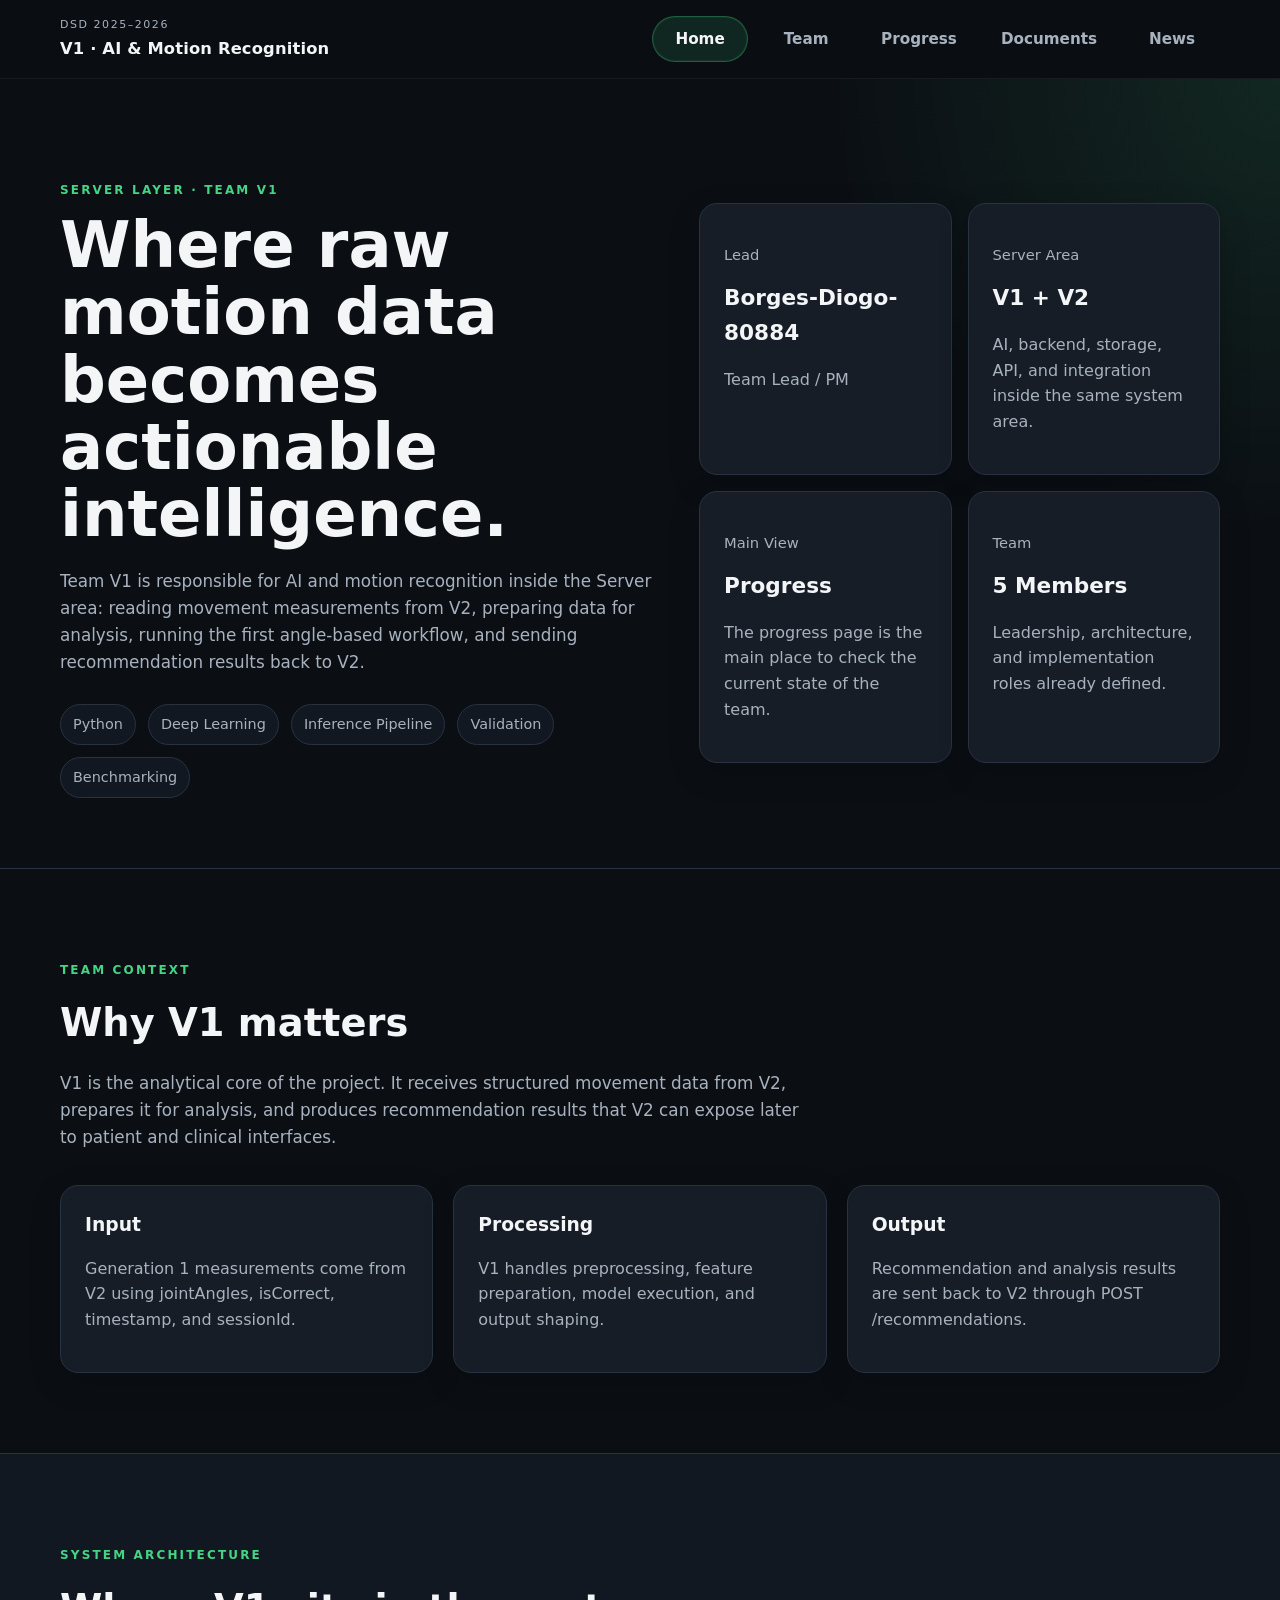
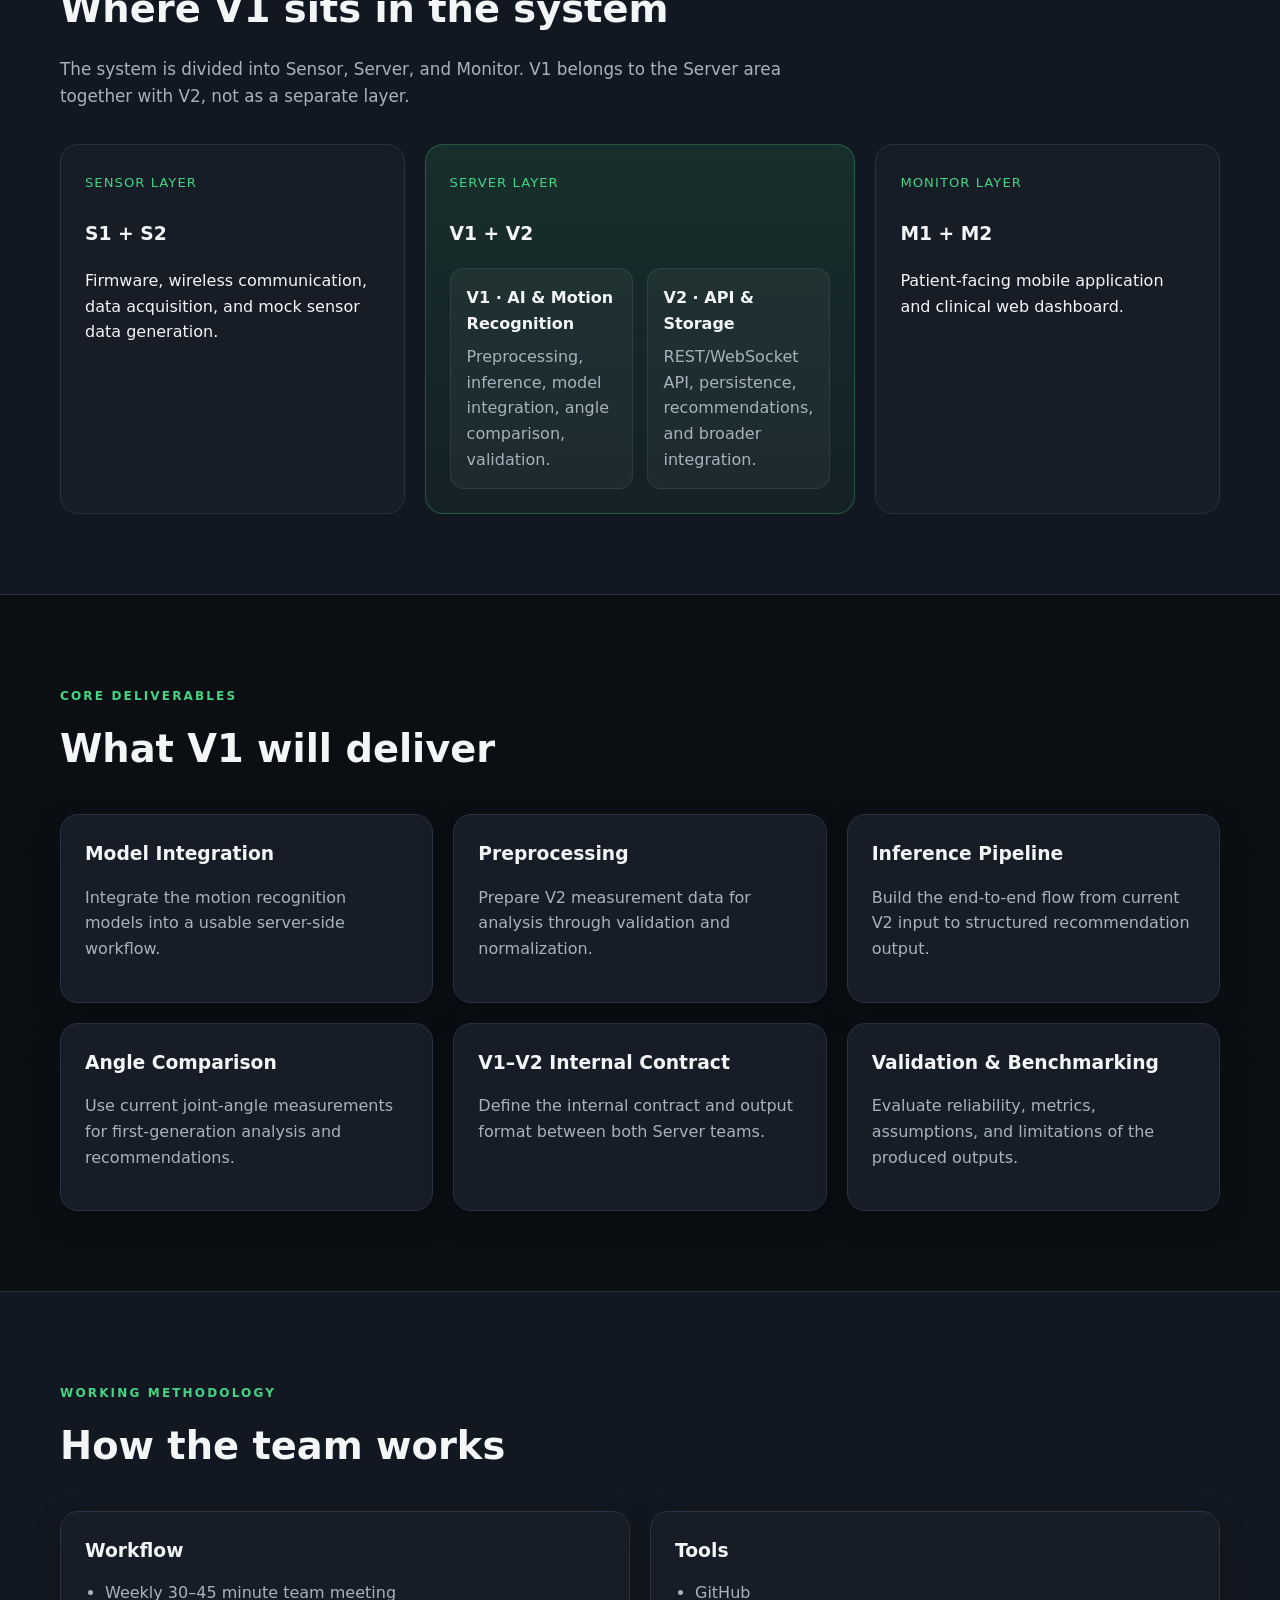
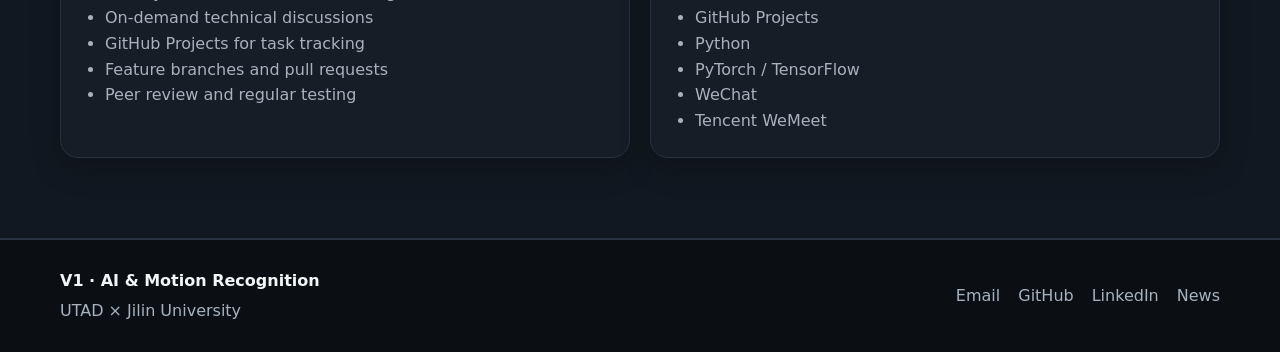
<file: index.html>
<!DOCTYPE html>
<html lang="en">
<head>
  <meta charset="UTF-8" />
  <meta name="viewport" content="width=device-width, initial-scale=1.0" />
  <title>V1 · AI & Motion Recognition</title>
  <meta name="description" content="V1 Team page for AI & Motion Recognition project." />
  <link rel="stylesheet" href="style.css" />
</head>
<body>
  <header class="topbar">
    <div class="container nav">
      <div class="brand">
        <span class="brand-tag">DSD 2025–2026</span>
        <span class="brand-title">V1 · AI & Motion Recognition</span>
      </div>

      <button class="menu-toggle" id="menuToggle" aria-label="Open menu">&#9776;</button>

      <nav id="mainNav" class="nav-links">
        <a href="index.html" class="nav-link">Home</a>
        <a href="team.html" class="nav-link">Team</a>
        <a href="progress.html" class="nav-link">Progress</a>
        <a href="documents.html" class="nav-link">Documents</a>
        <a href="news.html" class="nav-link">News</a>
      </nav>
    </div>
  </header>

  <section id="hero" class="hero">
    <div class="container hero-grid">
      <div>
        <p class="eyebrow">SERVER LAYER · TEAM V1</p>
        <h1>Where raw motion data becomes actionable intelligence.</h1>
        <p class="hero-text">
          Team V1 is responsible for AI and motion recognition inside the Server area:
          reading movement measurements from V2, preparing data for analysis, running the
          first angle-based workflow, and sending recommendation results back to V2.
        </p>

        <div class="hero-tags">
          <span>Python</span>
          <span>Deep Learning</span>
          <span>Inference Pipeline</span>
          <span>Validation</span>
          <span>Benchmarking</span>
        </div>
      </div>

      <div class="hero-cards">
        <div class="card stat-card">
          <p class="stat-label">Lead</p>
          <h3>Borges-Diogo-80884</h3>
          <p>Team Lead / PM</p>
        </div>

        <div class="card stat-card">
          <p class="stat-label">Server Area</p>
          <h3>V1 + V2</h3>
          <p>AI, backend, storage, API, and integration inside the same system area.</p>
        </div>

        <div class="card stat-card">
          <p class="stat-label">Main View</p>
          <h3>Progress</h3>
          <p>The progress page is the main place to check the current state of the team.</p>
        </div>

        <div class="card stat-card">
          <p class="stat-label">Team</p>
          <h3>5 Members</h3>
          <p>Leadership, architecture, and implementation roles already defined.</p>
        </div>
      </div>
    </div>
  </section>


  <section id="context" class="section">
    <div class="container">
      <p class="section-number">TEAM CONTEXT</p>
      <h2>Why V1 matters</h2>
      <p class="section-intro">
        V1 is the analytical core of the project. It receives structured movement data from V2,
        prepares it for analysis, and produces recommendation results that V2 can expose later
        to patient and clinical interfaces.
      </p>

      <div class="grid three">
        <div class="card">
          <h3>Input</h3>
          <p>
            Generation 1 measurements come from V2 using jointAngles, isCorrect, timestamp, and sessionId.
          </p>
        </div>

        <div class="card">
          <h3>Processing</h3>
          <p>
            V1 handles preprocessing, feature preparation, model execution, and output shaping.
          </p>
        </div>

        <div class="card">
          <h3>Output</h3>
          <p>
            Recommendation and analysis results are sent back to V2 through POST /recommendations.
          </p>
        </div>
      </div>
    </div>
  </section>

  <section id="architecture" class="section alt">
    <div class="container">
      <p class="section-number">SYSTEM ARCHITECTURE</p>
      <h2>Where V1 sits in the system</h2>
      <p class="section-intro">
        The system is divided into Sensor, Server, and Monitor. V1 belongs to the Server area
        together with V2, not as a separate layer.
      </p>

      <div class="system-layout">
        <div class="arch-box">
          <span class="arch-label">Sensor Layer</span>
          <h3>S1 + S2</h3>
          <p>
            Firmware, wireless communication, data acquisition, and mock sensor data generation.
          </p>
        </div>

        <div class="arch-box featured server-box">
          <span class="arch-label">Server Layer</span>
          <h3>V1 + V2</h3>

          <div class="server-split">
            <div class="mini-panel">
              <h4>V1 · AI & Motion Recognition</h4>
              <p>Preprocessing, inference, model integration, angle comparison, validation.</p>
            </div>

            <div class="mini-panel">
              <h4>V2 · API & Storage</h4>
              <p>REST/WebSocket API, persistence, recommendations, and broader integration.</p>
            </div>
          </div>
        </div>

        <div class="arch-box">
          <span class="arch-label">Monitor Layer</span>
          <h3>M1 + M2</h3>
          <p>
            Patient-facing mobile application and clinical web dashboard.
          </p>
        </div>
      </div>
    </div>
  </section>

  <section id="deliverables" class="section">
    <div class="container">
      <p class="section-number">CORE DELIVERABLES</p>
      <h2>What V1 will deliver</h2>

      <div class="grid three">
        <div class="card">
          <h3>Model Integration</h3>
          <p>Integrate the motion recognition models into a usable server-side workflow.</p>
        </div>

        <div class="card">
          <h3>Preprocessing</h3>
          <p>Prepare V2 measurement data for analysis through validation and normalization.</p>
        </div>

        <div class="card">
          <h3>Inference Pipeline</h3>
          <p>Build the end-to-end flow from current V2 input to structured recommendation output.</p>
        </div>

        <div class="card">
          <h3>Angle Comparison</h3>
          <p>Use current joint-angle measurements for first-generation analysis and recommendations.</p>
        </div>

        <div class="card">
          <h3>V1–V2 Internal Contract</h3>
          <p>Define the internal contract and output format between both Server teams.</p>
        </div>

        <div class="card">
          <h3>Validation & Benchmarking</h3>
          <p>Evaluate reliability, metrics, assumptions, and limitations of the produced outputs.</p>
        </div>
      </div>
    </div>
  </section>

  <section id="methodology" class="section alt">
    <div class="container">
      <p class="section-number">WORKING METHODOLOGY</p>
      <h2>How the team works</h2>

      <div class="grid two">
        <div class="card">
          <h3>Workflow</h3>
          <ul>
            <li>Weekly 30–45 minute team meeting</li>
            <li>On-demand technical discussions</li>
            <li>GitHub Projects for task tracking</li>
            <li>Feature branches and pull requests</li>
            <li>Peer review and regular testing</li>
          </ul>
        </div>

        <div class="card">
          <h3>Tools</h3>
          <ul>
            <li>GitHub</li>
            <li>GitHub Projects</li>
            <li>Python</li>
            <li>PyTorch / TensorFlow</li>
            <li>WeChat</li>
            <li>Tencent WeMeet</li>
          </ul>
        </div>
      </div>
    </div>
  </section>

  <footer class="footer">
    <div class="container footer-wrap">
      <div>
        <strong>V1 · AI & Motion Recognition</strong>
        <p>UTAD × Jilin University</p>
      </div>

      <div class="footer-links">
        <a href="mailto:al80884@alunos.utad.pt">Email</a>
        <a href="https://github.com/abenjas69" target="_blank">GitHub</a>
        <a href="https://www.linkedin.com/in/diogo-borges-9aba562a7/" target="_blank">LinkedIn</a>
        <a href="news.html">News</a>
      </div>
    </div>
  </footer>

  <script src="script.js"></script>
</body>
</html>
</file>
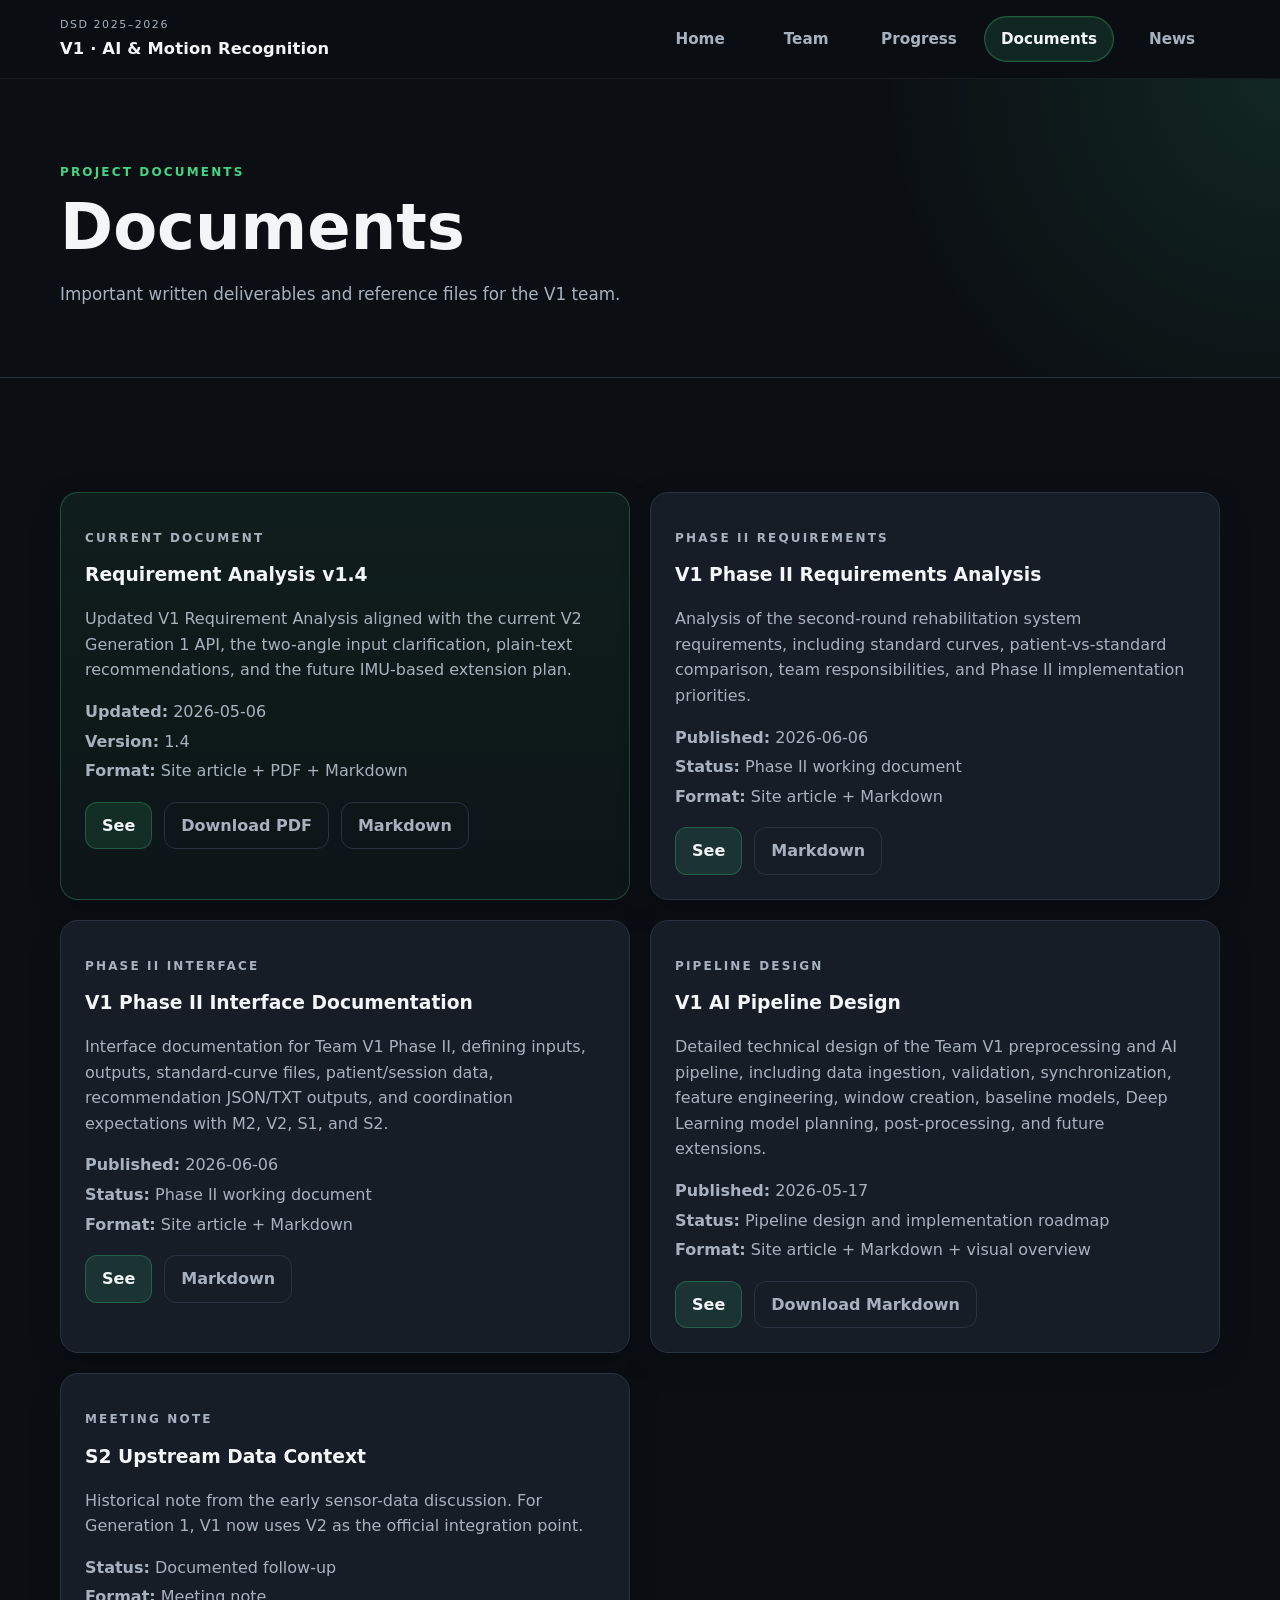
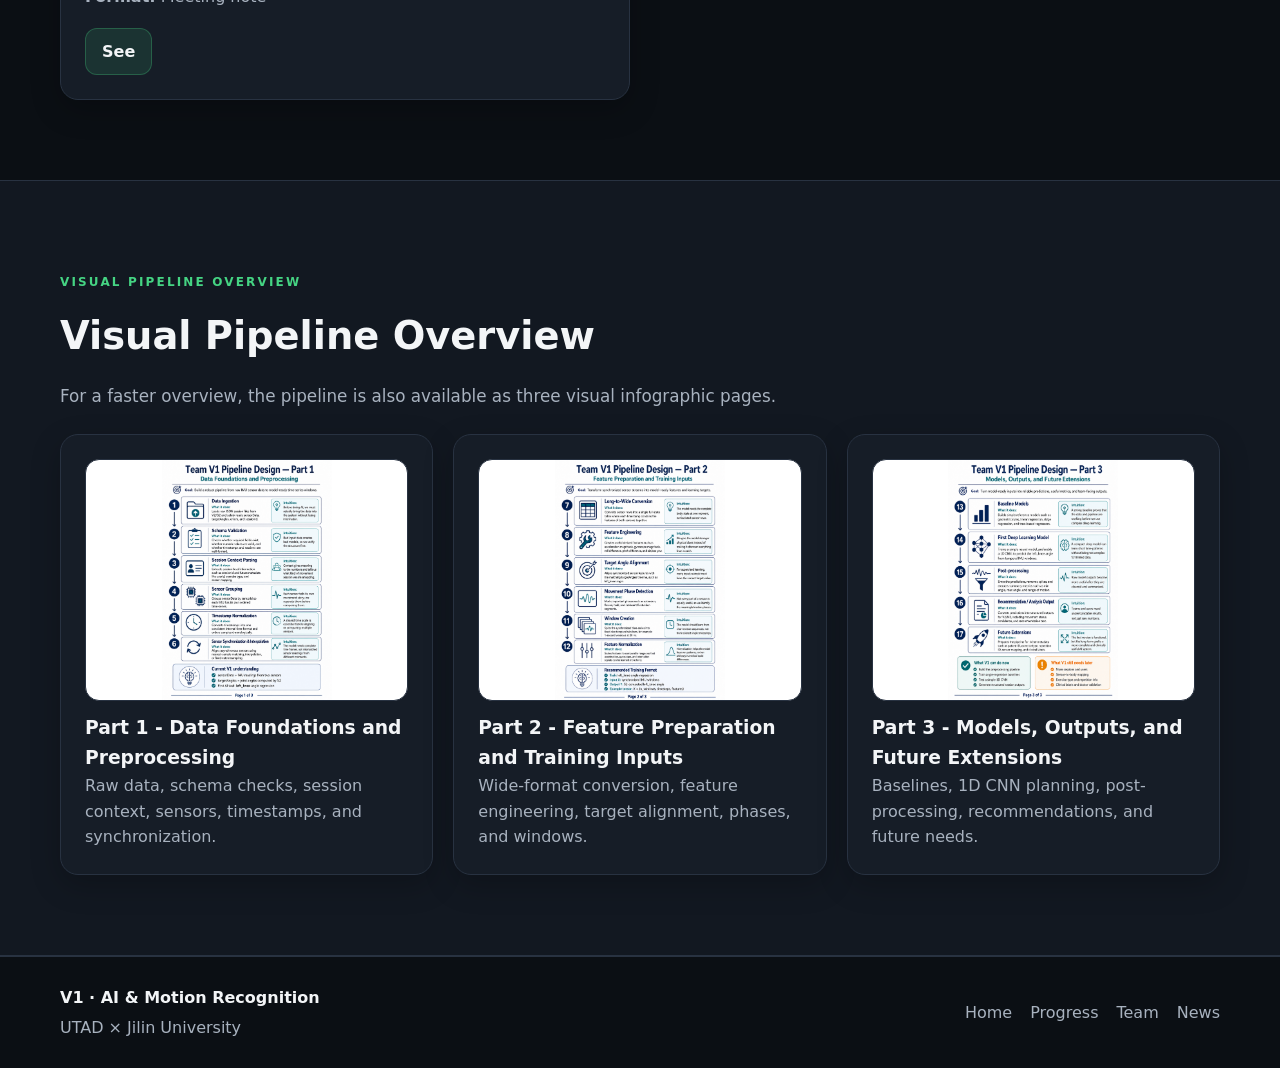
<file: documents.html>
<!DOCTYPE html>
<html lang="en">
<head>
  <meta charset="UTF-8" />
  <meta name="viewport" content="width=device-width, initial-scale=1.0" />
  <title>V1 · Documents</title>
  <meta name="description" content="Project documents for V1 AI & Motion Recognition." />
  <link rel="stylesheet" href="style.css" />
  <style>
    .document-card {
      min-height: 260px;
    }

    .doc-meta {
      margin-top: 14px;
    }

    .doc-meta p {
      margin: 4px 0;
    }

    .doc-actions {
      display: flex;
      gap: 12px;
      flex-wrap: wrap;
      margin-top: 18px;
    }

    .doc-button {
      display: inline-block;
      padding: 10px 16px;
      border-radius: 12px;
      border: 1px solid rgba(69, 212, 131, 0.28);
      background: var(--accent-soft);
      color: var(--text);
      cursor: pointer;
      font: inherit;
      font-weight: 600;
      transition: 0.2s ease;
    }

    .doc-button:hover {
      background: rgba(69, 212, 131, 0.18);
    }

    .doc-button.secondary {
      background: transparent;
      border: 1px solid var(--line);
      color: var(--muted);
    }

    .doc-button.secondary:hover {
      color: var(--text);
      background: rgba(255, 255, 255, 0.05);
    }
  </style>
</head>
<body>
  <header class="topbar">
    <div class="container nav">
      <div class="brand">
        <span class="brand-tag">DSD 2025–2026</span>
        <span class="brand-title">V1 · AI & Motion Recognition</span>
      </div>

      <button class="menu-toggle" id="menuToggle" aria-label="Open menu">&#9776;</button>

      <nav id="mainNav" class="nav-links">
        <a href="index.html" class="nav-link">Home</a>
        <a href="team.html" class="nav-link">Team</a>
        <a href="progress.html" class="nav-link">Progress</a>
        <a href="documents.html" class="nav-link">Documents</a>
        <a href="news.html" class="nav-link">News</a>
      </nav>
    </div>
  </header>

  <section class="hero" style="padding: 72px 0 52px;">
    <div class="container">
      <p class="eyebrow">PROJECT DOCUMENTS</p>
      <h1 style="max-width: none;">Documents</h1>
      <p class="hero-text">
        Important written deliverables and reference files for the V1 team.
      </p>
    </div>
  </section>

  <section class="section">
    <div class="container">
      <div class="grid two">
        <div class="card document-card featured-doc">
          <p class="section-number">CURRENT DOCUMENT</p>
          <h3>Requirement Analysis v1.4</h3>
          <p>
            Updated V1 Requirement Analysis aligned with the current V2 Generation 1 API, the two-angle input
            clarification, plain-text recommendations, and the future IMU-based extension plan.
          </p>

          <div class="doc-meta">
            <p><strong>Updated:</strong> 2026-05-06</p>
            <p><strong>Version:</strong> 1.4</p>
            <p><strong>Format:</strong> Site article + PDF + Markdown</p>
          </div>

          <div class="doc-actions">
            <button class="doc-button" type="button" data-overlay-target="requirementOverlay">See</button>
            <a class="doc-button secondary" href="assets/docs/V1_Requirement_Analysis_v1_4_Updated.pdf" download>Download PDF</a>
            <a class="doc-button secondary" href="assets/docs/V1_Requirement_Analysis_v1_4_Updated.md">Markdown</a>
          </div>
        </div>

        <div class="card document-card">
          <p class="section-number">PHASE II REQUIREMENTS</p>
          <h3>V1 Phase II Requirements Analysis</h3>
          <p>
            Analysis of the second-round rehabilitation system requirements, including standard curves,
            patient-vs-standard comparison, team responsibilities, and Phase II implementation priorities.
          </p>

          <div class="doc-meta">
            <p><strong>Published:</strong> 2026-06-06</p>
            <p><strong>Status:</strong> Phase II working document</p>
            <p><strong>Format:</strong> Site article + Markdown</p>
          </div>

          <div class="doc-actions">
            <button class="doc-button" type="button" data-overlay-target="phase2RequirementsOverlay">See</button>
            <a class="doc-button secondary" href="assets/docs/v1_phase2_requirements_analysis.md">Markdown</a>
          </div>
        </div>

        <div class="card document-card">
          <p class="section-number">PHASE II INTERFACE</p>
          <h3>V1 Phase II Interface Documentation</h3>
          <p>
            Interface documentation for Team V1 Phase II, defining inputs, outputs, standard-curve files,
            patient/session data, recommendation JSON/TXT outputs, and coordination expectations with
            M2, V2, S1, and S2.
          </p>

          <div class="doc-meta">
            <p><strong>Published:</strong> 2026-06-06</p>
            <p><strong>Status:</strong> Phase II working document</p>
            <p><strong>Format:</strong> Site article + Markdown</p>
          </div>

          <div class="doc-actions">
            <button class="doc-button" type="button" data-overlay-target="phase2InterfaceOverlay">See</button>
            <a class="doc-button secondary" href="assets/docs/V1_Phase2_Interface_Documentation.md">Markdown</a>
          </div>
        </div>

        <div class="card document-card">
          <p class="section-number">PIPELINE DESIGN</p>
          <h3>V1 AI Pipeline Design</h3>
          <p>
            Detailed technical design of the Team V1 preprocessing and AI pipeline, including data ingestion,
            validation, synchronization, feature engineering, window creation, baseline models, Deep Learning
            model planning, post-processing, and future extensions.
          </p>

          <div class="doc-meta">
            <p><strong>Published:</strong> 2026-05-17</p>
            <p><strong>Status:</strong> Pipeline design and implementation roadmap</p>
            <p><strong>Format:</strong> Site article + Markdown + visual overview</p>
          </div>

          <div class="doc-actions">
            <button class="doc-button" type="button" data-overlay-target="pipelineOverlay">See</button>
            <a class="doc-button secondary" href="assets/docs/v1-pipeline-design.md" download>Download Markdown</a>
          </div>
        </div>

        <div class="card document-card">
          <p class="section-number">MEETING NOTE</p>
          <h3>S2 Upstream Data Context</h3>
          <p>
            Historical note from the early sensor-data discussion. For Generation 1, V1 now uses V2 as the
            official integration point.
          </p>

          <div class="doc-meta">
            <p><strong>Status:</strong> Documented follow-up</p>
            <p><strong>Format:</strong> Meeting note</p>
          </div>

          <div class="doc-actions">
            <button class="doc-button" type="button" data-overlay-target="s2MeetingOverlay">See</button>
          </div>
        </div>
      </div>
    </div>
  </section>

  <section class="section alt" id="visualPipelineOverview">
    <div class="container">
      <p class="section-number">VISUAL PIPELINE OVERVIEW</p>
      <h2>Visual Pipeline Overview</h2>
      <p class="section-intro">
        For a faster overview, the pipeline is also available as three visual infographic pages.
      </p>

      <div class="pipeline-preview-grid">
        <a class="card pipeline-preview-card" href="assets/img/pipeline/v1-pipeline-part-1.png" target="_blank" rel="noopener">
          <img src="assets/img/pipeline/v1-pipeline-part-1.png" alt="Team V1 Pipeline Design Part 1: Data Foundations and Preprocessing" />
          <div>
            <h3>Part 1 - Data Foundations and Preprocessing</h3>
            <p>Raw data, schema checks, session context, sensors, timestamps, and synchronization.</p>
          </div>
        </a>

        <a class="card pipeline-preview-card" href="assets/img/pipeline/v1-pipeline-part-2.png" target="_blank" rel="noopener">
          <img src="assets/img/pipeline/v1-pipeline-part-2.png" alt="Team V1 Pipeline Design Part 2: Feature Preparation and Training Inputs" />
          <div>
            <h3>Part 2 - Feature Preparation and Training Inputs</h3>
            <p>Wide-format conversion, feature engineering, target alignment, phases, and windows.</p>
          </div>
        </a>

        <a class="card pipeline-preview-card" href="assets/img/pipeline/v1-pipeline-part-3.png" target="_blank" rel="noopener">
          <img src="assets/img/pipeline/v1-pipeline-part-3.png" alt="Team V1 Pipeline Design Part 3: Models, Outputs, and Future Extensions" />
          <div>
            <h3>Part 3 - Models, Outputs, and Future Extensions</h3>
            <p>Baselines, 1D CNN planning, post-processing, recommendations, and future needs.</p>
          </div>
        </a>
      </div>
    </div>
  </section>

  <div class="doc-overlay" id="s2MeetingOverlay" role="dialog" aria-modal="true" aria-labelledby="s2MeetingTitle">
    <div class="doc-overlay-inner">
      <div class="doc-overlay-topbar">
        <div>
          <p class="section-number">MEETING NOTE</p>
          <h2 id="s2MeetingTitle">S2 Upstream Data Context</h2>
          <p class="doc-summary-text">
            Record of the early sensor-data discussion, kept as upstream context for future richer interfaces.
          </p>
        </div>

        <div class="doc-overlay-actions">
          <button class="doc-close-button" type="button" data-overlay-close>Close</button>
        </div>
      </div>

      <div class="doc-overlay-content">
        <div class="detail-box">
          <h3>Original data questions</h3>
          <p>
            V1 identified the data that would be useful for a richer motion-recognition pipeline:
          </p>
          <ul class="status-list">
            <li>
              <span class="item-text">Measured sensor data or motion stream.</span>
            </li>
            <li>
              <span class="item-text">Timestamp or sequence information.</span>
            </li>
            <li>
              <span class="item-text">Sensor or joint identification, if available.</span>
            </li>
            <li>
              <span class="item-text">Payload format and units defined in IF1.</span>
            </li>
            <li>
              <span class="item-text">Payload status and error information.</span>
            </li>
            <li>
              <span class="item-text">Target angle or expected values used for comparison.</span>
            </li>
          </ul>
        </div>

        <div class="grid two detail-grid">
          <div class="detail-box">
            <h3>S2 response</h3>
            <p>
              S2 confirmed that sensor-side data can be provided, but explained that the expected target angle
              may not belong to S2 and may instead be stored in the V2 database.
            </p>
            <ul class="status-list">
              <li>
                <span class="item-date">Confirmed by S2</span>
                <span class="item-text">Measured data, timing or sequence information, identifiers when available, format and units, and payload status or error information can be provided as upstream sensor context.</span>
              </li>
              <li>
                <span class="item-date">Ownership note</span>
                <span class="item-text">Target angle or expected values should be confirmed through V2, because V2 is the direct integration point for V1.</span>
              </li>
            </ul>
          </div>

          <div class="detail-box">
            <h3>Current V1 follow-up</h3>
            <ul class="status-list">
              <li>
                <span class="item-date">Generation 1</span>
                <span class="item-text">Use V2 as the official V1 data source and output destination.</span>
              </li>
              <li>
                <span class="item-date">V1-V2</span>
                <span class="item-text">Work with the current V2 API using jointAngles, isCorrect, timestamp, and sessionId.</span>
              </li>
              <li>
                <span class="item-date">Future extension</span>
                <span class="item-text">Revisit targetAngles, sensorData, and errors with V2 after Generation 1.</span>
              </li>
            </ul>
          </div>
        </div>
      </div>
    </div>
  </div>

  <div class="doc-overlay" id="requirementOverlay" role="dialog" aria-modal="true" aria-labelledby="requirementTitle">
    <div class="doc-overlay-inner">
      <div class="doc-overlay-topbar">
        <div>
          <p class="section-number">DOCUMENT</p>
          <h2 id="requirementTitle">Requirement Analysis v1.4</h2>
          <p class="doc-summary-text">
            Rendered site article generated from the updated Markdown document.
          </p>
        </div>

        <div class="doc-overlay-actions">
          <a class="doc-button" href="assets/docs/V1_Requirement_Analysis_v1_4_Updated.html">Open full page</a>
          <a class="doc-button secondary" href="assets/docs/V1_Requirement_Analysis_v1_4_Updated.pdf" download>Download PDF</a>
          <a class="doc-button secondary" href="assets/docs/V1_Requirement_Analysis_v1_4_Updated.md">Markdown</a>
          <button class="doc-close-button" type="button" data-overlay-close>Close</button>
        </div>
      </div>

      <div class="doc-overlay-content frame-content">
        <iframe class="doc-overlay-frame" src="assets/docs/V1_Requirement_Analysis_v1_4_Updated.html" title="Requirement Analysis v1.4"></iframe>
      </div>
    </div>
  </div>

  <div class="doc-overlay" id="phase2RequirementsOverlay" role="dialog" aria-modal="true" aria-labelledby="phase2RequirementsTitle">
    <div class="doc-overlay-inner">
      <div class="doc-overlay-topbar">
        <div>
          <p class="section-number">PHASE II DOCUMENT</p>
          <h2 id="phase2RequirementsTitle">V1 Phase II Requirements Analysis</h2>
          <p class="doc-summary-text">
            Rendered site article generated from the Phase II requirements Markdown document.
          </p>
        </div>

        <div class="doc-overlay-actions">
          <a class="doc-button" href="assets/docs/v1-phase2-requirements-analysis.html">Open full page</a>
          <a class="doc-button secondary" href="assets/docs/v1_phase2_requirements_analysis.md">Markdown</a>
          <button class="doc-close-button" type="button" data-overlay-close>Close</button>
        </div>
      </div>

      <div class="doc-overlay-content frame-content">
        <iframe class="doc-overlay-frame" src="assets/docs/v1-phase2-requirements-analysis.html" title="V1 Phase II Requirements Analysis"></iframe>
      </div>
    </div>
  </div>

  <div class="doc-overlay" id="phase2InterfaceOverlay" role="dialog" aria-modal="true" aria-labelledby="phase2InterfaceTitle">
    <div class="doc-overlay-inner">
      <div class="doc-overlay-topbar">
        <div>
          <p class="section-number">PHASE II DOCUMENT</p>
          <h2 id="phase2InterfaceTitle">V1 Phase II Interface Documentation</h2>
          <p class="doc-summary-text">
            Rendered site article generated from the Phase II interface Markdown document.
          </p>
        </div>

        <div class="doc-overlay-actions">
          <a class="doc-button" href="assets/docs/v1-phase2-interface-documentation.html">Open full page</a>
          <a class="doc-button secondary" href="assets/docs/V1_Phase2_Interface_Documentation.md">Markdown</a>
          <button class="doc-close-button" type="button" data-overlay-close>Close</button>
        </div>
      </div>

      <div class="doc-overlay-content frame-content">
        <iframe class="doc-overlay-frame" src="assets/docs/v1-phase2-interface-documentation.html" title="V1 Phase II Interface Documentation"></iframe>
      </div>
    </div>
  </div>

  <div class="doc-overlay" id="pipelineOverlay" role="dialog" aria-modal="true" aria-labelledby="pipelineTitle">
    <div class="doc-overlay-inner">
      <div class="doc-overlay-topbar">
        <div>
          <p class="section-number">PIPELINE DESIGN</p>
          <h2 id="pipelineTitle">V1 AI Pipeline Design</h2>
          <p class="doc-summary-text">
            Rendered site article for the Team V1 preprocessing and AI pipeline design.
          </p>
        </div>

        <div class="doc-overlay-actions">
          <a class="doc-button" href="assets/docs/v1-pipeline-design.html">Open full page</a>
          <a class="doc-button secondary" href="assets/docs/v1-pipeline-design.md" download>Download Markdown</a>
          <button class="doc-close-button" type="button" data-overlay-close>Close</button>
        </div>
      </div>

      <div class="doc-overlay-content frame-content">
        <iframe class="doc-overlay-frame" src="assets/docs/v1-pipeline-design.html" title="V1 AI Pipeline Design"></iframe>
      </div>
    </div>
  </div>

  <footer class="footer">
    <div class="container footer-wrap">
      <div>
        <strong>V1 · AI & Motion Recognition</strong>
        <p>UTAD × Jilin University</p>
      </div>

      <div class="footer-links">
        <a href="index.html">Home</a>
        <a href="progress.html">Progress</a>
        <a href="team.html">Team</a>
        <a href="news.html">News</a>
      </div>
    </div>
  </footer>

  <script src="script.js"></script>
</body>
</html>
</file>
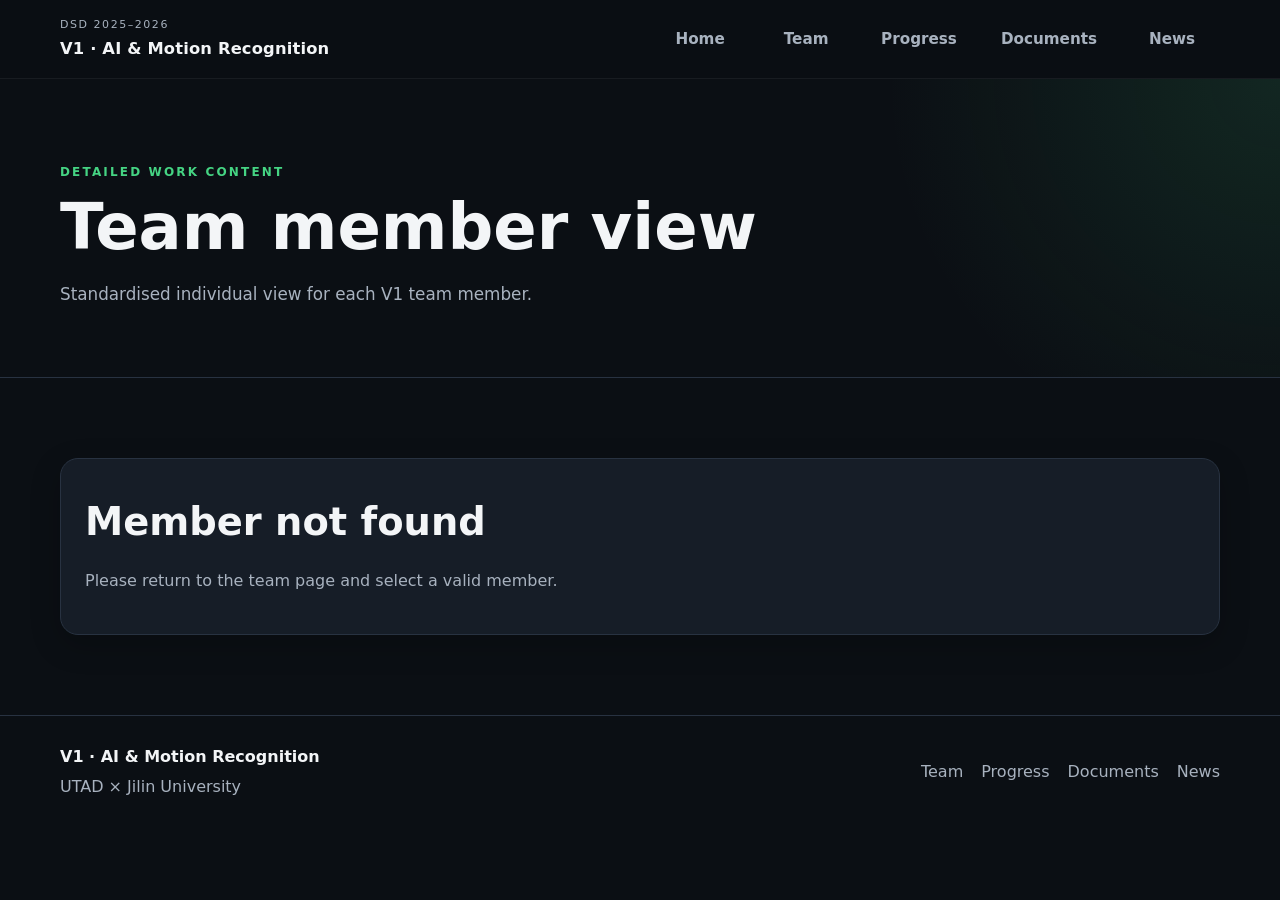
<file: member.html>
<!DOCTYPE html>
<html lang="en">
<head>
  <meta charset="UTF-8" />
  <meta name="viewport" content="width=device-width, initial-scale=1.0" />
  <title>V1 · Member</title>
  <meta name="description" content="Detailed work content for a V1 team member." />
  <link rel="stylesheet" href="style.css" />
</head>
<body>
  <header class="topbar">
    <div class="container nav">
      <div class="brand">
        <span class="brand-tag">DSD 2025–2026</span>
        <span class="brand-title">V1 · AI & Motion Recognition</span>
      </div>

      <button class="menu-toggle" id="menuToggle" aria-label="Open menu">&#9776;</button>

      <nav id="mainNav" class="nav-links">
        <a href="index.html" class="nav-link">Home</a>
        <a href="team.html" class="nav-link">Team</a>
        <a href="progress.html" class="nav-link">Progress</a>
        <a href="documents.html" class="nav-link">Documents</a>
        <a href="news.html" class="nav-link">News</a>
      </nav>
    </div>
  </header>

  <section class="hero" style="padding: 72px 0 52px;">
    <div class="container">
      <p class="eyebrow">DETAILED WORK CONTENT</p>
      <h1 style="max-width: none;">Team member view</h1>
      <p class="hero-text">
        Standardised individual view for each V1 team member.
      </p>
    </div>
  </section>

  <section class="section">
    <div class="container">
      <div id="memberDetail"></div>
    </div>
  </section>

  <footer class="footer">
    <div class="container footer-wrap">
      <div>
        <strong>V1 · AI & Motion Recognition</strong>
        <p>UTAD × Jilin University</p>
      </div>

      <div class="footer-links">
        <a href="team.html">Team</a>
        <a href="progress.html">Progress</a>
        <a href="documents.html">Documents</a>
        <a href="news.html">News</a>
      </div>
    </div>
  </footer>

  <script src="team-data.js"></script>
  <script src="script.js"></script>
</body>
</html>
</file>
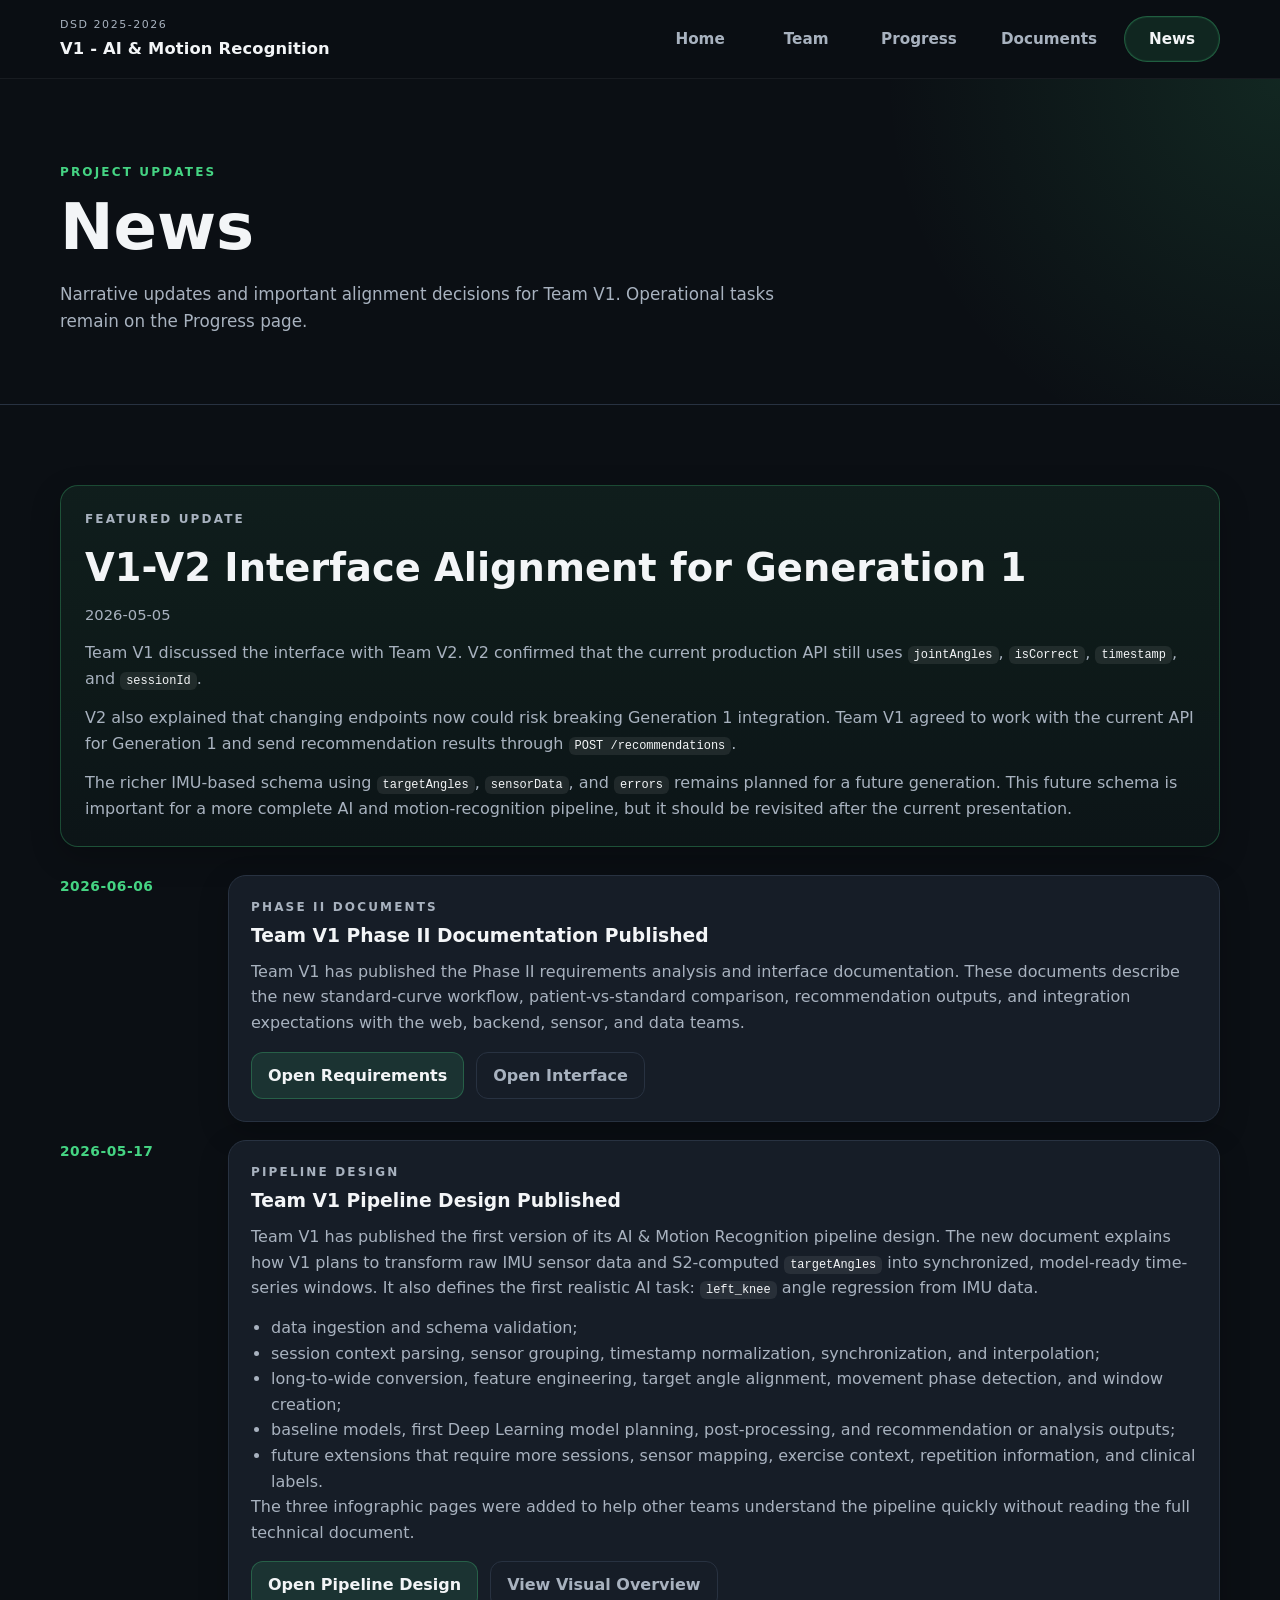
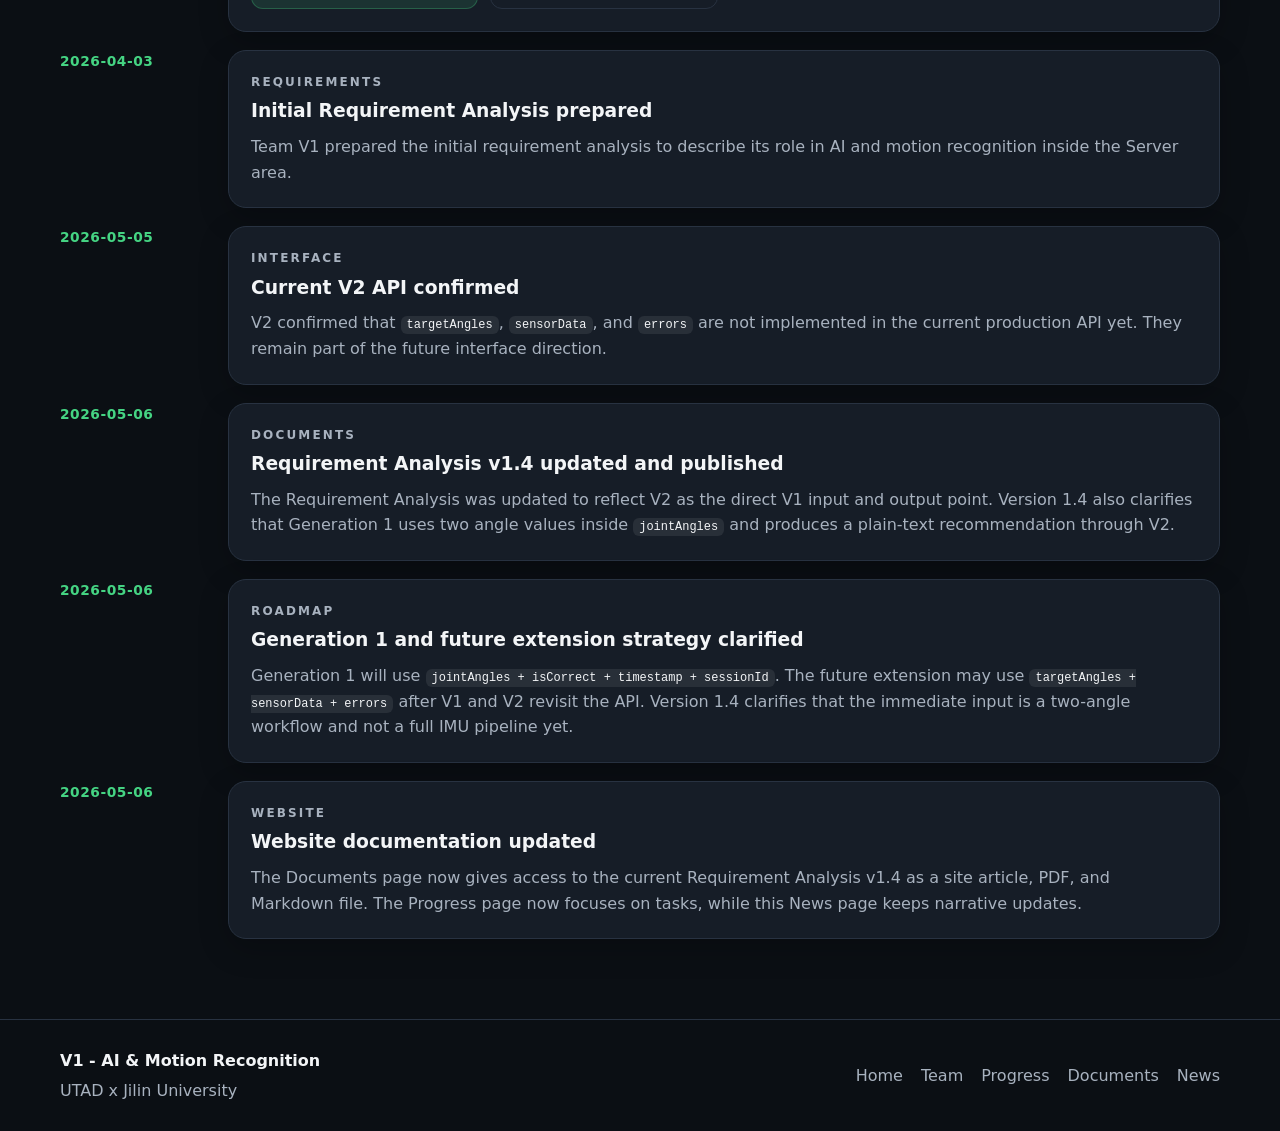
<file: news.html>
<!DOCTYPE html>
<html lang="en">
<head>
  <meta charset="UTF-8" />
  <meta name="viewport" content="width=device-width, initial-scale=1.0" />
  <title>V1 - News</title>
  <meta name="description" content="News and project updates for V1 AI & Motion Recognition." />
  <link rel="stylesheet" href="style.css" />
</head>
<body>
  <header class="topbar">
    <div class="container nav">
      <div class="brand">
        <span class="brand-tag">DSD 2025-2026</span>
        <span class="brand-title">V1 - AI & Motion Recognition</span>
      </div>

      <button class="menu-toggle" id="menuToggle" aria-label="Open menu">&#9776;</button>

      <nav id="mainNav" class="nav-links">
        <a href="index.html" class="nav-link">Home</a>
        <a href="team.html" class="nav-link">Team</a>
        <a href="progress.html" class="nav-link">Progress</a>
        <a href="documents.html" class="nav-link">Documents</a>
        <a href="news.html" class="nav-link">News</a>
      </nav>
    </div>
  </header>

  <section class="hero" style="padding: 72px 0 52px;">
    <div class="container">
      <p class="eyebrow">PROJECT UPDATES</p>
      <h1 style="max-width: none;">News</h1>
      <p class="hero-text">
        Narrative updates and important alignment decisions for Team V1. Operational tasks remain on the Progress page.
      </p>
    </div>
  </section>

  <section class="section">
    <div class="container">
      <article class="news-feature card">
        <div>
          <p class="section-number">FEATURED UPDATE</p>
          <h2>V1-V2 Interface Alignment for Generation 1</h2>
          <p class="news-meta">2026-05-05</p>
        </div>

        <p>
          Team V1 discussed the interface with Team V2. V2 confirmed that the current production API still uses
          <code>jointAngles</code>, <code>isCorrect</code>, <code>timestamp</code>, and <code>sessionId</code>.
        </p>
        <p>
          V2 also explained that changing endpoints now could risk breaking Generation 1 integration. Team V1
          agreed to work with the current API for Generation 1 and send recommendation results through
          <code>POST /recommendations</code>.
        </p>
        <p>
          The richer IMU-based schema using <code>targetAngles</code>, <code>sensorData</code>, and <code>errors</code>
          remains planned for a future generation. This future schema is important for a more complete AI and
          motion-recognition pipeline, but it should be revisited after the current presentation.
        </p>
      </article>

      <div class="news-timeline">
        <article class="news-item">
          <div class="news-date">2026-06-06</div>
          <div class="news-content card">
            <p class="section-number">PHASE II DOCUMENTS</p>
            <h3>Team V1 Phase II Documentation Published</h3>
            <p>
              Team V1 has published the Phase II requirements analysis and interface documentation. These documents
              describe the new standard-curve workflow, patient-vs-standard comparison, recommendation outputs, and
              integration expectations with the web, backend, sensor, and data teams.
            </p>
            <div class="doc-actions news-actions">
              <a class="doc-button" href="assets/docs/v1-phase2-requirements-analysis.html">Open Requirements</a>
              <a class="doc-button secondary" href="assets/docs/v1-phase2-interface-documentation.html">Open Interface</a>
            </div>
          </div>
        </article>

        <article class="news-item">
          <div class="news-date">2026-05-17</div>
          <div class="news-content card">
            <p class="section-number">PIPELINE DESIGN</p>
            <h3>Team V1 Pipeline Design Published</h3>
            <p>
              Team V1 has published the first version of its AI & Motion Recognition pipeline design. The new
              document explains how V1 plans to transform raw IMU sensor data and S2-computed
              <code>targetAngles</code> into synchronized, model-ready time-series windows. It also defines the first
              realistic AI task: <code>left_knee</code> angle regression from IMU data.
            </p>
            <ul>
              <li>data ingestion and schema validation;</li>
              <li>session context parsing, sensor grouping, timestamp normalization, synchronization, and interpolation;</li>
              <li>long-to-wide conversion, feature engineering, target angle alignment, movement phase detection, and window creation;</li>
              <li>baseline models, first Deep Learning model planning, post-processing, and recommendation or analysis outputs;</li>
              <li>future extensions that require more sessions, sensor mapping, exercise context, repetition information, and clinical labels.</li>
            </ul>
            <p>
              The three infographic pages were added to help other teams understand the pipeline quickly without
              reading the full technical document.
            </p>
            <div class="doc-actions news-actions">
              <a class="doc-button" href="assets/docs/v1-pipeline-design.html">Open Pipeline Design</a>
              <a class="doc-button secondary" href="documents.html#visualPipelineOverview">View Visual Overview</a>
            </div>
          </div>
        </article>

        <article class="news-item">
          <div class="news-date">2026-04-03</div>
          <div class="news-content card">
            <p class="section-number">REQUIREMENTS</p>
            <h3>Initial Requirement Analysis prepared</h3>
            <p>
              Team V1 prepared the initial requirement analysis to describe its role in AI and motion recognition
              inside the Server area.
            </p>
          </div>
        </article>

        <article class="news-item">
          <div class="news-date">2026-05-05</div>
          <div class="news-content card">
            <p class="section-number">INTERFACE</p>
            <h3>Current V2 API confirmed</h3>
            <p>
              V2 confirmed that <code>targetAngles</code>, <code>sensorData</code>, and <code>errors</code> are not
              implemented in the current production API yet. They remain part of the future interface direction.
            </p>
          </div>
        </article>

        <article class="news-item">
          <div class="news-date">2026-05-06</div>
          <div class="news-content card">
            <p class="section-number">DOCUMENTS</p>
            <h3>Requirement Analysis v1.4 updated and published</h3>
            <p>
              The Requirement Analysis was updated to reflect V2 as the direct V1 input and output point. Version 1.4
              also clarifies that Generation 1 uses two angle values inside <code>jointAngles</code> and produces a
              plain-text recommendation through V2.
            </p>
          </div>
        </article>

        <article class="news-item">
          <div class="news-date">2026-05-06</div>
          <div class="news-content card">
            <p class="section-number">ROADMAP</p>
            <h3>Generation 1 and future extension strategy clarified</h3>
            <p>
              Generation 1 will use <code>jointAngles + isCorrect + timestamp + sessionId</code>. The future extension
              may use <code>targetAngles + sensorData + errors</code> after V1 and V2 revisit the API. Version 1.4
              clarifies that the immediate input is a two-angle workflow and not a full IMU pipeline yet.
            </p>
          </div>
        </article>

        <article class="news-item">
          <div class="news-date">2026-05-06</div>
          <div class="news-content card">
            <p class="section-number">WEBSITE</p>
            <h3>Website documentation updated</h3>
            <p>
              The Documents page now gives access to the current Requirement Analysis v1.4 as a site article, PDF, and
              Markdown file. The Progress page now focuses on tasks, while this News page keeps narrative updates.
            </p>
          </div>
        </article>
      </div>
    </div>
  </section>

  <footer class="footer">
    <div class="container footer-wrap">
      <div>
        <strong>V1 - AI & Motion Recognition</strong>
        <p>UTAD x Jilin University</p>
      </div>

      <div class="footer-links">
        <a href="index.html">Home</a>
        <a href="team.html">Team</a>
        <a href="progress.html">Progress</a>
        <a href="documents.html">Documents</a>
        <a href="news.html">News</a>
      </div>
    </div>
  </footer>

  <script src="script.js"></script>
</body>
</html>
</file>
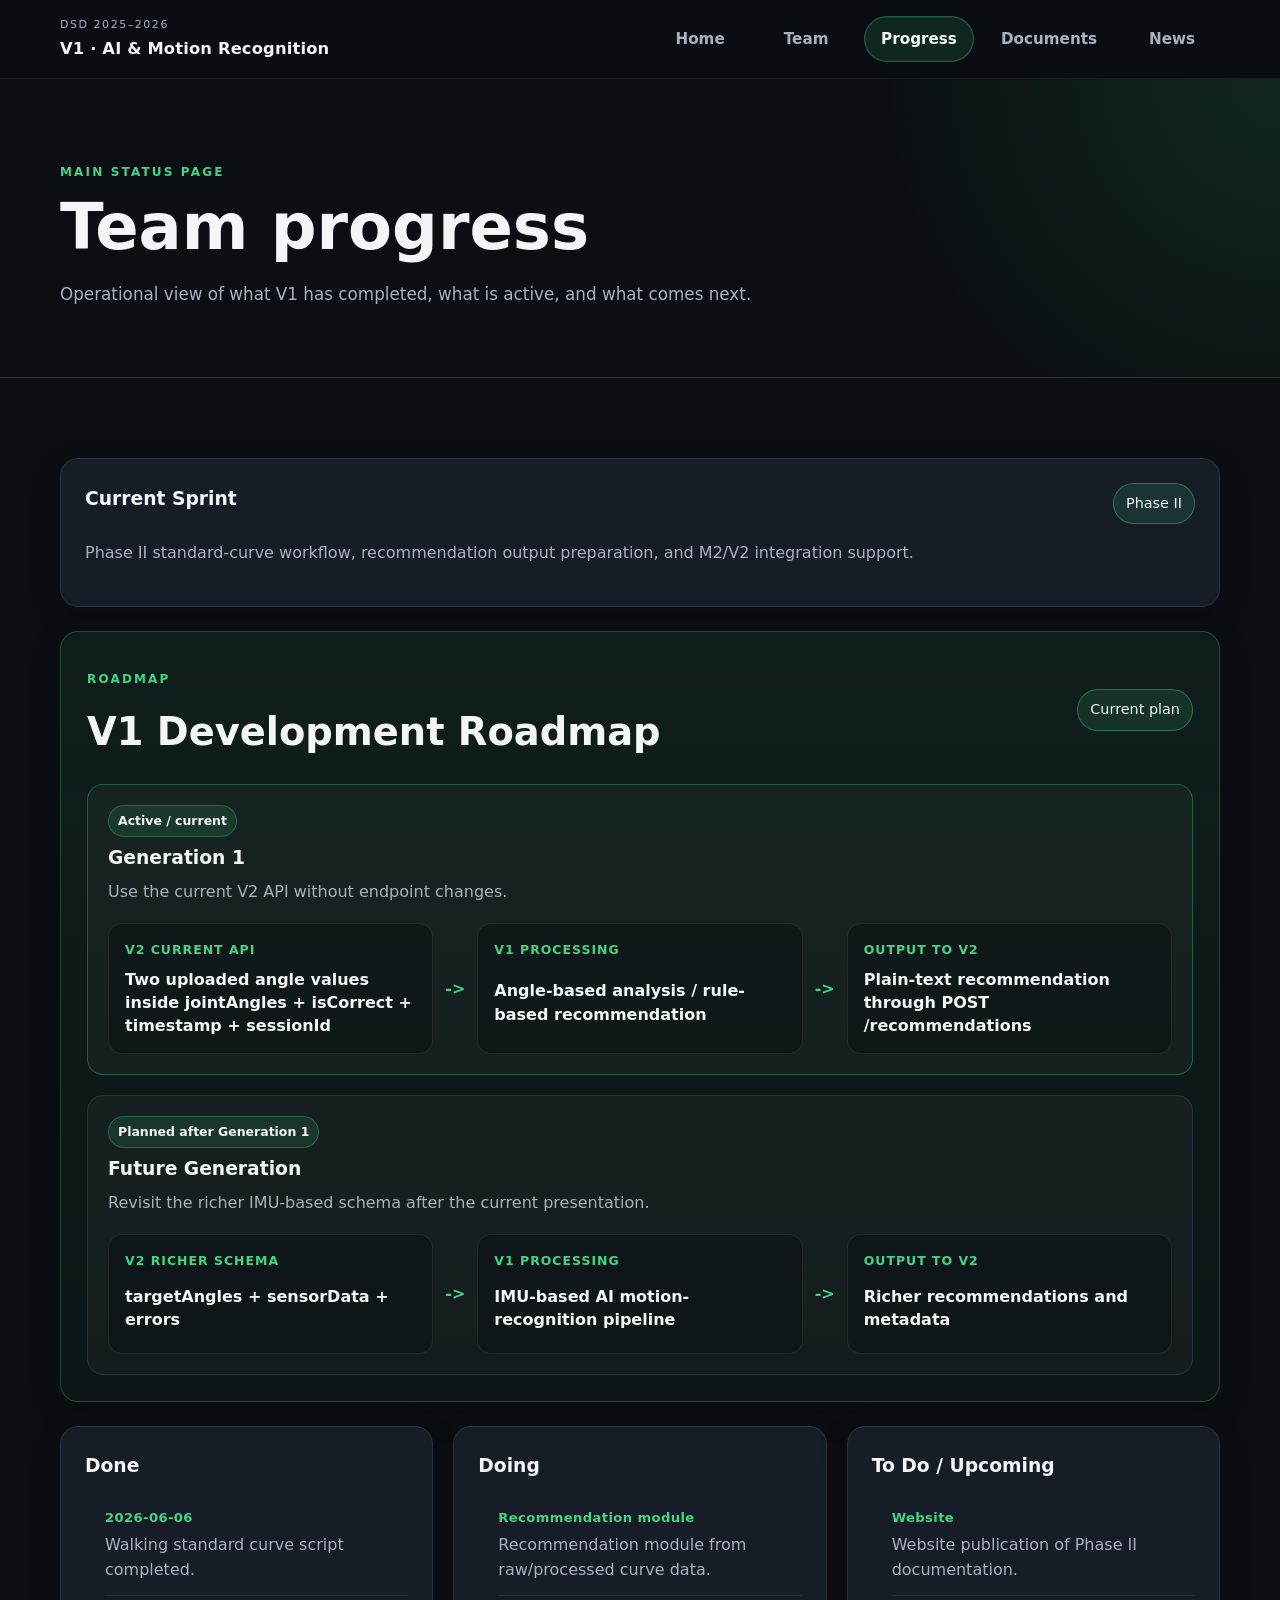
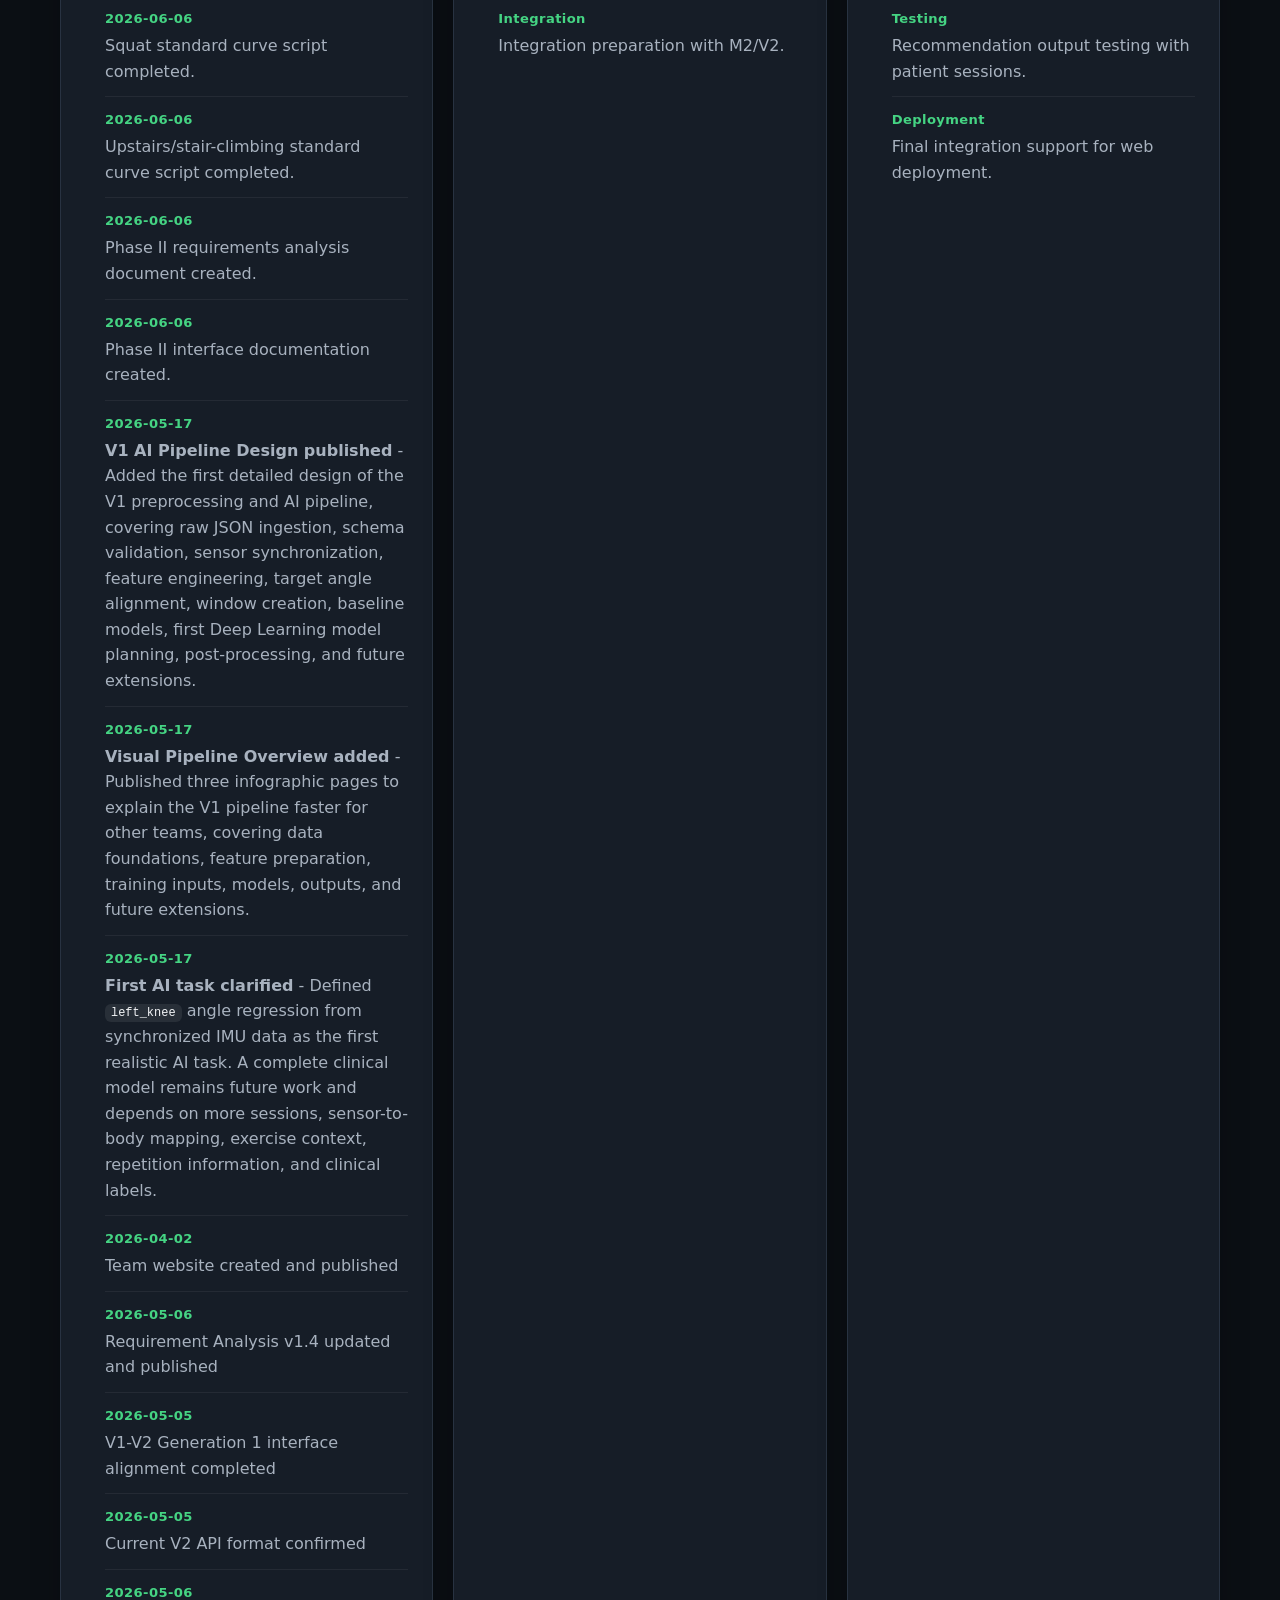
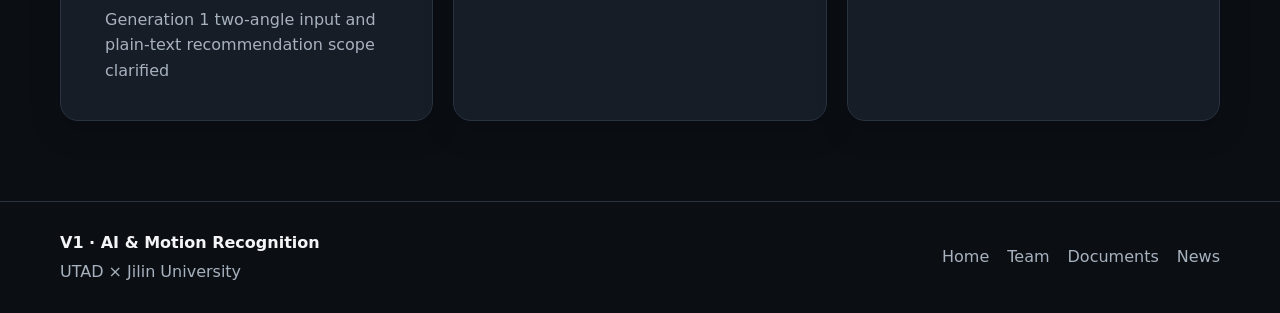
<file: progress.html>
<!DOCTYPE html>
<html lang="en">
<head>
  <meta charset="UTF-8" />
  <meta name="viewport" content="width=device-width, initial-scale=1.0" />
  <title>V1 · Progress</title>
  <meta name="description" content="Progress page for V1 AI & Motion Recognition." />
  <link rel="stylesheet" href="style.css" />
</head>
<body>
  <header class="topbar">
    <div class="container nav">
      <div class="brand">
        <span class="brand-tag">DSD 2025–2026</span>
        <span class="brand-title">V1 · AI & Motion Recognition</span>
      </div>

      <button class="menu-toggle" id="menuToggle" aria-label="Open menu">&#9776;</button>

      <nav id="mainNav" class="nav-links">
        <a href="index.html" class="nav-link">Home</a>
        <a href="team.html" class="nav-link">Team</a>
        <a href="progress.html" class="nav-link">Progress</a>
        <a href="documents.html" class="nav-link">Documents</a>
        <a href="news.html" class="nav-link">News</a>
      </nav>
    </div>
  </header>

  <section class="hero" style="padding: 72px 0 52px;">
    <div class="container">
      <p class="eyebrow">MAIN STATUS PAGE</p>
      <h1 style="max-width: none;">Team progress</h1>
      <p class="hero-text">
        Operational view of what V1 has completed, what is active, and what comes next.
      </p>
    </div>
  </section>

  <section class="section">
    <div class="container">
      <div class="card">
        <div class="card-top">
          <h3>Current Sprint</h3>
          <span class="badge active">Phase II</span>
        </div>
        <p>
          Phase II standard-curve workflow, recommendation output preparation, and M2/V2 integration support.
        </p>
      </div>

      <div class="roadmap-card">
        <div class="card-top">
          <div>
            <p class="section-number">ROADMAP</p>
            <h2>V1 Development Roadmap</h2>
          </div>
          <span class="badge active">Current plan</span>
        </div>

        <div class="roadmap-grid">
          <div class="roadmap-lane active-lane">
            <div class="roadmap-lane-header">
              <span class="roadmap-status">Active / current</span>
              <h3>Generation 1</h3>
              <p>Use the current V2 API without endpoint changes.</p>
            </div>

            <div class="roadmap-flow">
              <div class="roadmap-node">
                <span>V2 Current API</span>
                <strong>Two uploaded angle values inside jointAngles + isCorrect + timestamp + sessionId</strong>
              </div>
              <div class="roadmap-arrow">-></div>
              <div class="roadmap-node">
                <span>V1 Processing</span>
                <strong>Angle-based analysis / rule-based recommendation</strong>
              </div>
              <div class="roadmap-arrow">-></div>
              <div class="roadmap-node">
                <span>Output to V2</span>
                <strong>Plain-text recommendation through POST /recommendations</strong>
              </div>
            </div>
          </div>

          <div class="roadmap-lane future-lane">
            <div class="roadmap-lane-header">
              <span class="roadmap-status">Planned after Generation 1</span>
              <h3>Future Generation</h3>
              <p>Revisit the richer IMU-based schema after the current presentation.</p>
            </div>

            <div class="roadmap-flow">
              <div class="roadmap-node">
                <span>V2 Richer Schema</span>
                <strong>targetAngles + sensorData + errors</strong>
              </div>
              <div class="roadmap-arrow">-></div>
              <div class="roadmap-node">
                <span>V1 Processing</span>
                <strong>IMU-based AI motion-recognition pipeline</strong>
              </div>
              <div class="roadmap-arrow">-></div>
              <div class="roadmap-node">
                <span>Output to V2</span>
                <strong>Richer recommendations and metadata</strong>
              </div>
            </div>
          </div>
        </div>
      </div>

      <div class="grid three" style="margin-top: 24px;">
        <div class="card">
          <h3>Done</h3>
          <ul class="status-list">
            <li>
              <span class="item-date">2026-06-06</span>
              <span class="item-text">Walking standard curve script completed.</span>
            </li>
            <li>
              <span class="item-date">2026-06-06</span>
              <span class="item-text">Squat standard curve script completed.</span>
            </li>
            <li>
              <span class="item-date">2026-06-06</span>
              <span class="item-text">Upstairs/stair-climbing standard curve script completed.</span>
            </li>
            <li>
              <span class="item-date">2026-06-06</span>
              <span class="item-text">Phase II requirements analysis document created.</span>
            </li>
            <li>
              <span class="item-date">2026-06-06</span>
              <span class="item-text">Phase II interface documentation created.</span>
            </li>
            <li>
              <span class="item-date">2026-05-17</span>
              <span class="item-text"><strong>V1 AI Pipeline Design published</strong> - Added the first detailed design of the V1 preprocessing and AI pipeline, covering raw JSON ingestion, schema validation, sensor synchronization, feature engineering, target angle alignment, window creation, baseline models, first Deep Learning model planning, post-processing, and future extensions.</span>
            </li>
            <li>
              <span class="item-date">2026-05-17</span>
              <span class="item-text"><strong>Visual Pipeline Overview added</strong> - Published three infographic pages to explain the V1 pipeline faster for other teams, covering data foundations, feature preparation, training inputs, models, outputs, and future extensions.</span>
            </li>
            <li>
              <span class="item-date">2026-05-17</span>
              <span class="item-text"><strong>First AI task clarified</strong> - Defined <code>left_knee</code> angle regression from synchronized IMU data as the first realistic AI task. A complete clinical model remains future work and depends on more sessions, sensor-to-body mapping, exercise context, repetition information, and clinical labels.</span>
            </li>
            <li>
              <span class="item-date">2026-04-02</span>
              <span class="item-text">Team website created and published</span>
            </li>
            <li>
              <span class="item-date">2026-05-06</span>
              <span class="item-text">Requirement Analysis v1.4 updated and published</span>
            </li>
            <li>
              <span class="item-date">2026-05-05</span>
              <span class="item-text">V1-V2 Generation 1 interface alignment completed</span>
            </li>
            <li>
              <span class="item-date">2026-05-05</span>
              <span class="item-text">Current V2 API format confirmed</span>
            </li>
            <li>
              <span class="item-date">2026-05-06</span>
              <span class="item-text">Generation 1 two-angle input and plain-text recommendation scope clarified</span>
            </li>
          </ul>
        </div>

        <div class="card">
          <h3>Doing</h3>
          <ul class="status-list">
            <li>
              <span class="item-date">Recommendation module</span>
              <span class="item-text">Recommendation module from raw/processed curve data.</span>
            </li>
            <li>
              <span class="item-date">Integration</span>
              <span class="item-text">Integration preparation with M2/V2.</span>
            </li>
          </ul>
        </div>

        <div class="card">
          <h3>To Do / Upcoming</h3>
          <ul class="status-list">
            <li>
              <span class="item-date">Website</span>
              <span class="item-text">Website publication of Phase II documentation.</span>
            </li>
            <li>
              <span class="item-date">Testing</span>
              <span class="item-text">Recommendation output testing with patient sessions.</span>
            </li>
            <li>
              <span class="item-date">Deployment</span>
              <span class="item-text">Final integration support for web deployment.</span>
            </li>
          </ul>
        </div>
      </div>
    </div>
  </section>

  <footer class="footer">
    <div class="container footer-wrap">
      <div>
        <strong>V1 · AI & Motion Recognition</strong>
        <p>UTAD × Jilin University</p>
      </div>

      <div class="footer-links">
        <a href="index.html">Home</a>
        <a href="team.html">Team</a>
        <a href="documents.html">Documents</a>
        <a href="news.html">News</a>
      </div>
    </div>
  </footer>

  <script src="team-data.js"></script>
  <script src="script.js"></script>
</body>
</html>
</file>
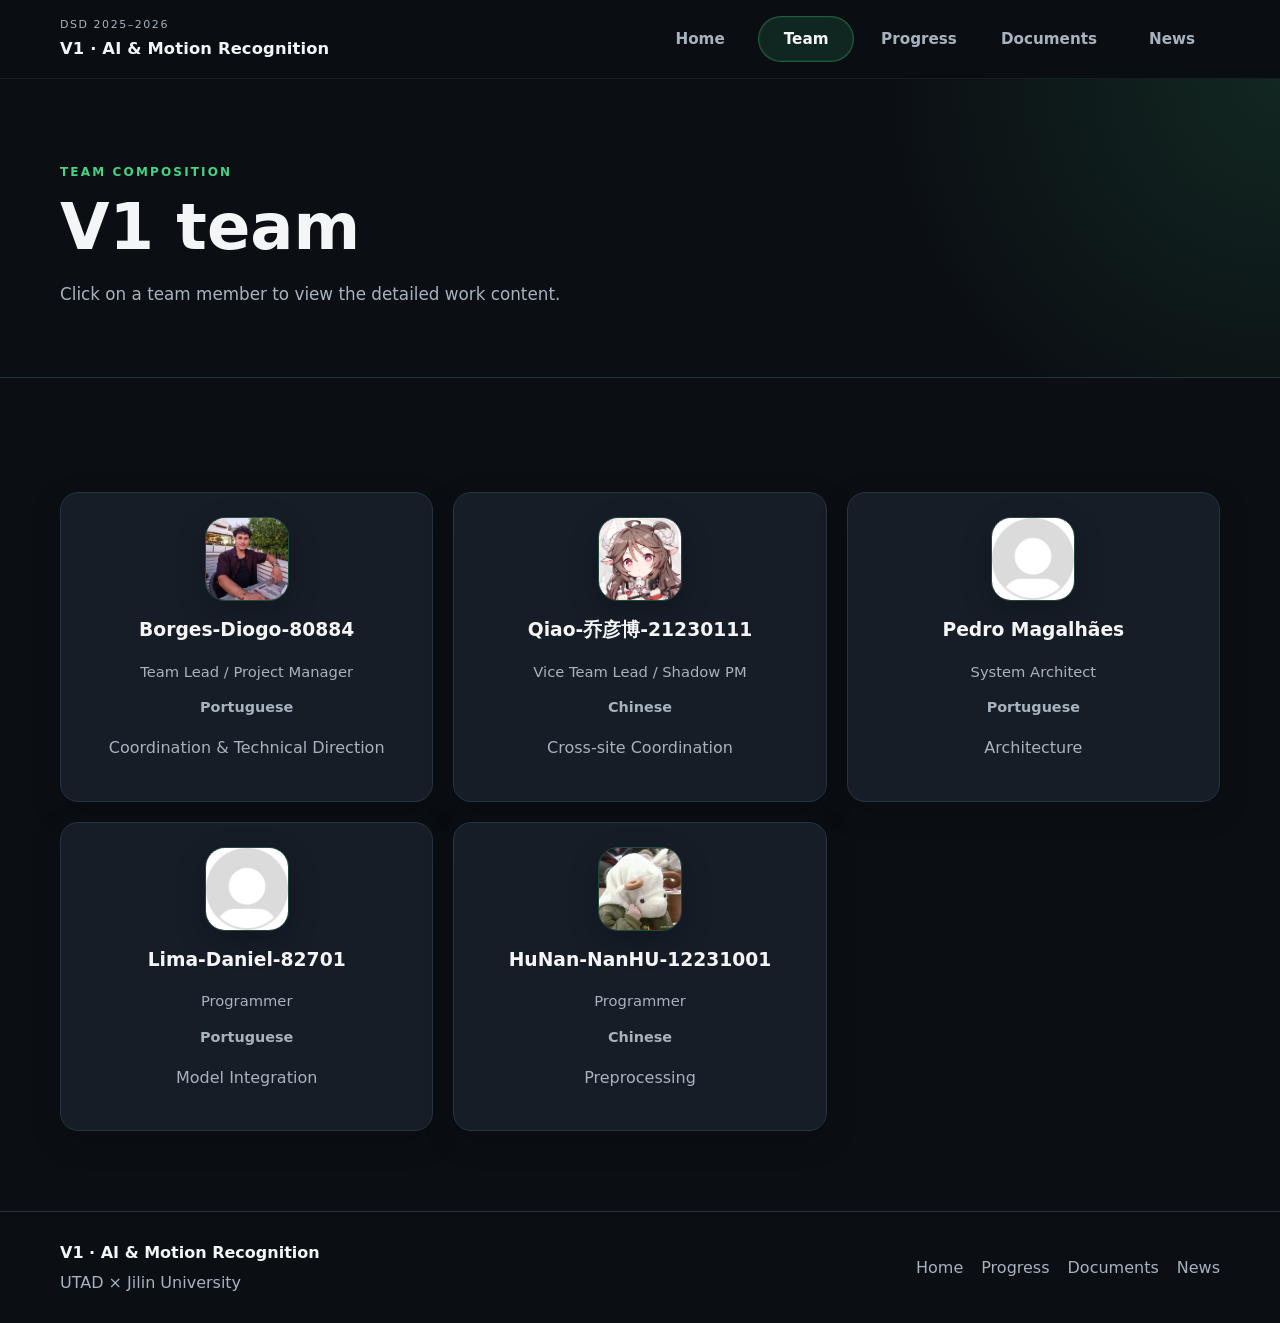
<file: team.html>
<!DOCTYPE html>
<html lang="en">
<head>
  <meta charset="UTF-8" />
  <meta name="viewport" content="width=device-width, initial-scale=1.0" />
  <title>V1 · Team</title>
  <meta name="description" content="Team page for V1 AI & Motion Recognition." />
  <link rel="stylesheet" href="style.css" />
</head>
<body>
  <header class="topbar">
    <div class="container nav">
      <div class="brand">
        <span class="brand-tag">DSD 2025–2026</span>
        <span class="brand-title">V1 · AI & Motion Recognition</span>
      </div>

      <button class="menu-toggle" id="menuToggle" aria-label="Open menu">&#9776;</button>

      <nav id="mainNav" class="nav-links">
        <a href="index.html" class="nav-link">Home</a>
        <a href="team.html" class="nav-link">Team</a>
        <a href="progress.html" class="nav-link">Progress</a>
        <a href="documents.html" class="nav-link">Documents</a>
        <a href="news.html" class="nav-link">News</a>
      </nav>
    </div>
  </header>

  <section class="hero" style="padding: 72px 0 52px;">
    <div class="container">
      <p class="eyebrow">TEAM COMPOSITION</p>
      <h1 style="max-width: none;">V1 team</h1>
      <p class="hero-text">
        Click on a team member to view the detailed work content.
      </p>
    </div>
  </section>

  <section class="section">
    <div class="container">
      <div id="teamCards" class="grid three"></div>
    </div>
  </section>

  <footer class="footer">
    <div class="container footer-wrap">
      <div>
        <strong>V1 · AI & Motion Recognition</strong>
        <p>UTAD × Jilin University</p>
      </div>

      <div class="footer-links">
        <a href="index.html">Home</a>
        <a href="progress.html">Progress</a>
        <a href="documents.html">Documents</a>
        <a href="news.html">News</a>
      </div>
    </div>
  </footer>

  <script src="team-data.js"></script>
  <script src="script.js"></script>
</body>
</html>
</file>
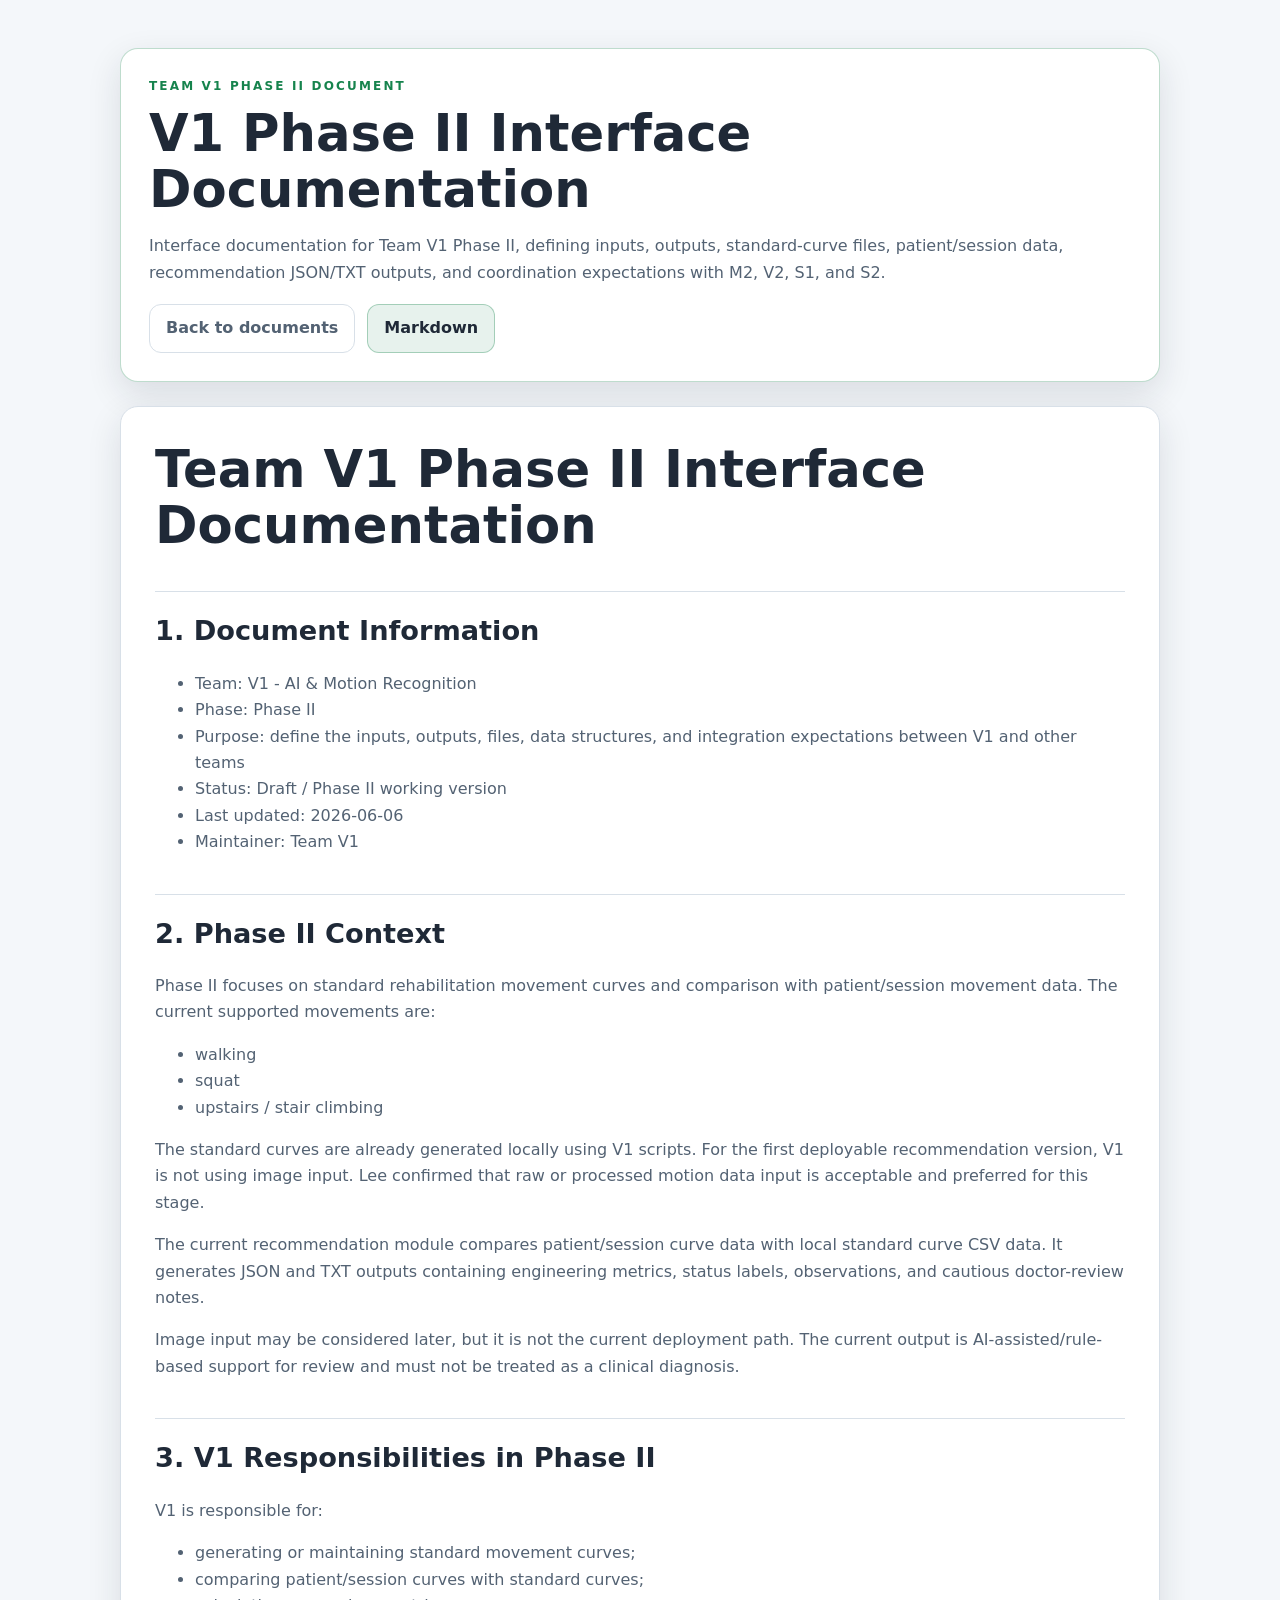
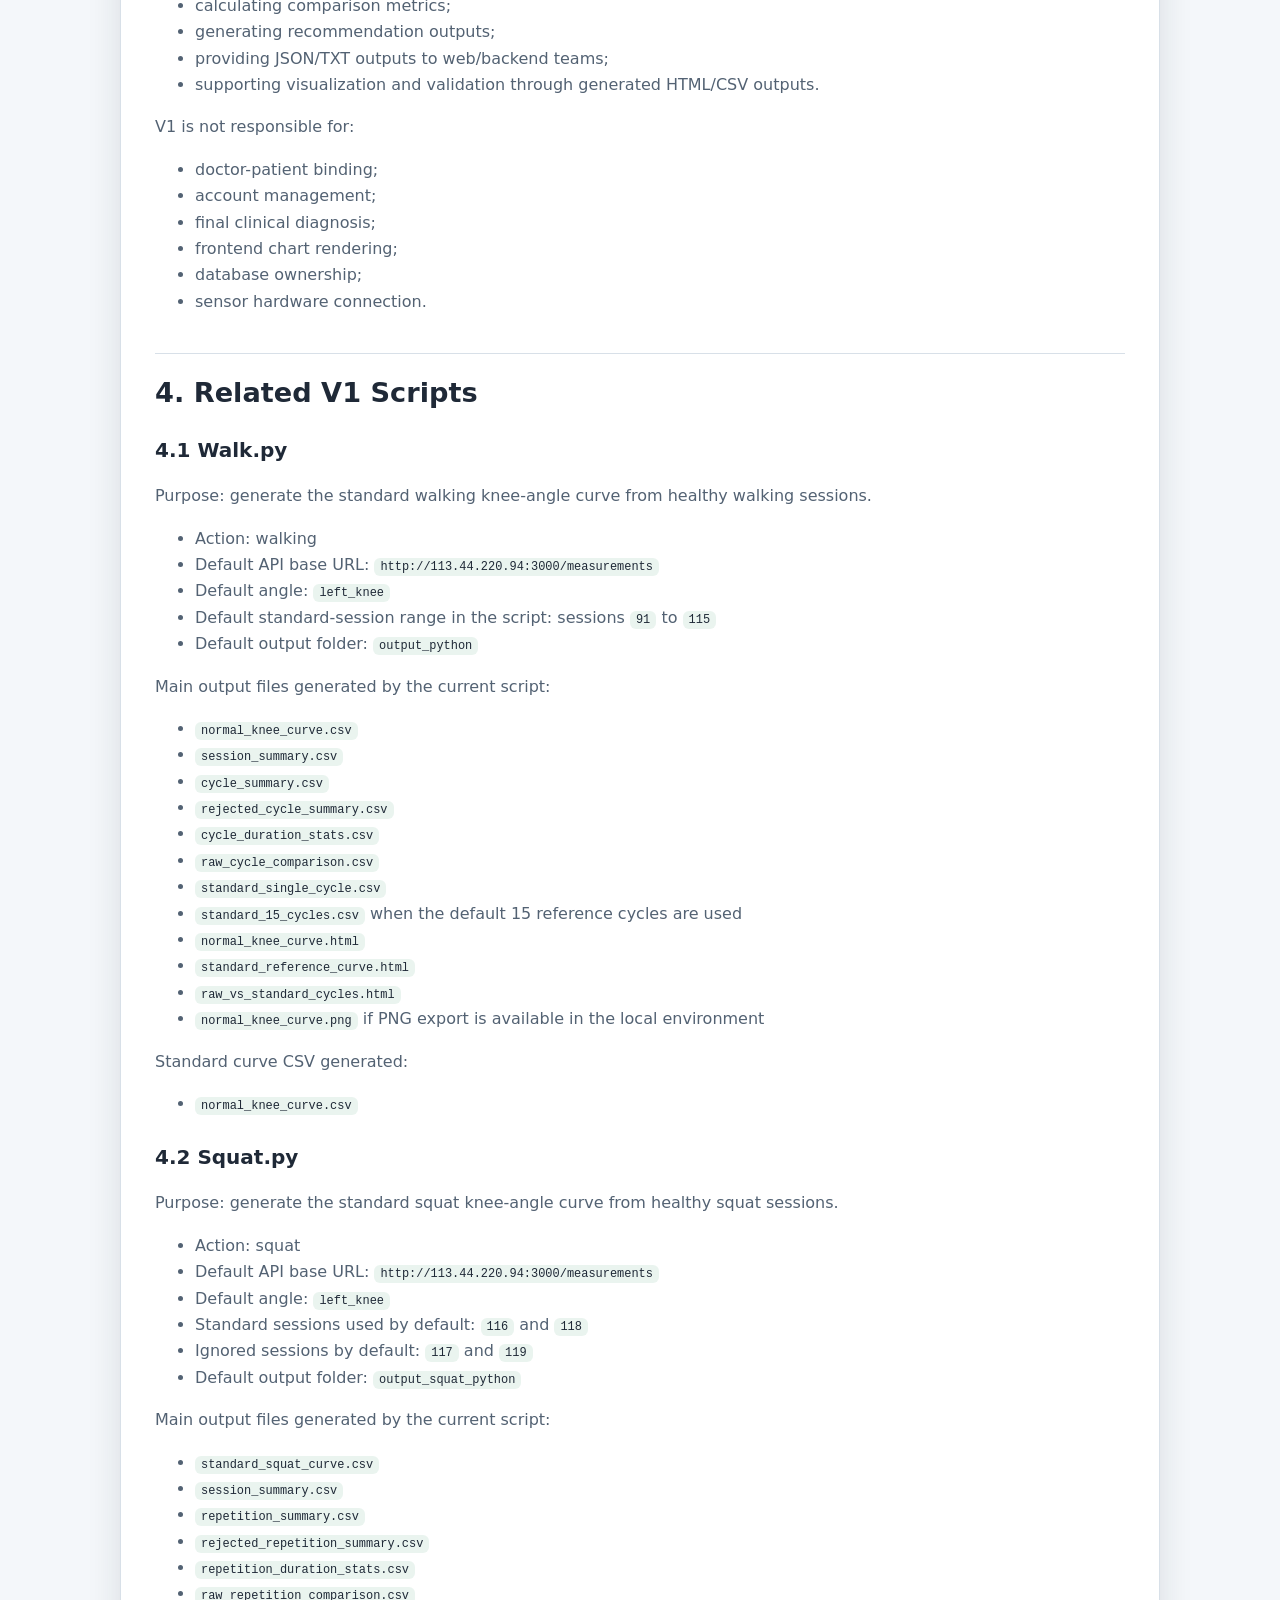
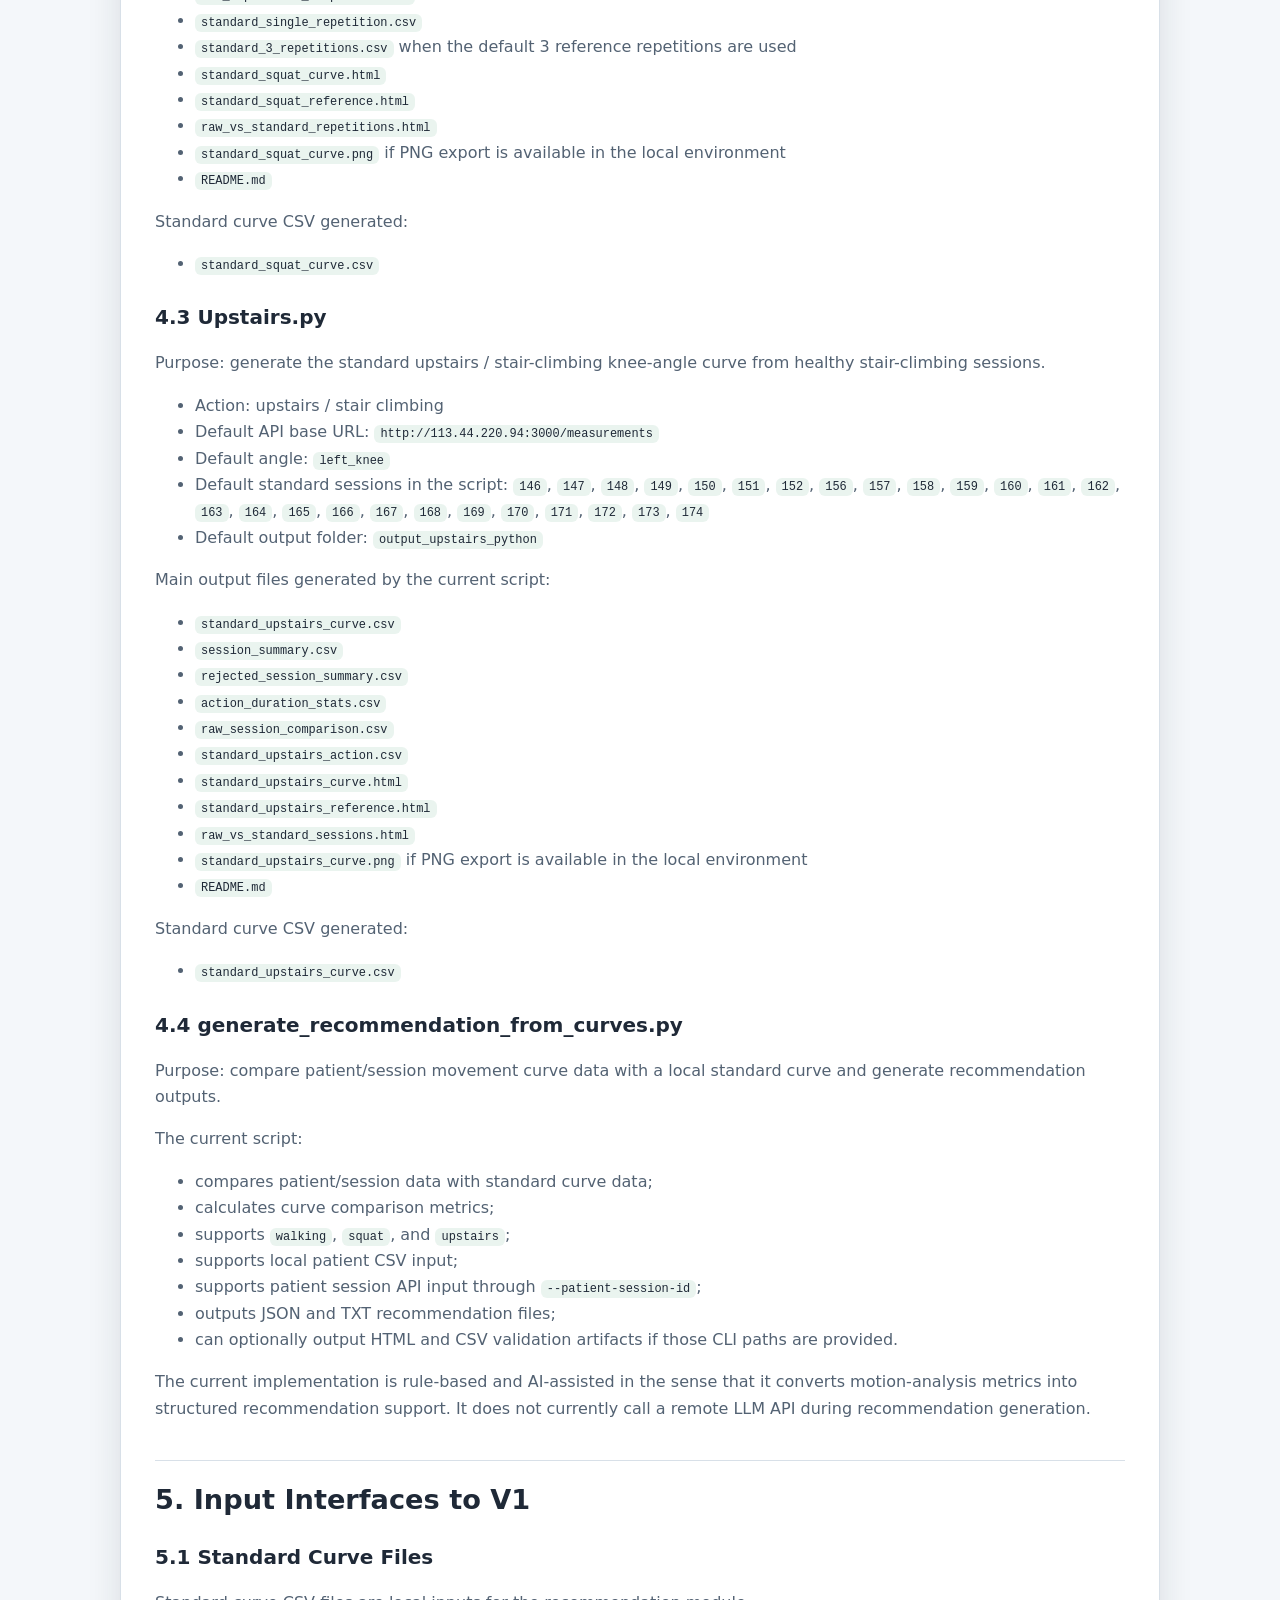
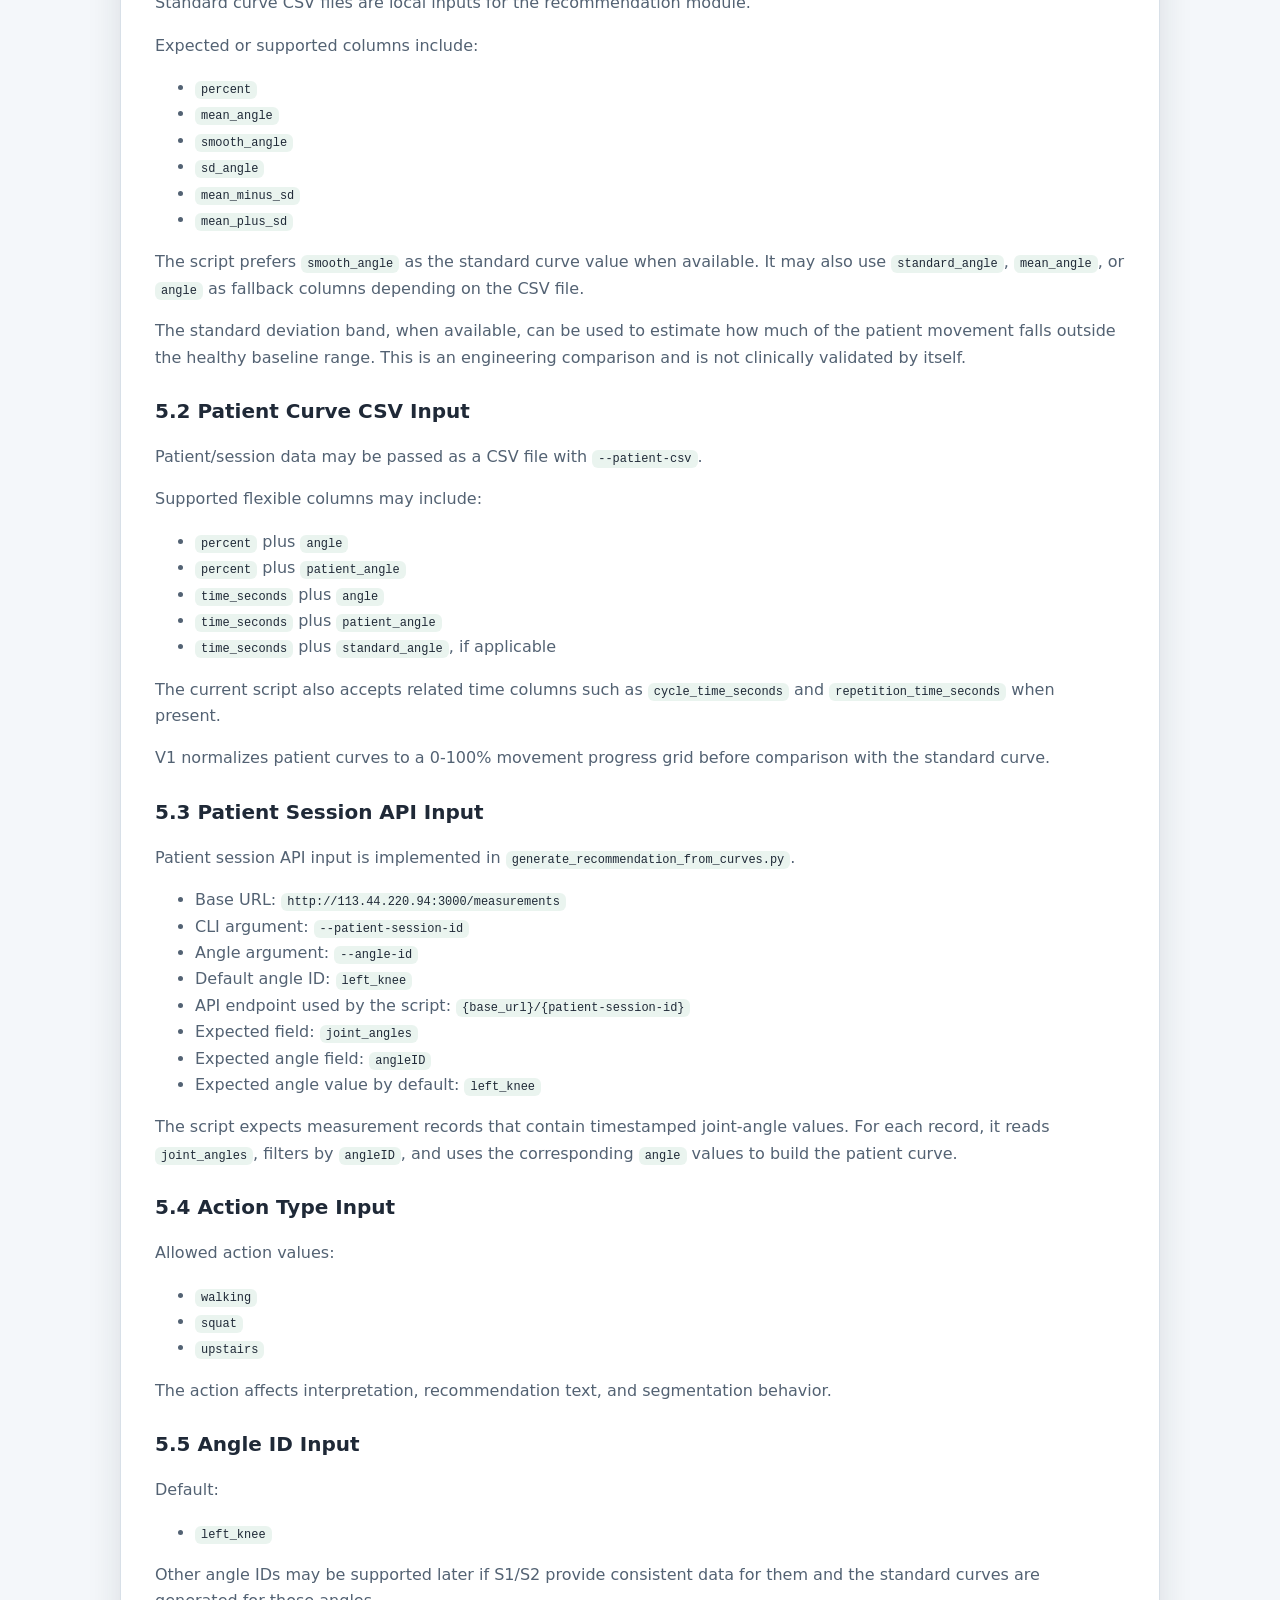
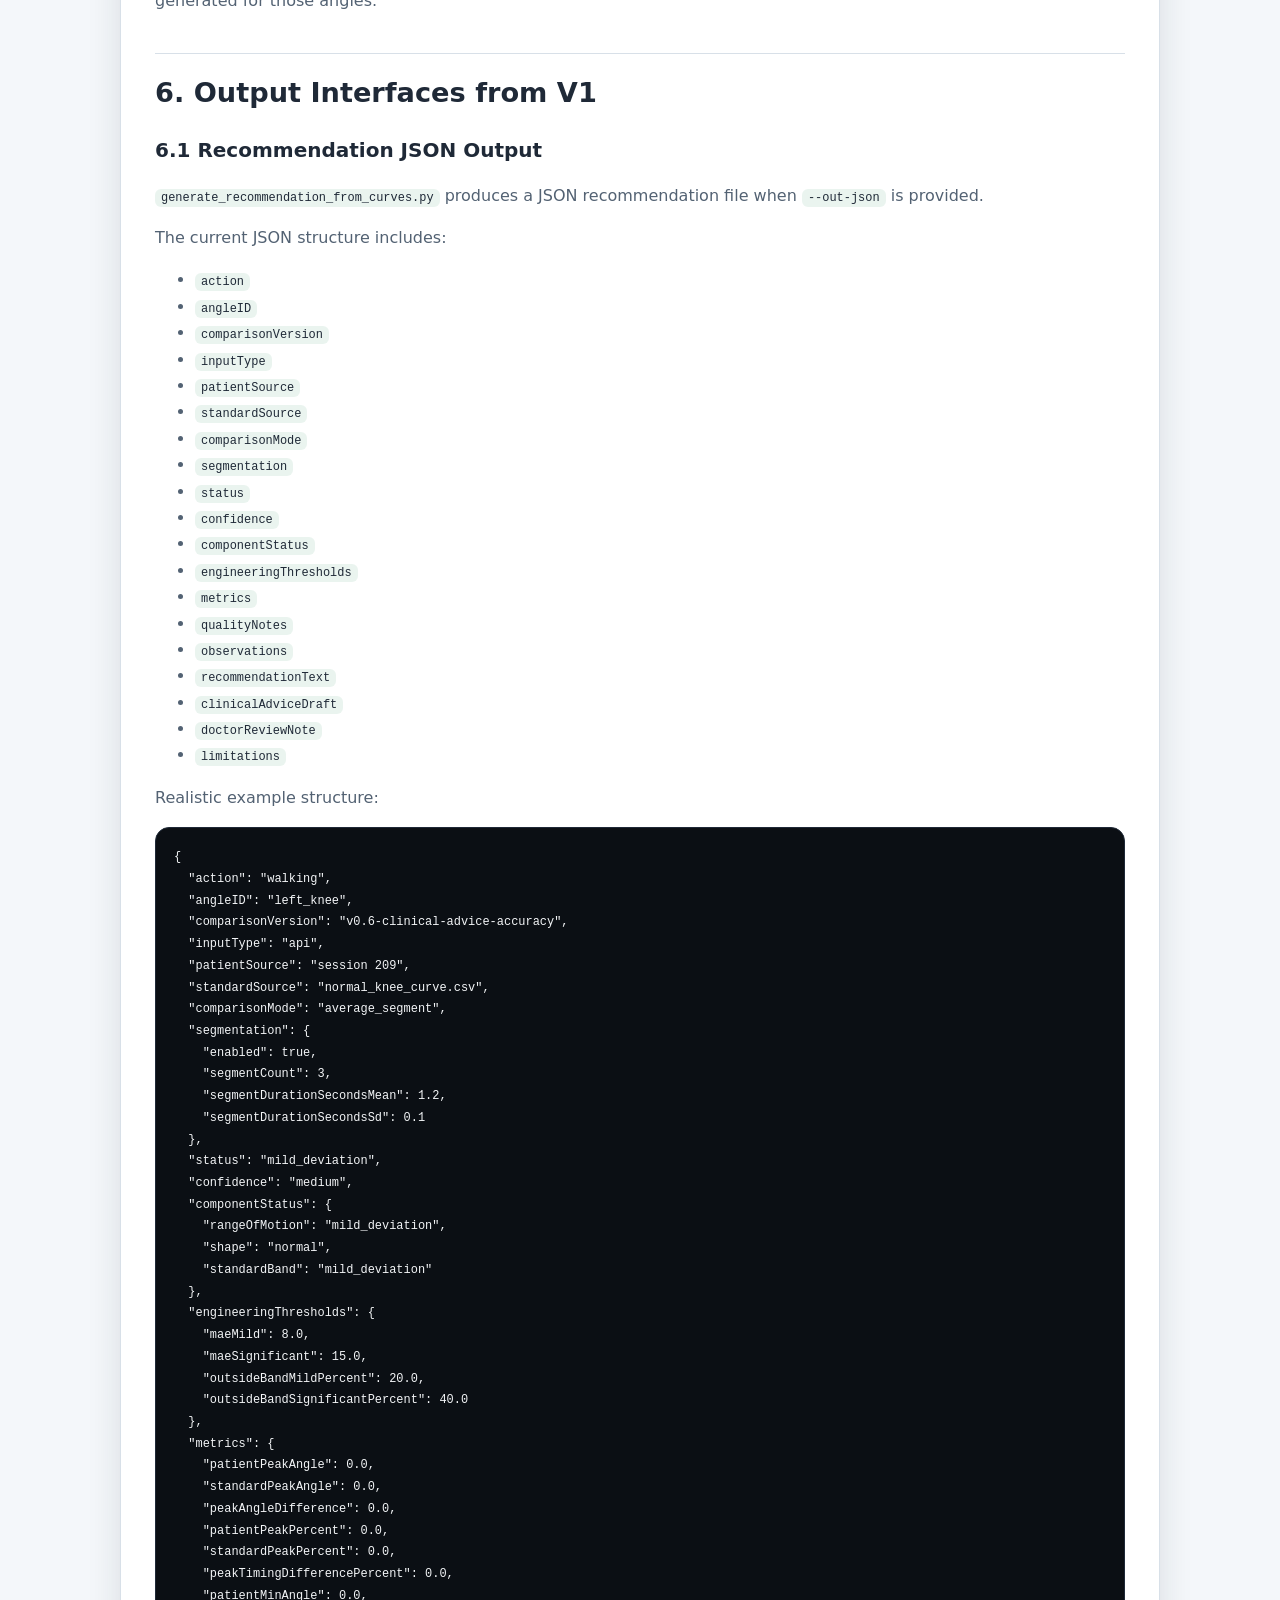
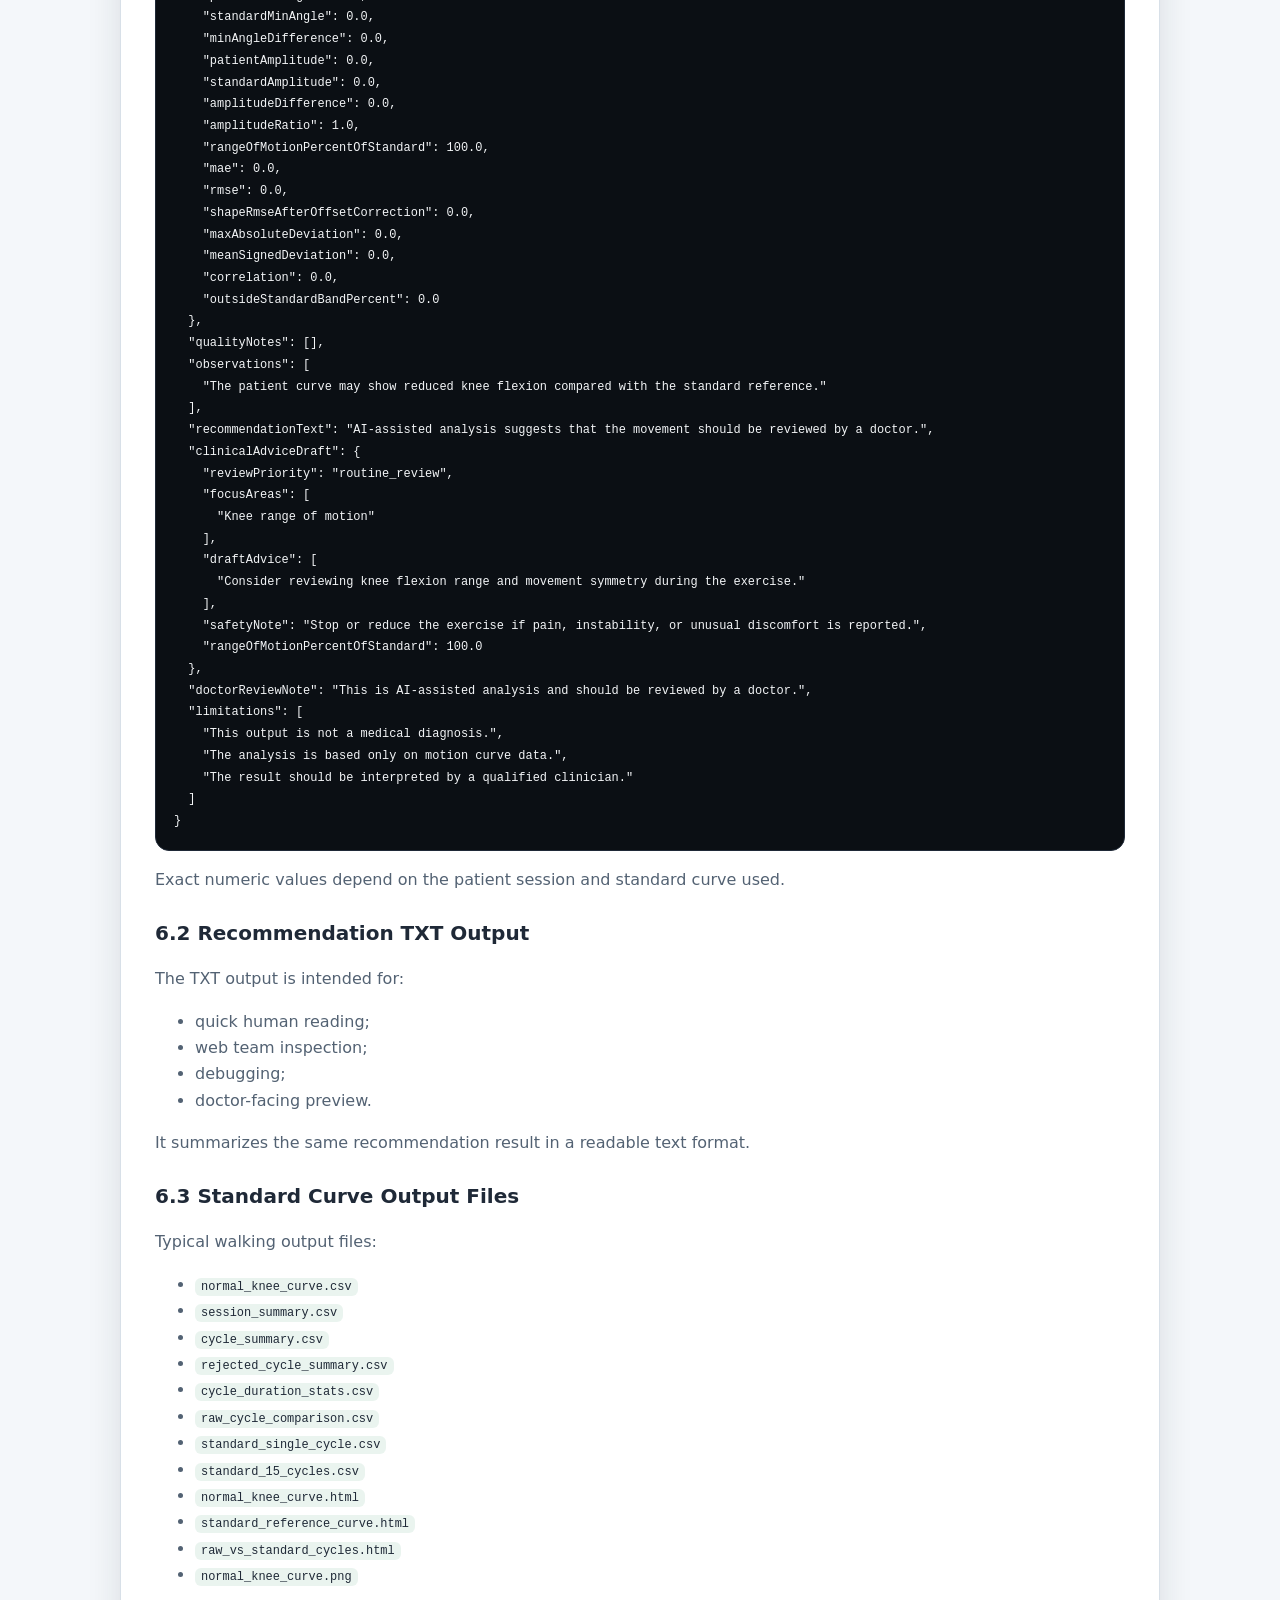
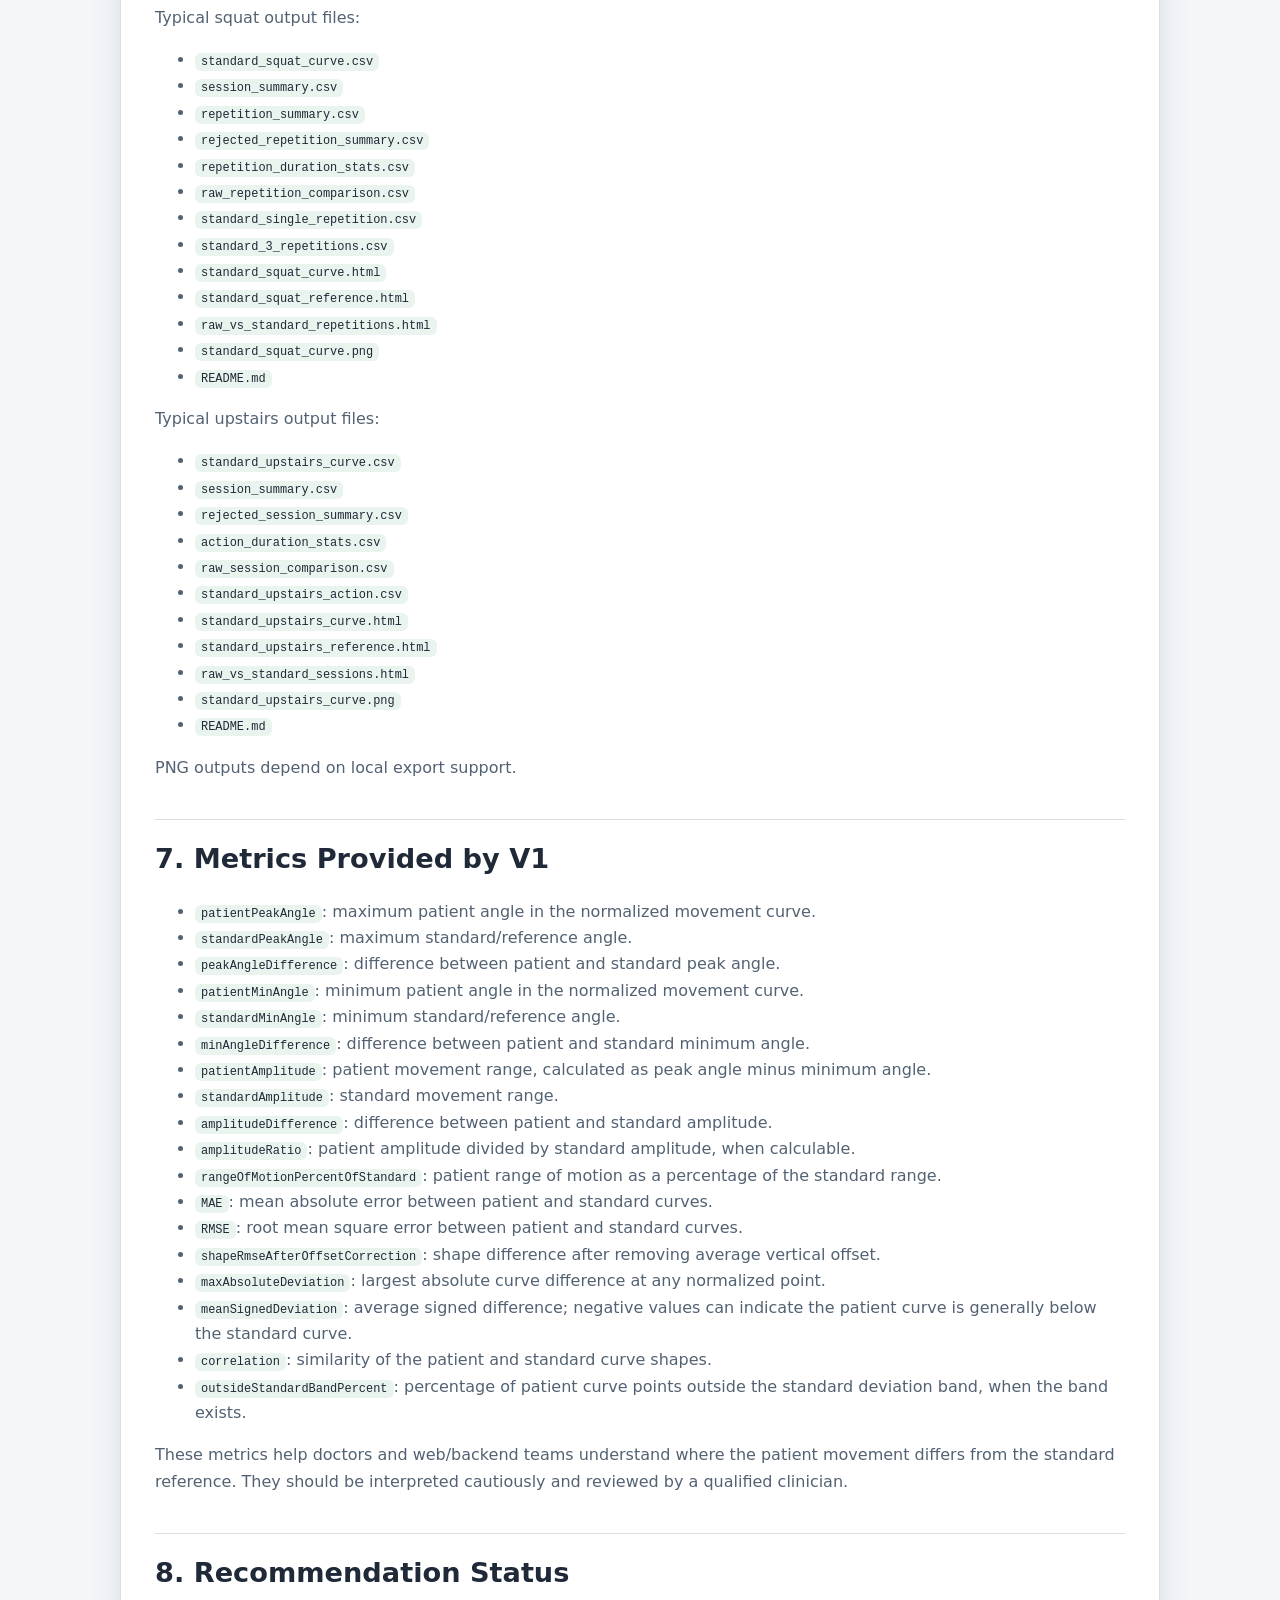
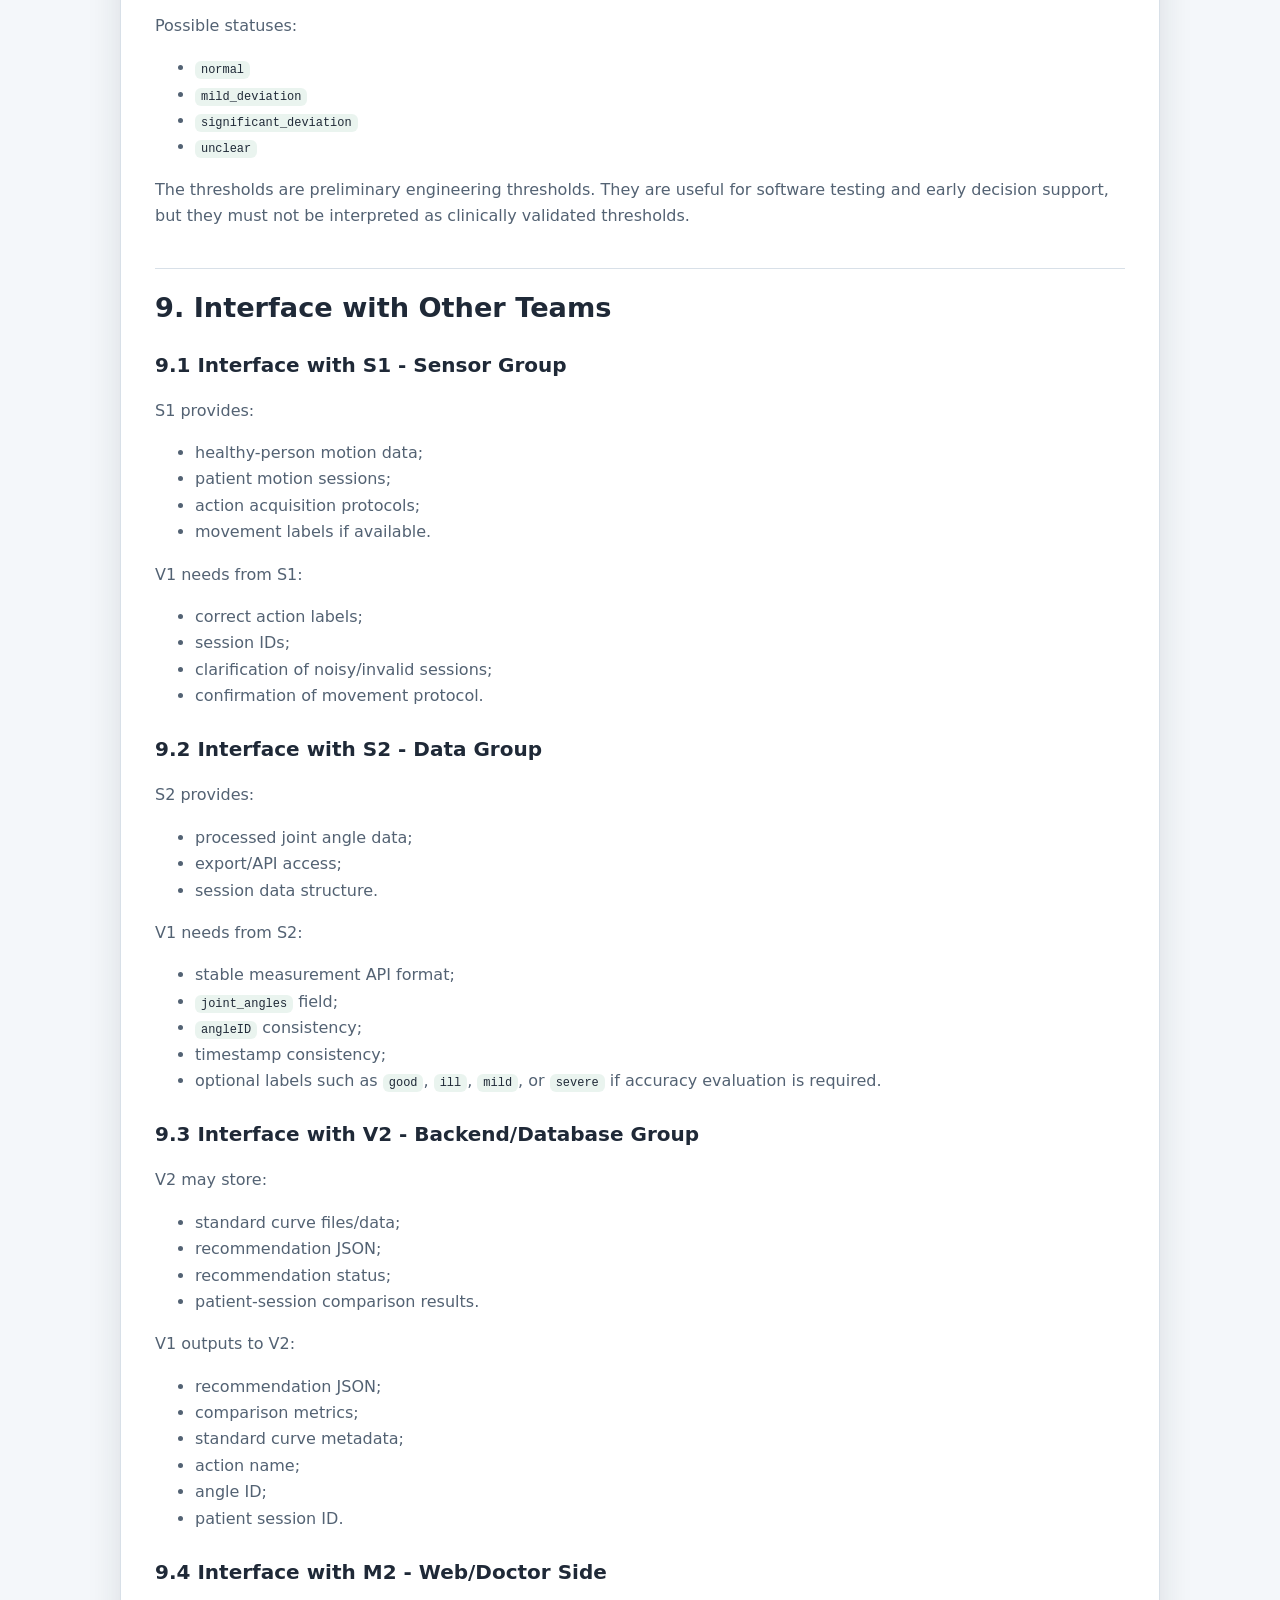
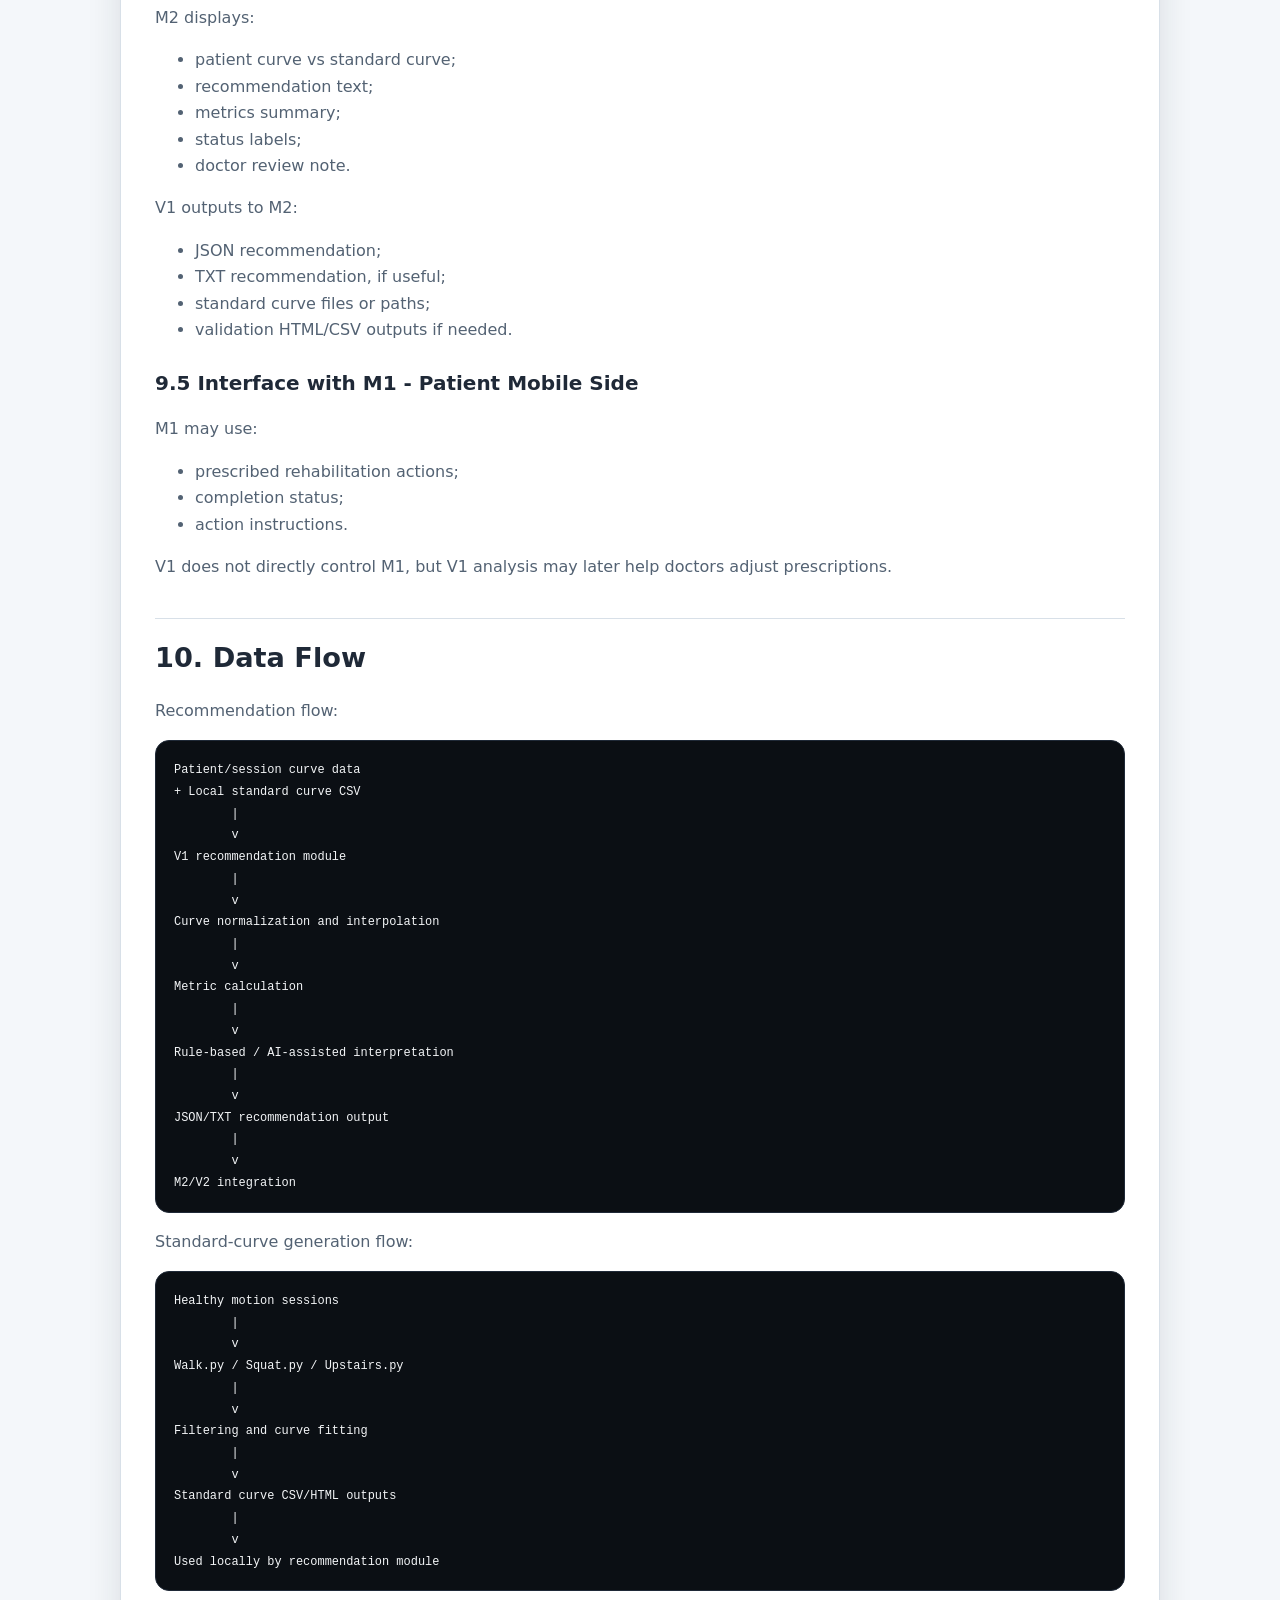
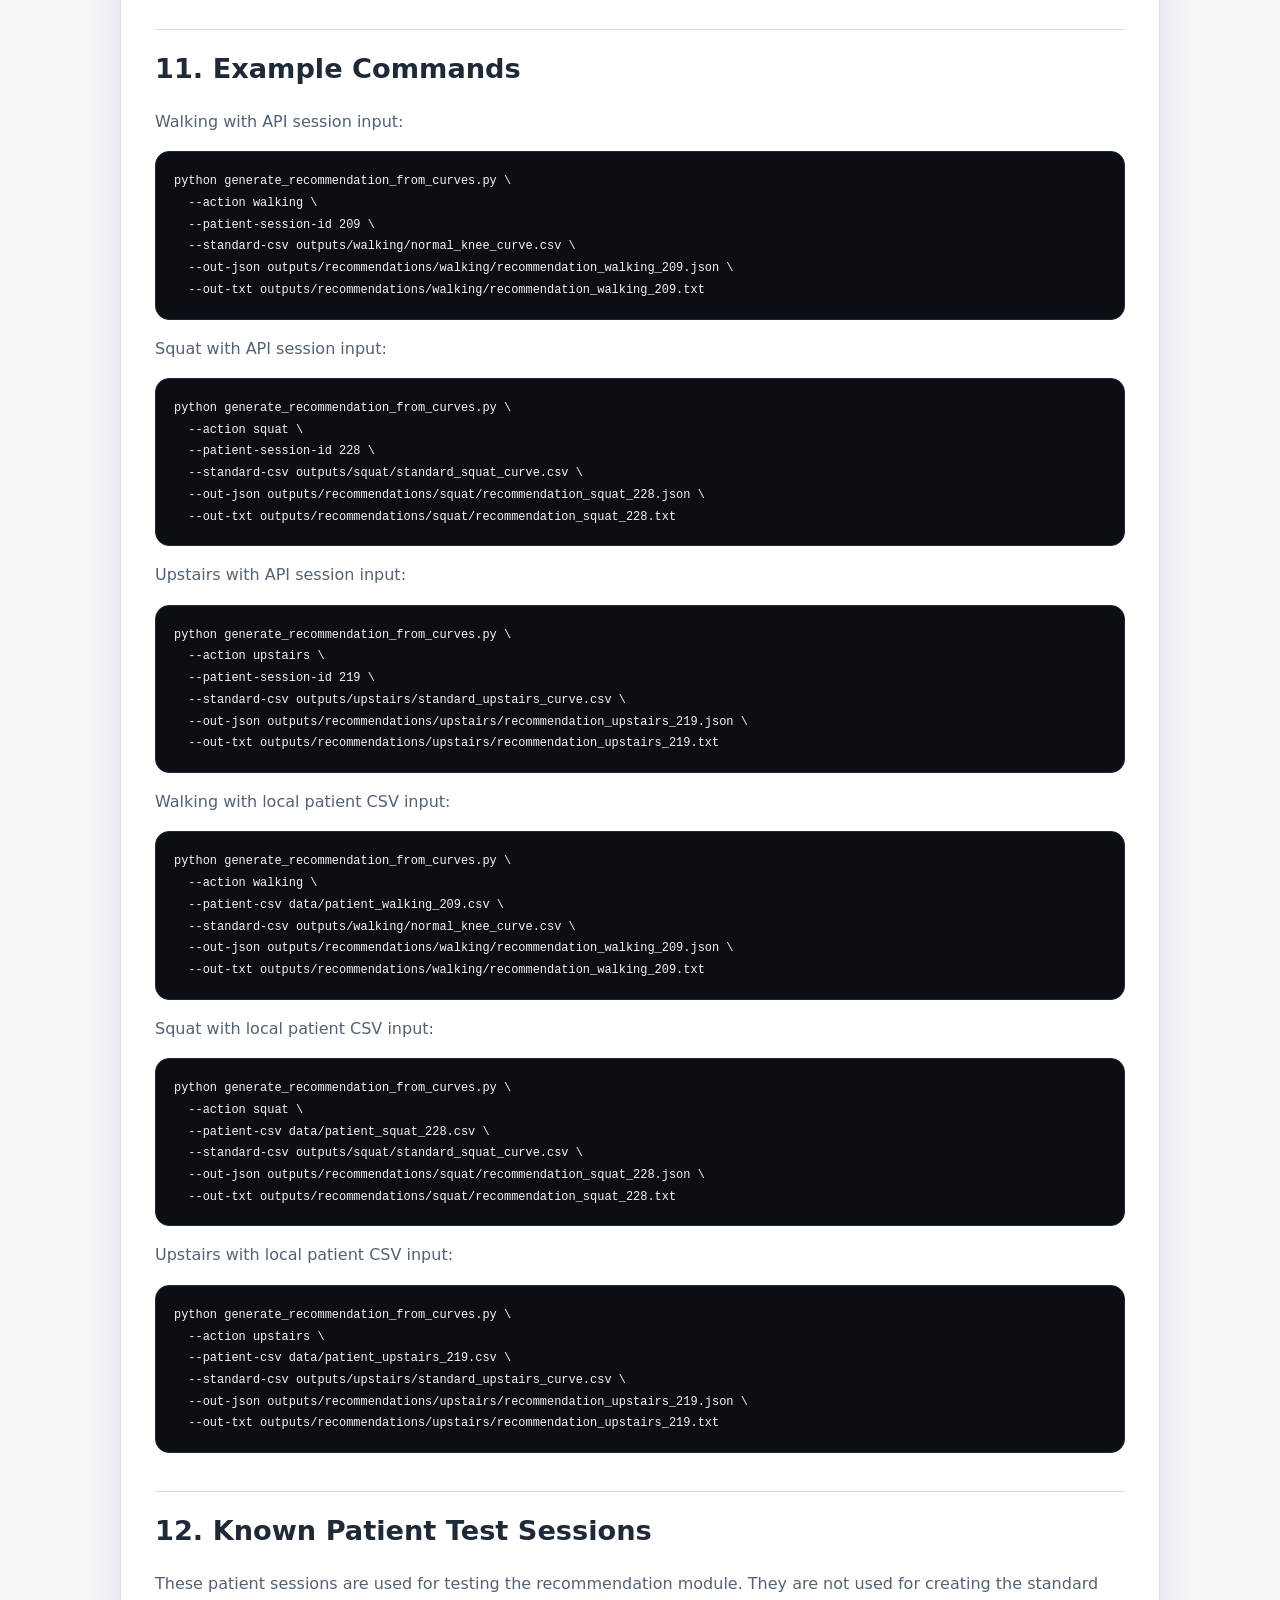
<file: assets/docs/v1-phase2-interface-documentation.html>
<!DOCTYPE html>
<html lang="en">
<head>
  <meta charset="UTF-8" />
  <meta name="viewport" content="width=device-width, initial-scale=1.0" />
  <title>V1 - Phase II Interface Documentation</title>
  <link rel="stylesheet" href="markdown-document.css" />
</head>
<body>
  <main>
    <header class="doc-header">
      <p class="eyebrow">Team V1 Phase II Document</p>
      <h1>V1 Phase II Interface Documentation</h1>
      <p>
        Interface documentation for Team V1 Phase II, defining inputs, outputs, standard-curve files,
        patient/session data, recommendation JSON/TXT outputs, and coordination expectations with
        M2, V2, S1, and S2.
      </p>
      <div class="doc-actions">
        <a class="doc-button secondary" href="../../documents.html">Back to documents</a>
        <a class="doc-button" href="V1_Phase2_Interface_Documentation.md">Markdown</a>
      </div>
    </header>

    <article
      id="documentContent"
      class="document-content loading"
      data-markdown-file="V1_Phase2_Interface_Documentation.md"
    >
      Loading V1 Phase II Interface Documentation...
    </article>
  </main>

  <script src="markdown-renderer.js"></script>
</body>
</html>
</file>
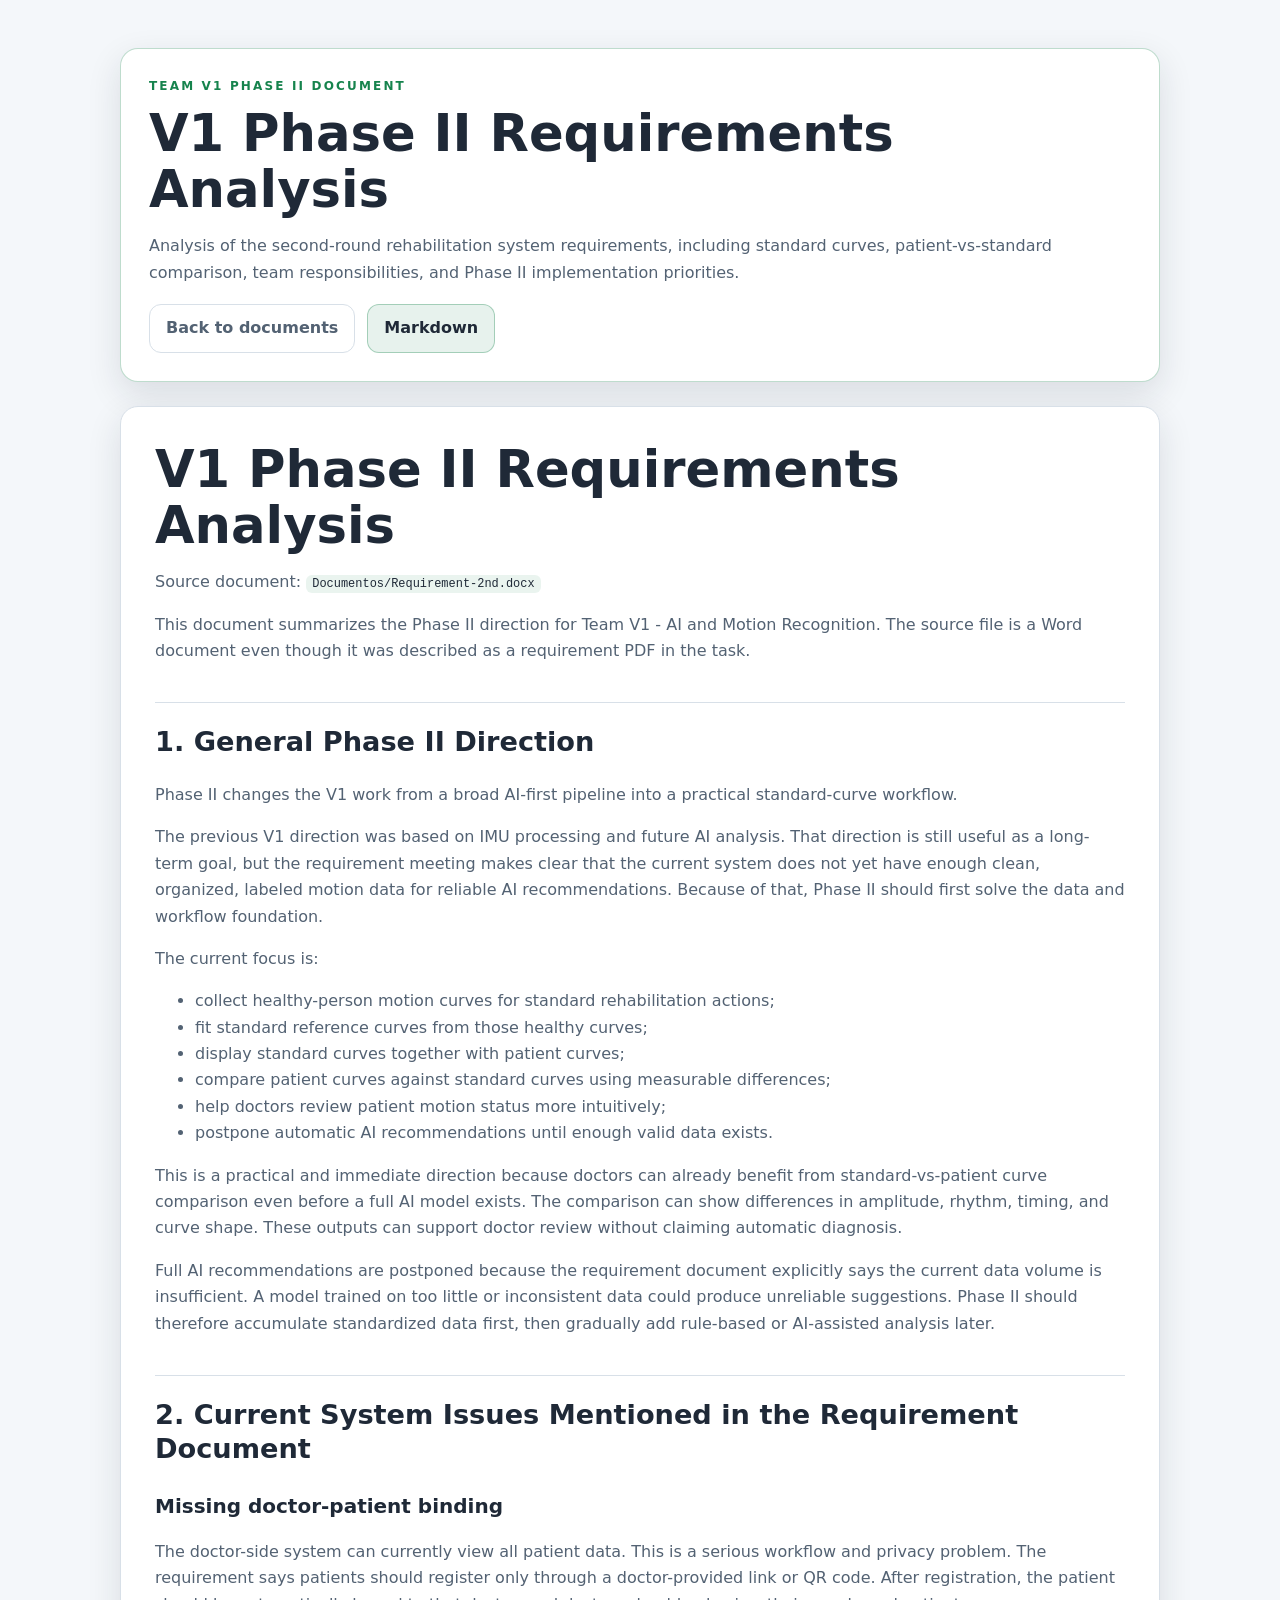
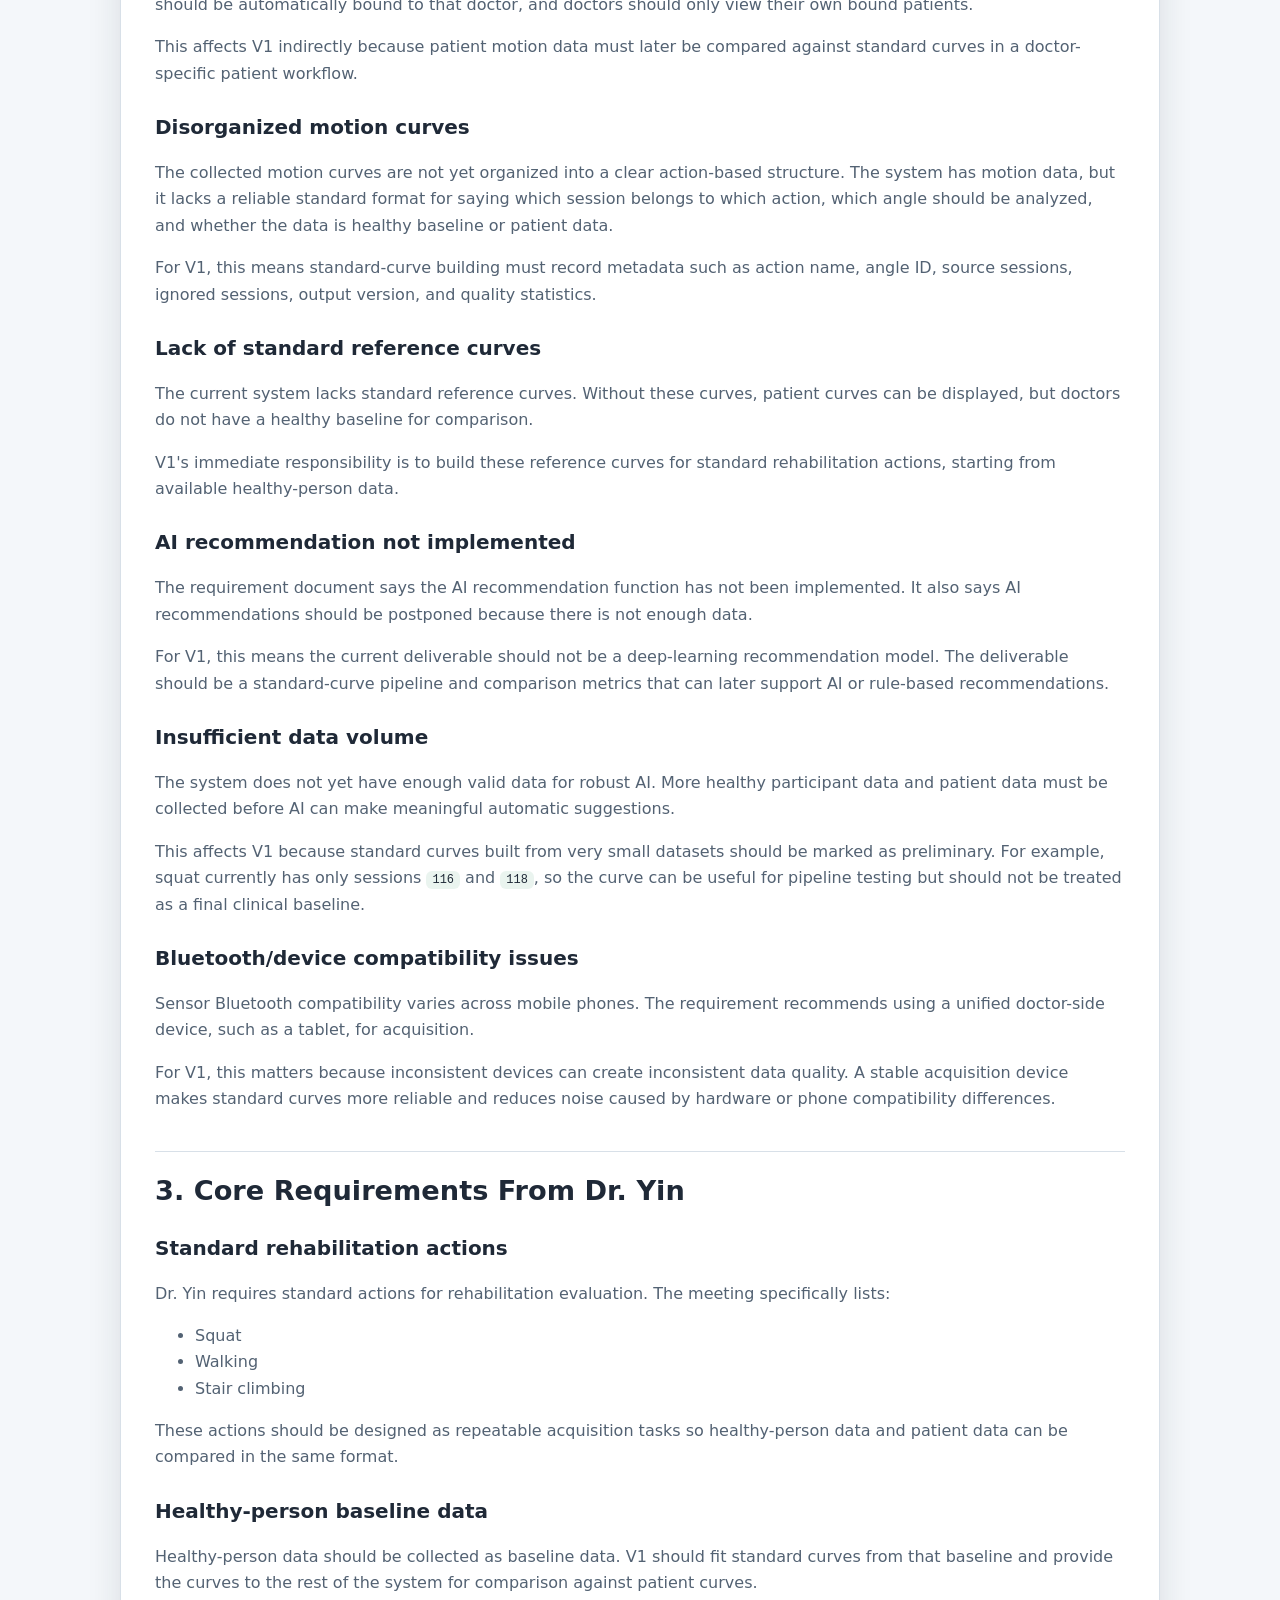
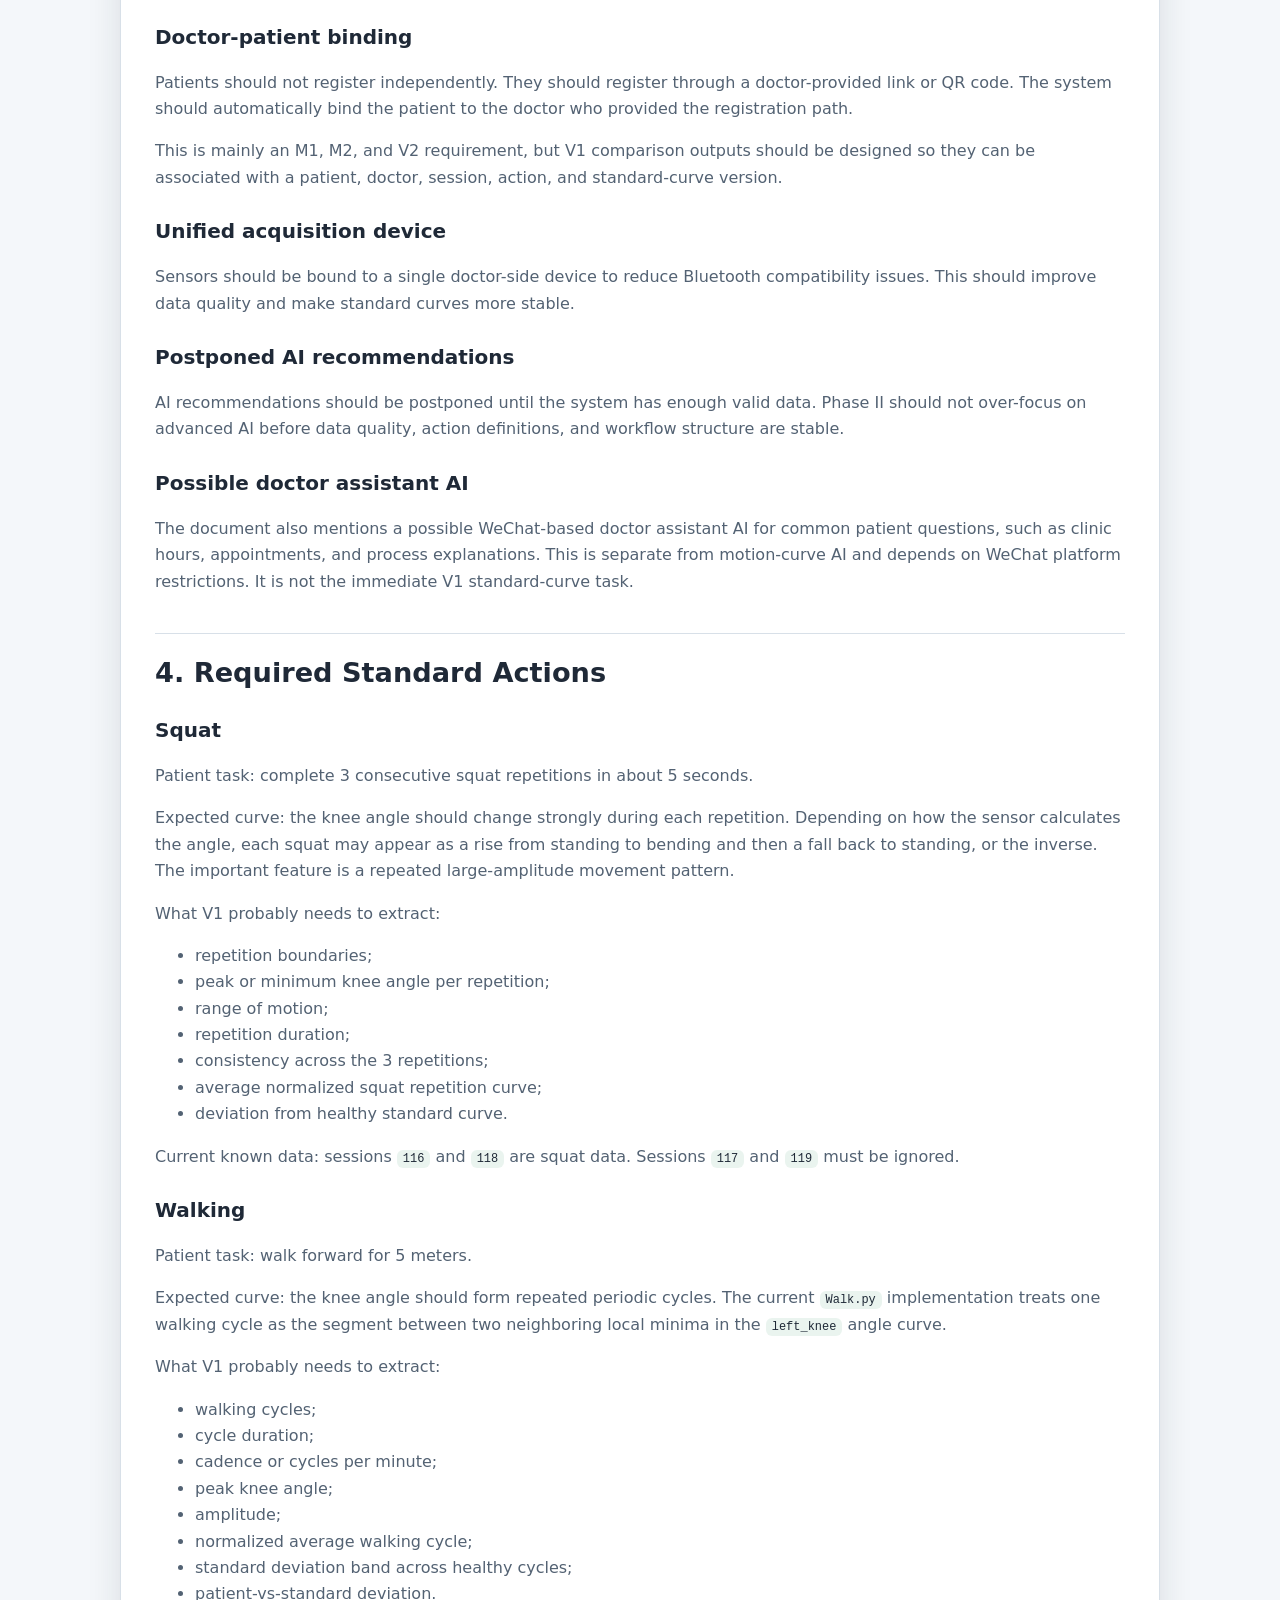
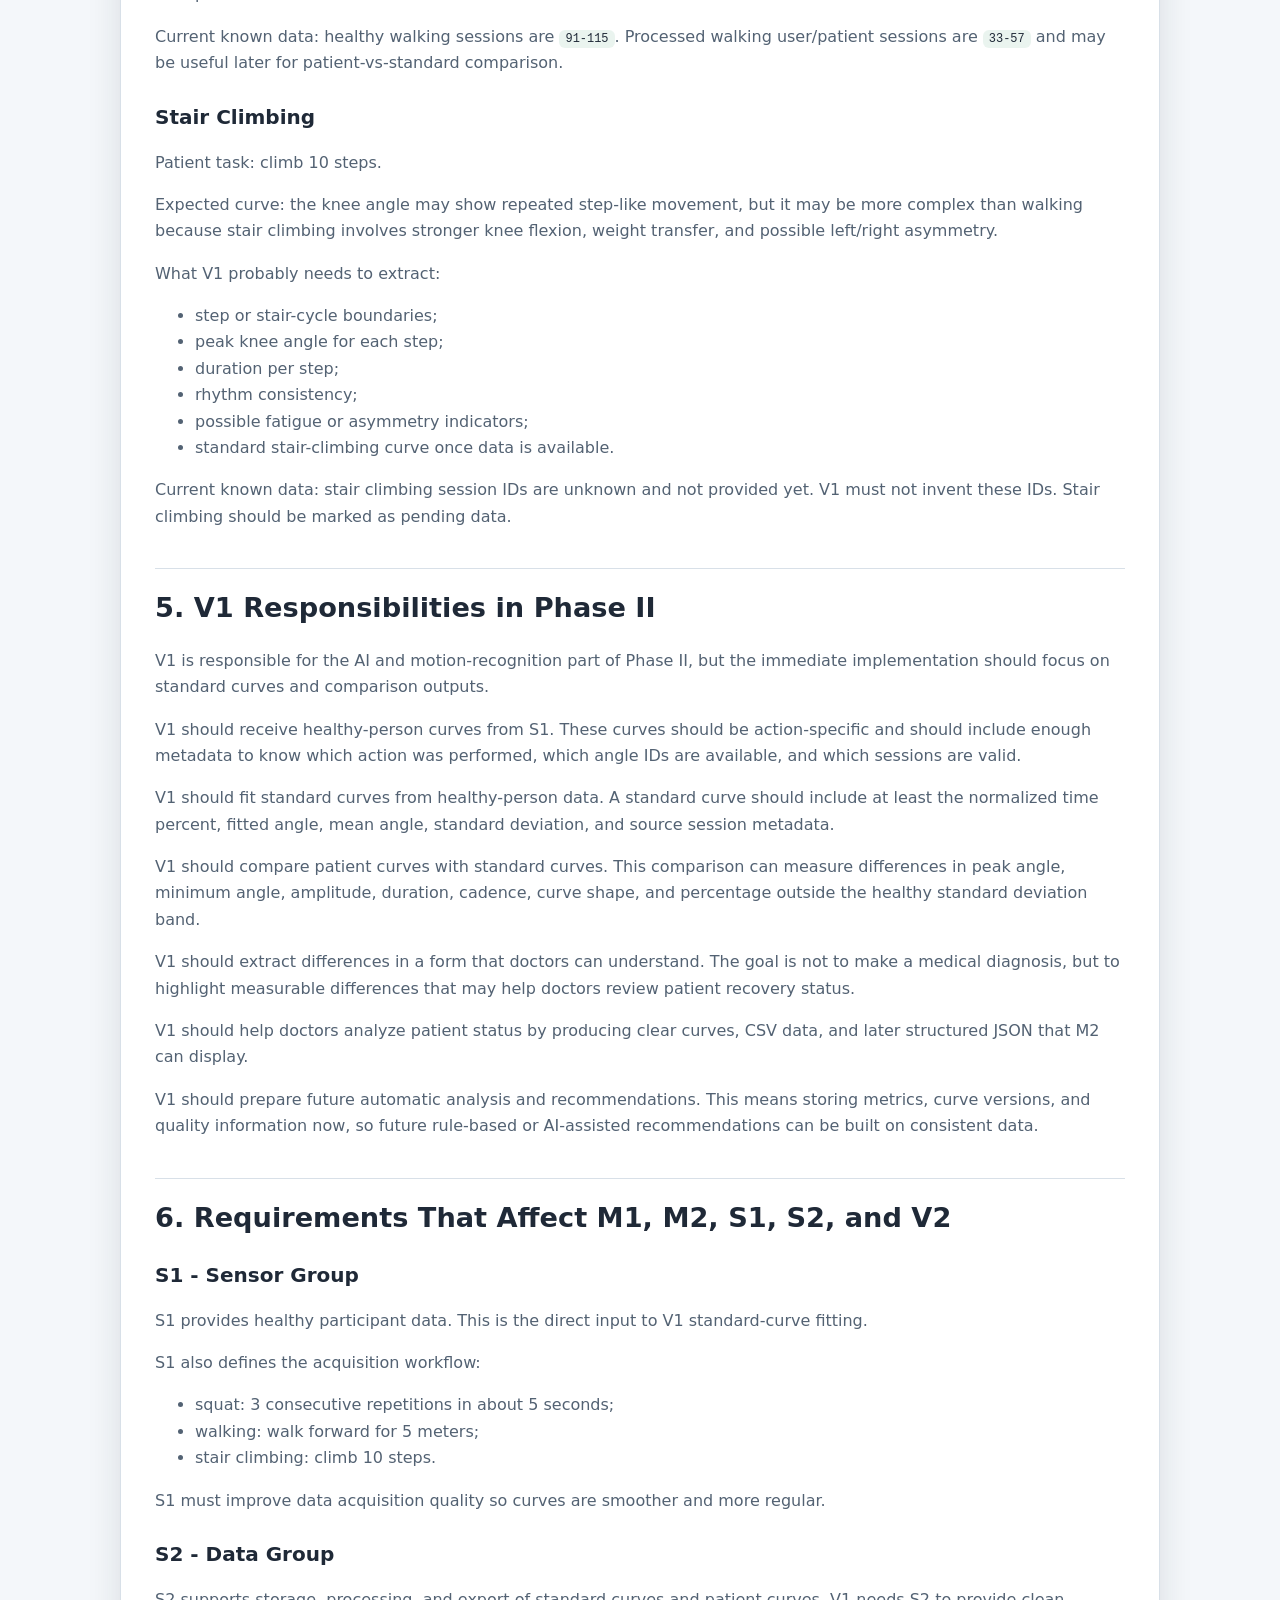
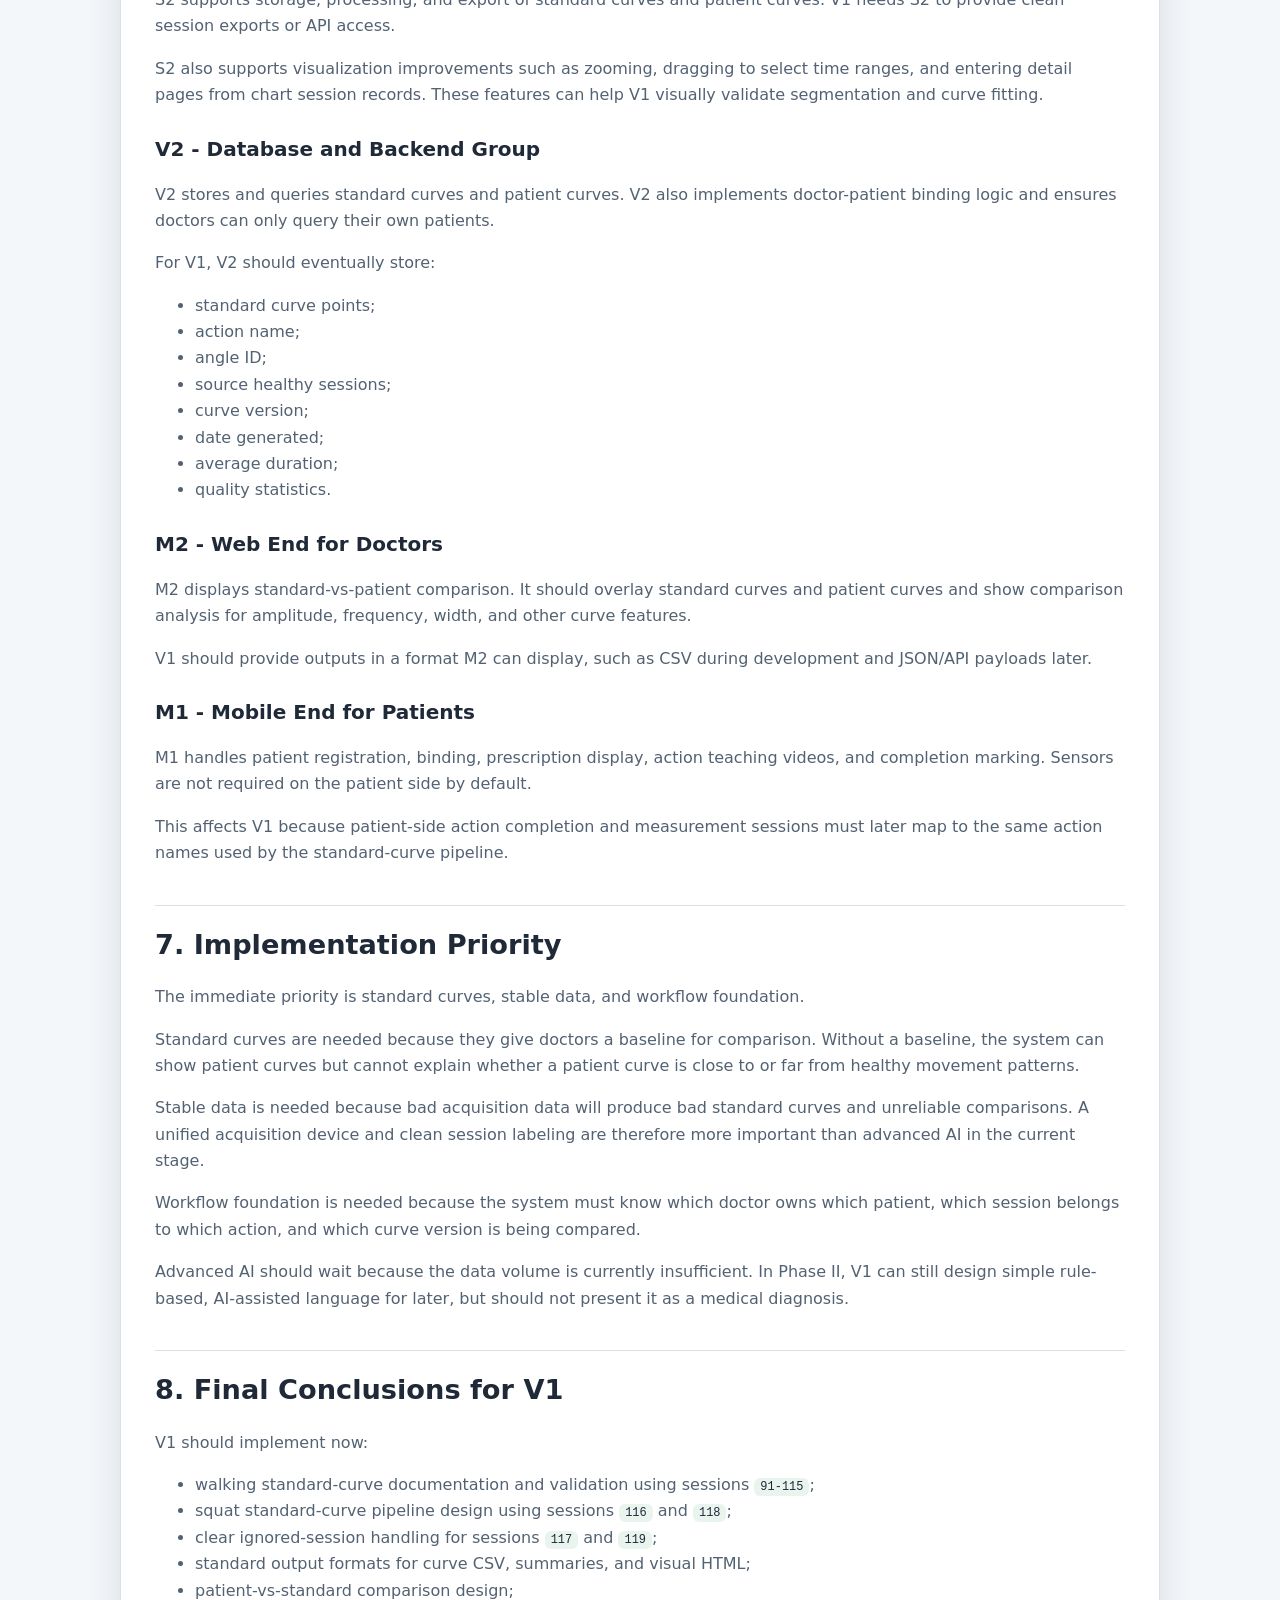
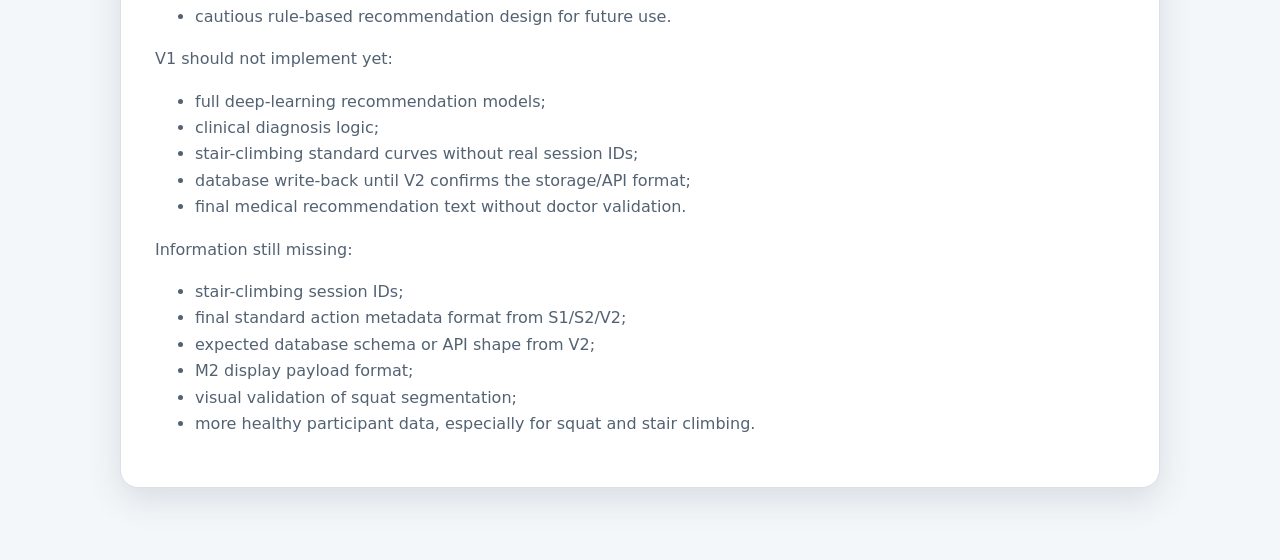
<file: assets/docs/v1-phase2-requirements-analysis.html>
<!DOCTYPE html>
<html lang="en">
<head>
  <meta charset="UTF-8" />
  <meta name="viewport" content="width=device-width, initial-scale=1.0" />
  <title>V1 - Phase II Requirements Analysis</title>
  <link rel="stylesheet" href="markdown-document.css" />
</head>
<body>
  <main>
    <header class="doc-header">
      <p class="eyebrow">Team V1 Phase II Document</p>
      <h1>V1 Phase II Requirements Analysis</h1>
      <p>
        Analysis of the second-round rehabilitation system requirements, including standard curves,
        patient-vs-standard comparison, team responsibilities, and Phase II implementation priorities.
      </p>
      <div class="doc-actions">
        <a class="doc-button secondary" href="../../documents.html">Back to documents</a>
        <a class="doc-button" href="v1_phase2_requirements_analysis.md">Markdown</a>
      </div>
    </header>

    <article
      id="documentContent"
      class="document-content loading"
      data-markdown-file="v1_phase2_requirements_analysis.md"
    >
      Loading V1 Phase II Requirements Analysis...
    </article>
  </main>

  <script src="markdown-renderer.js"></script>
</body>
</html>
</file>
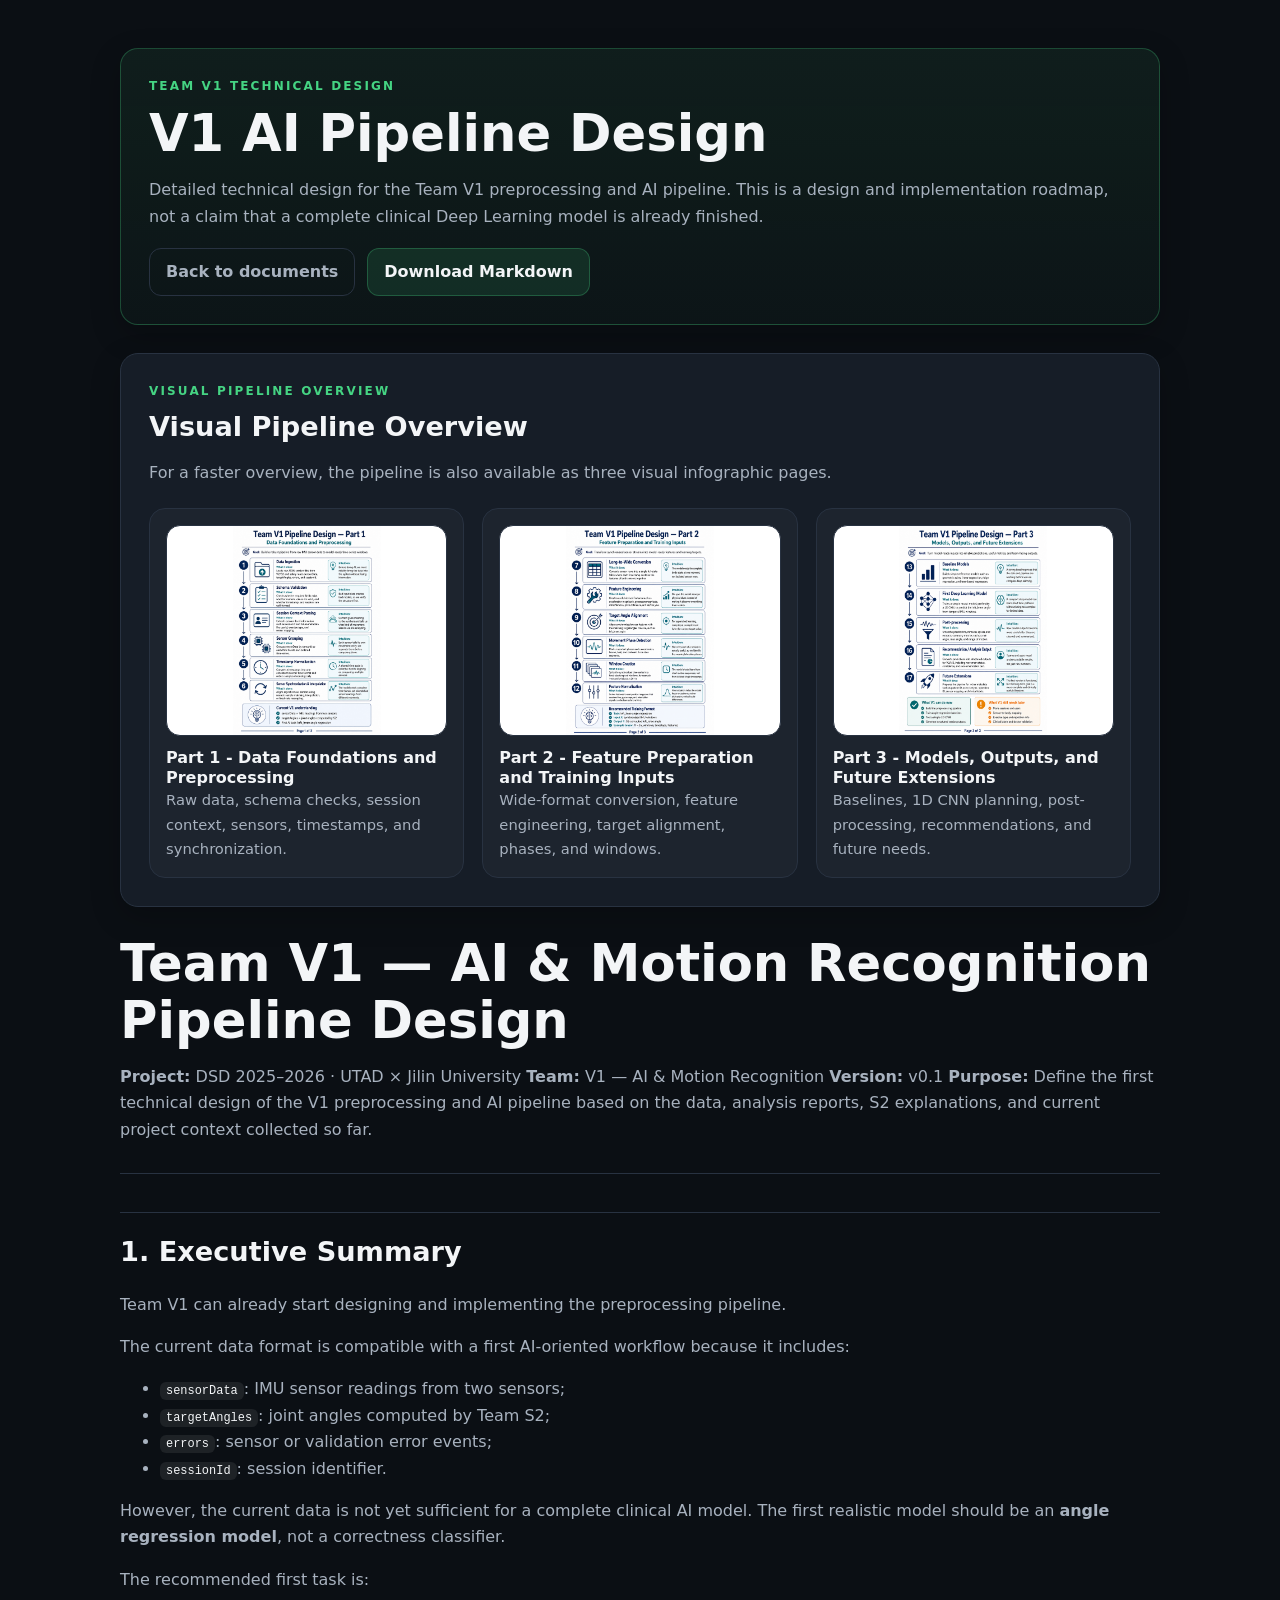
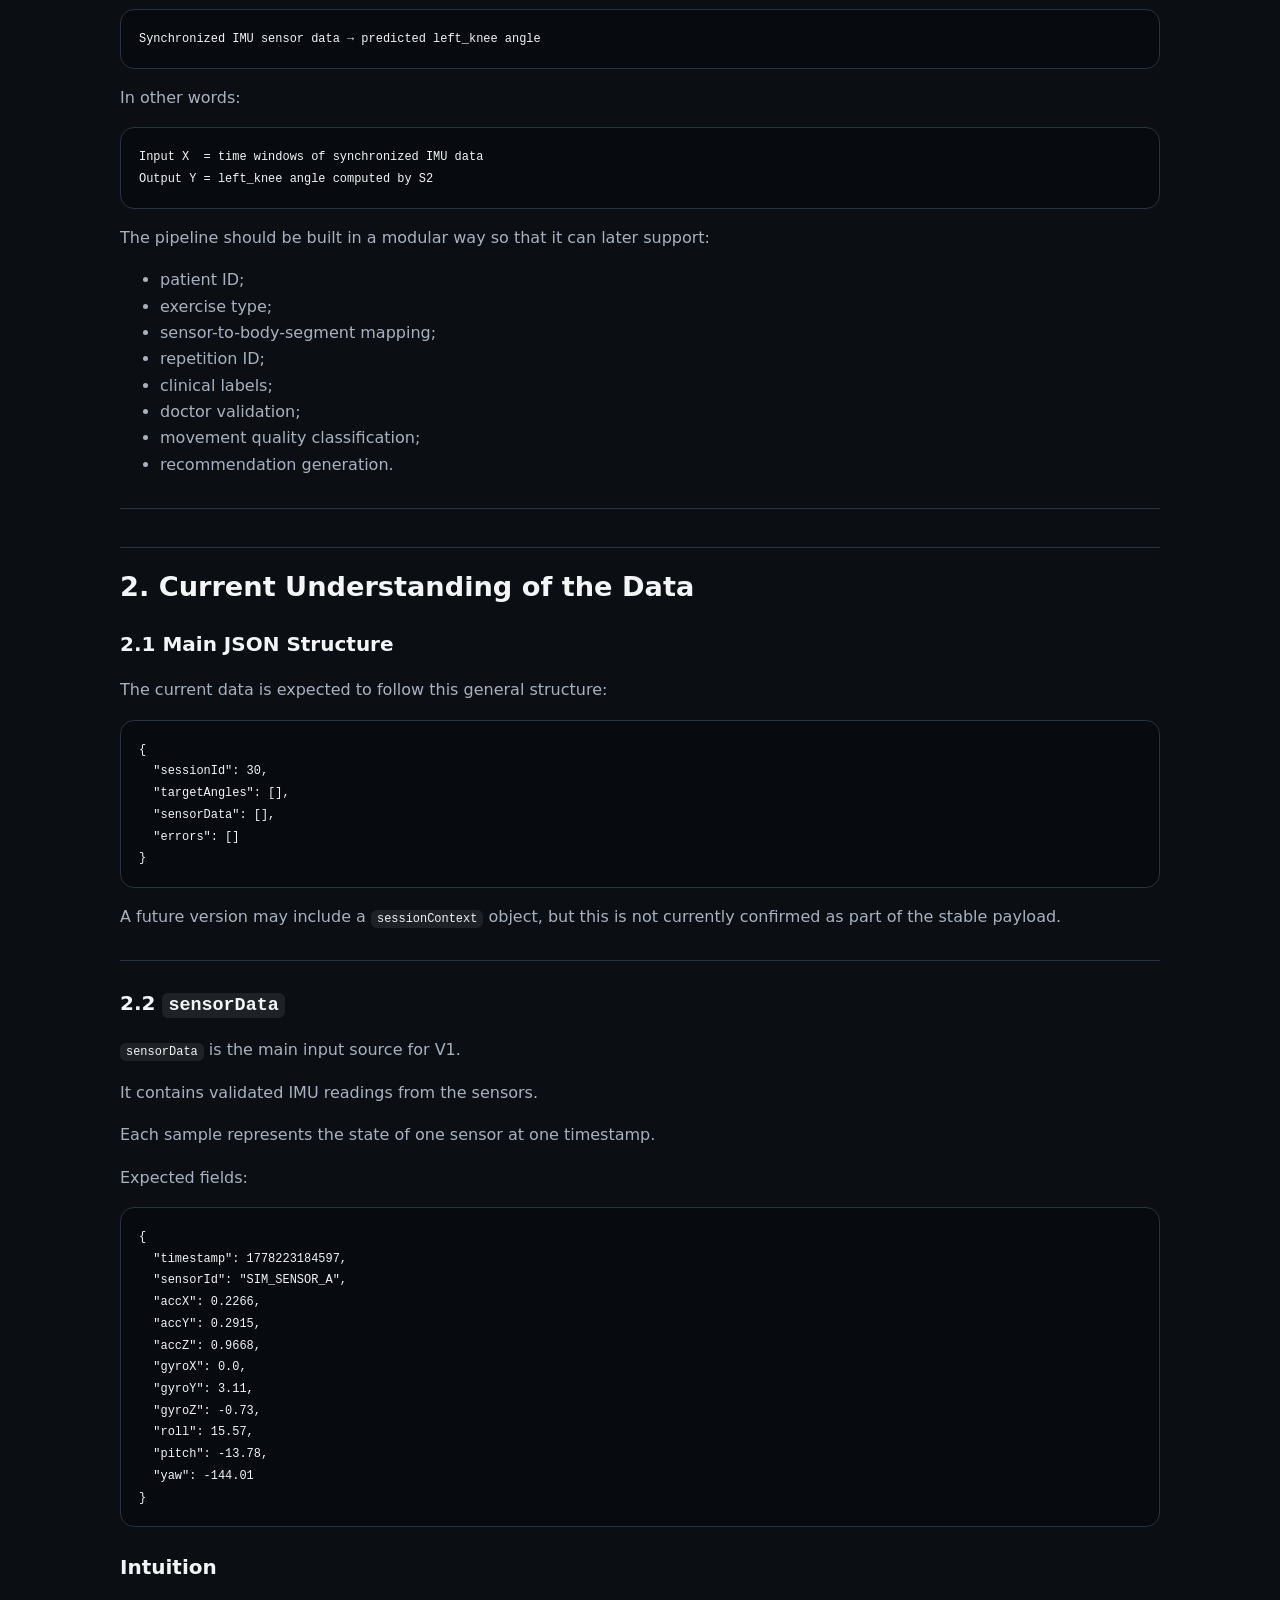
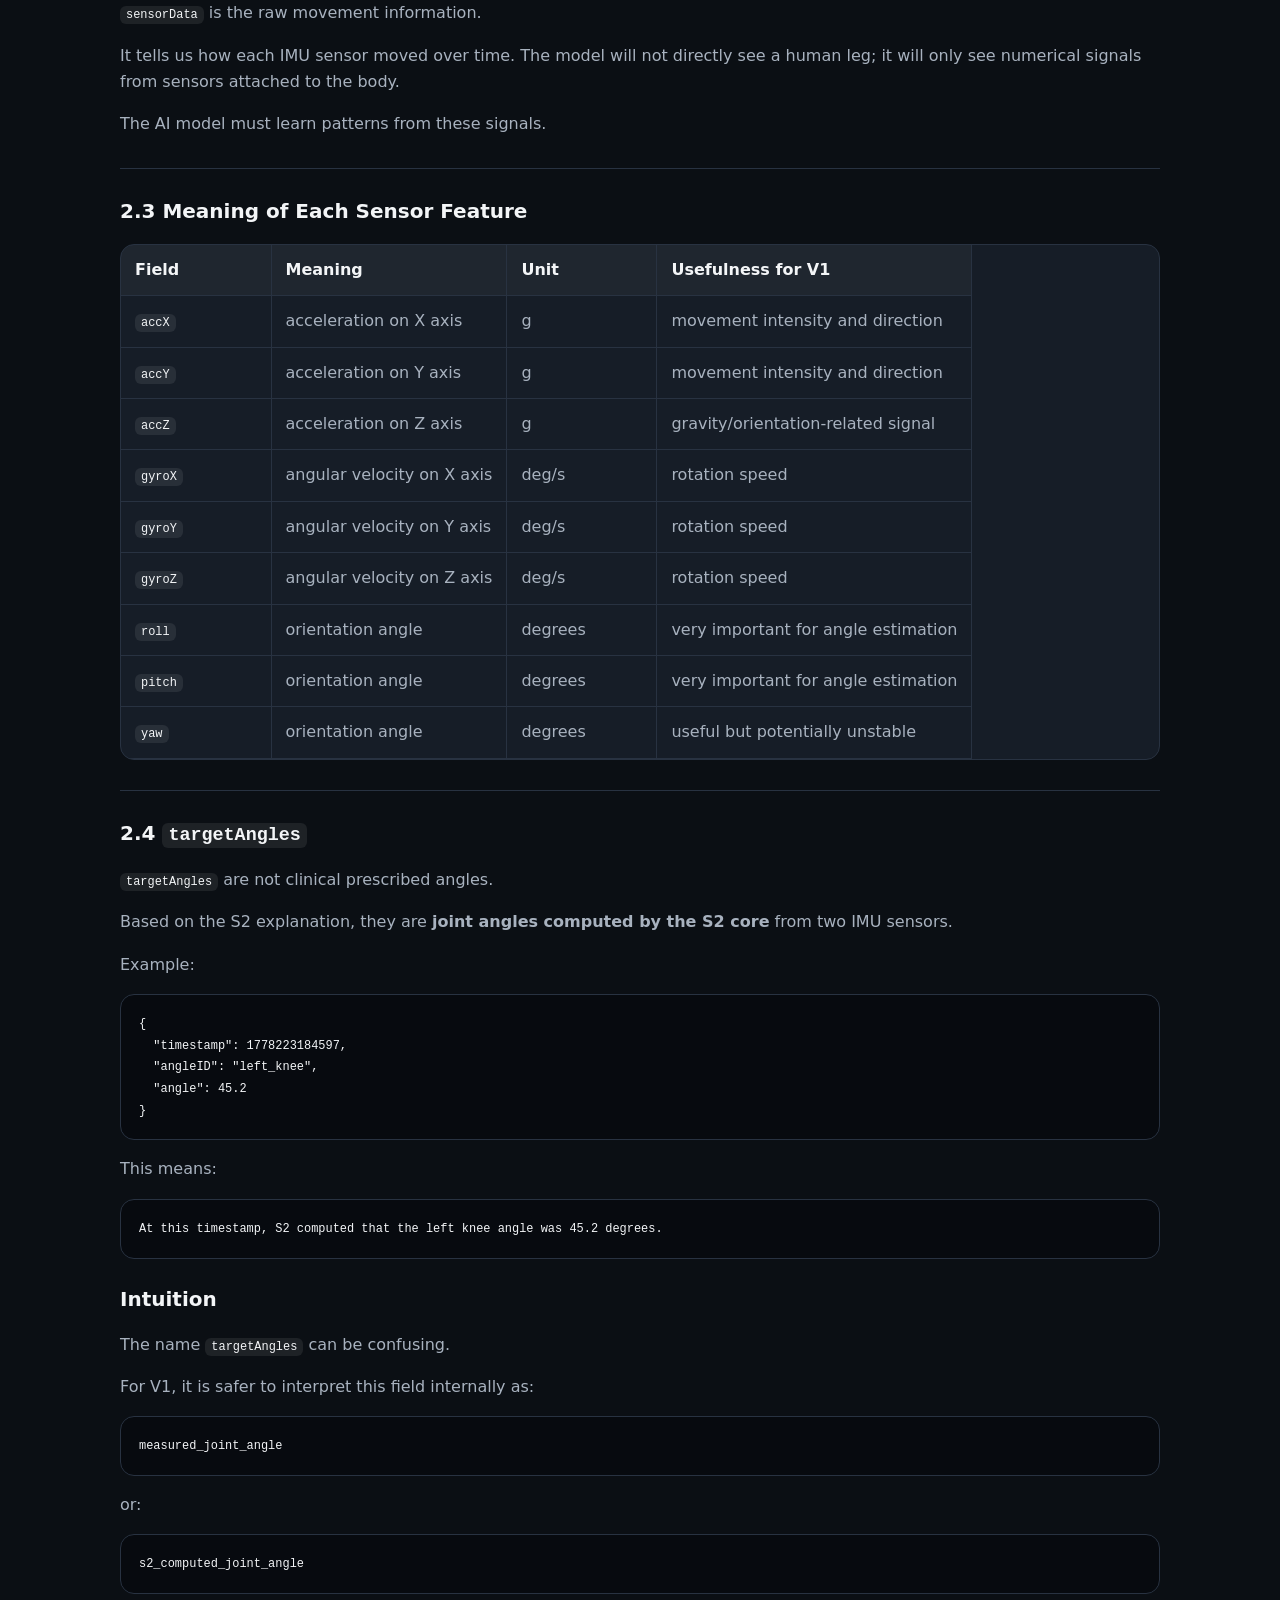
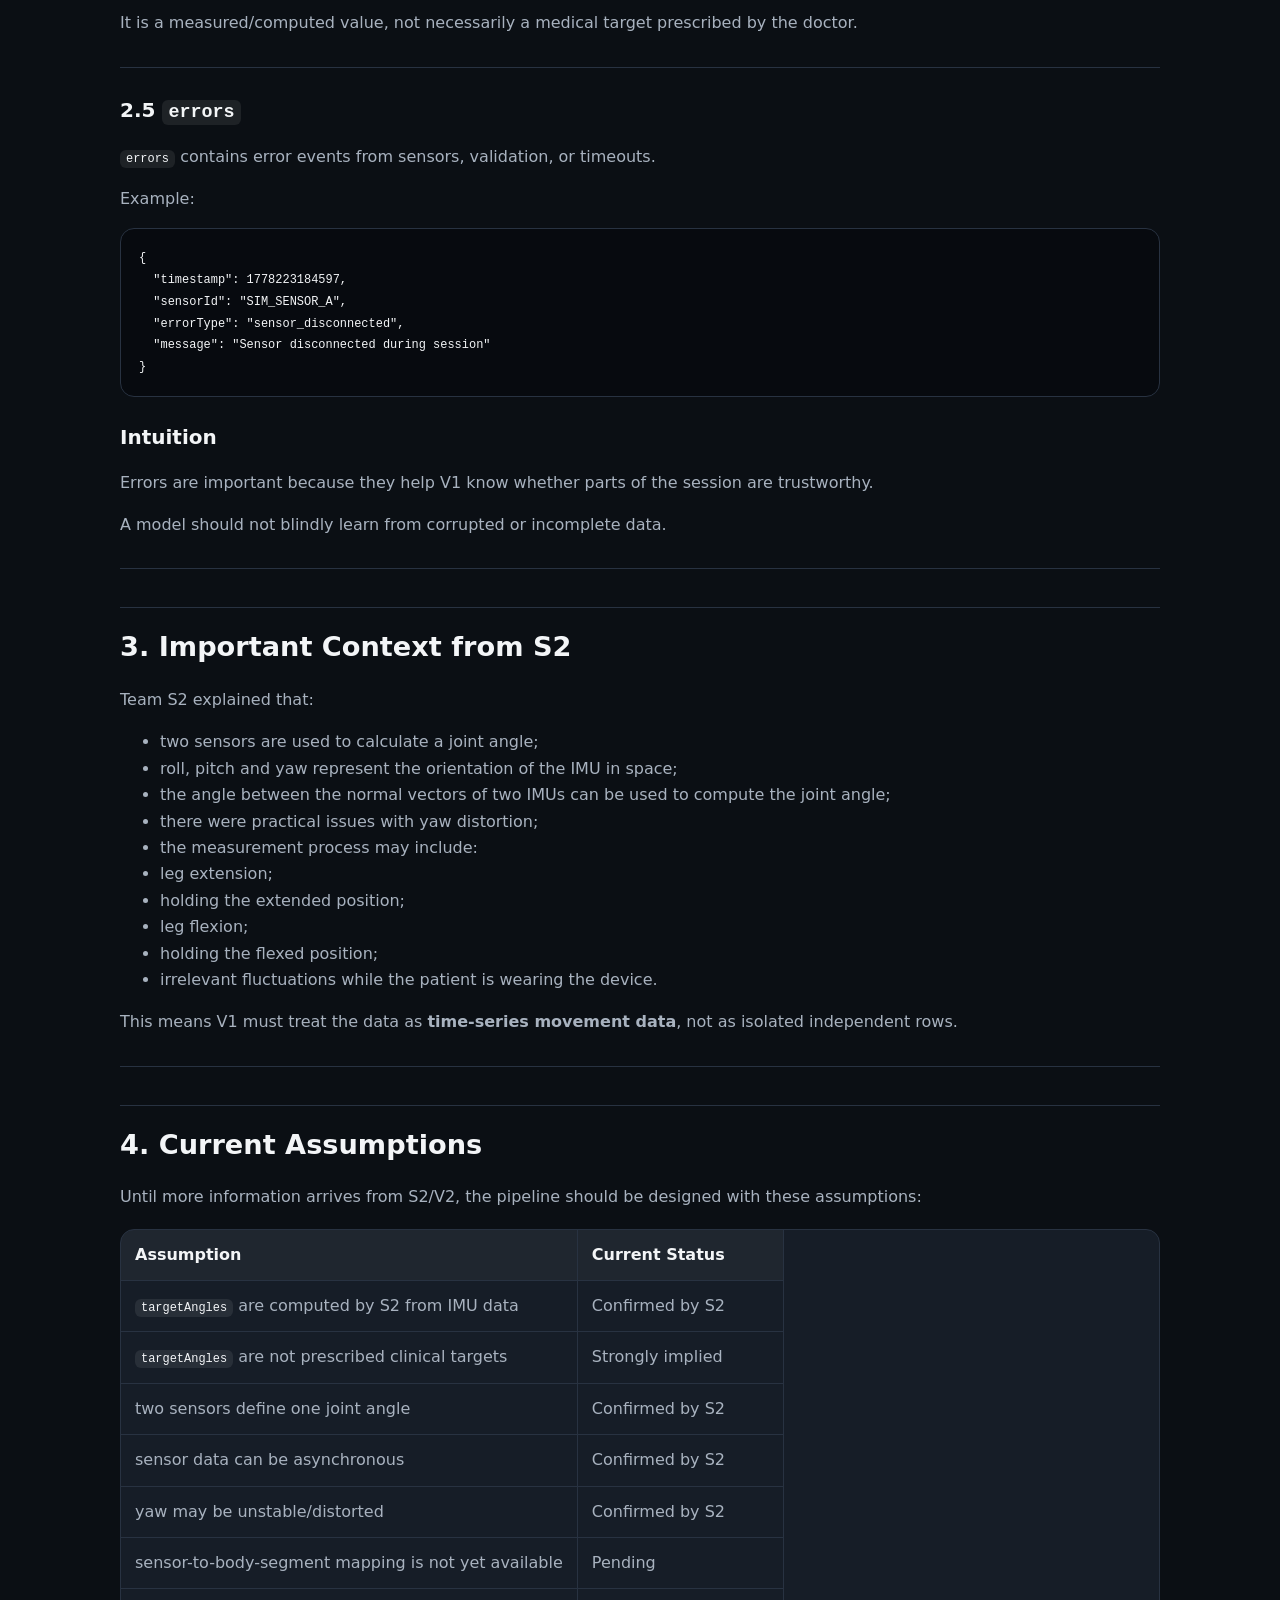
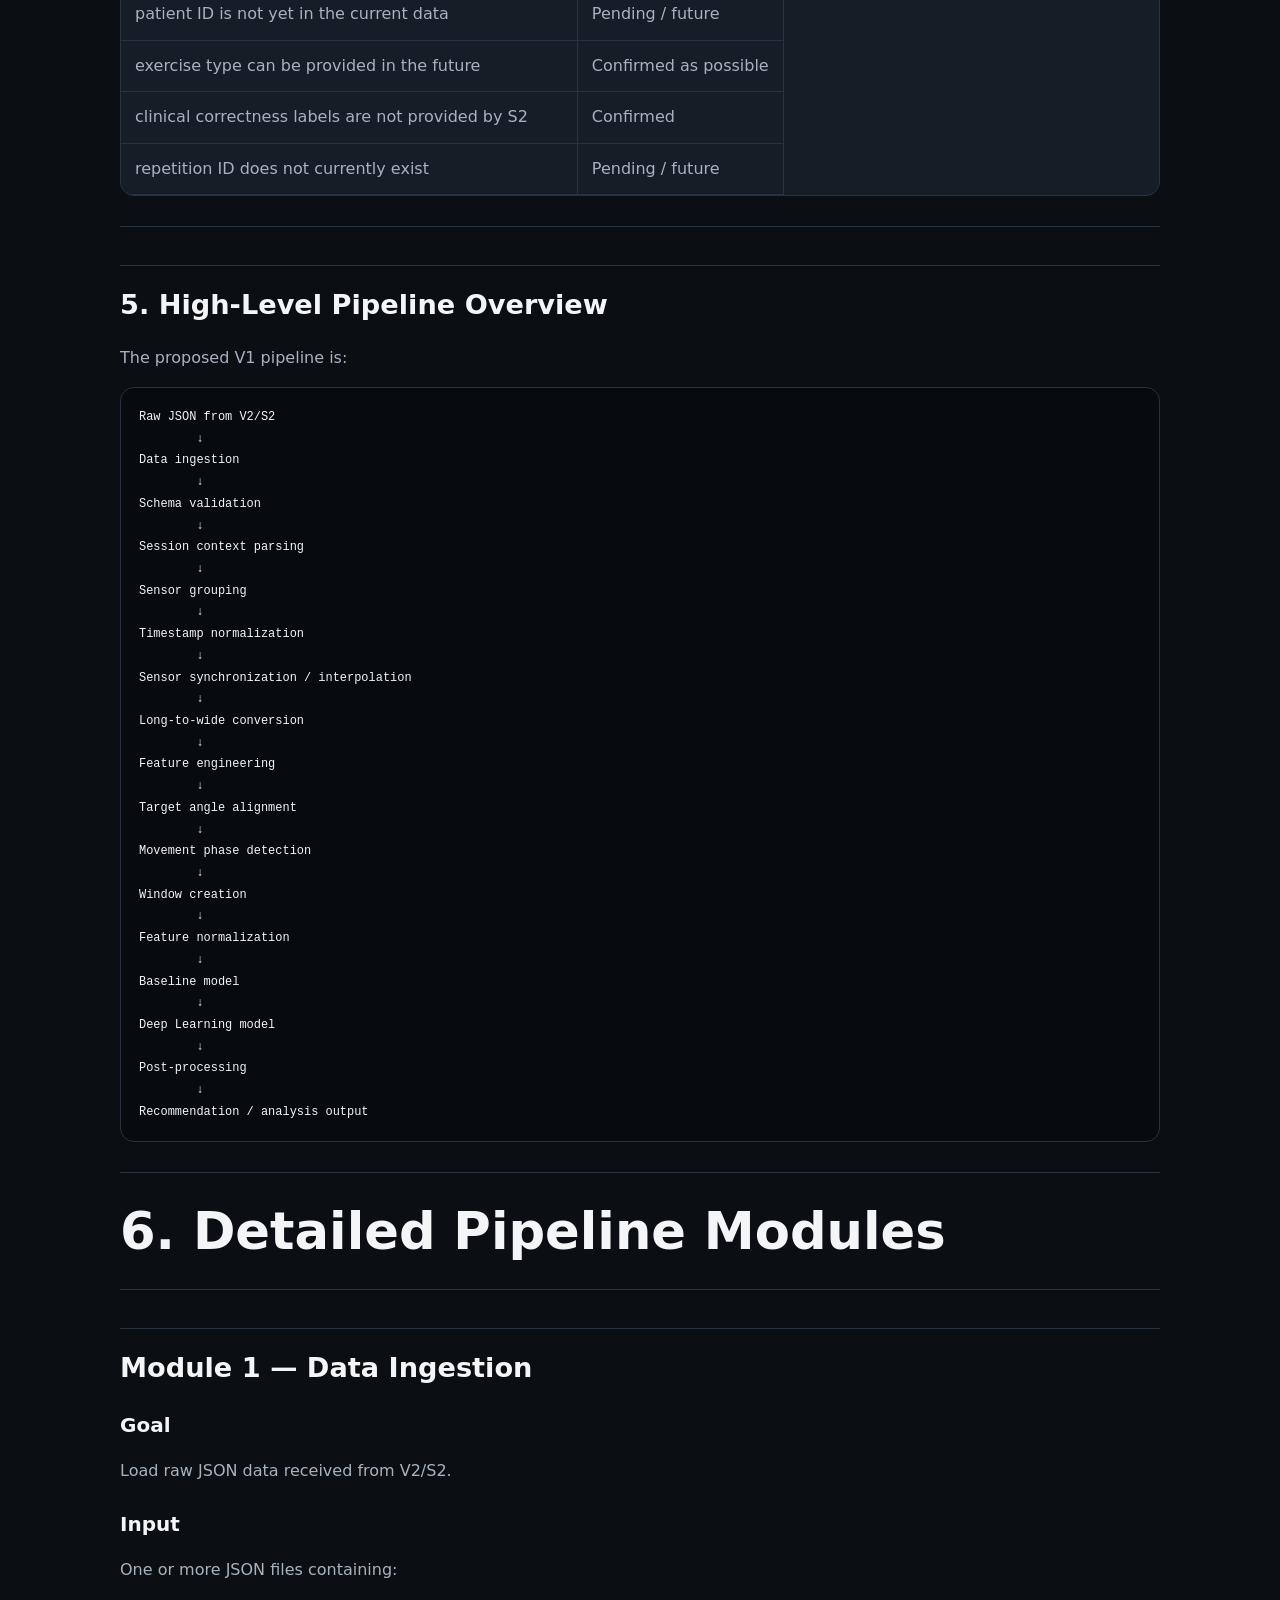
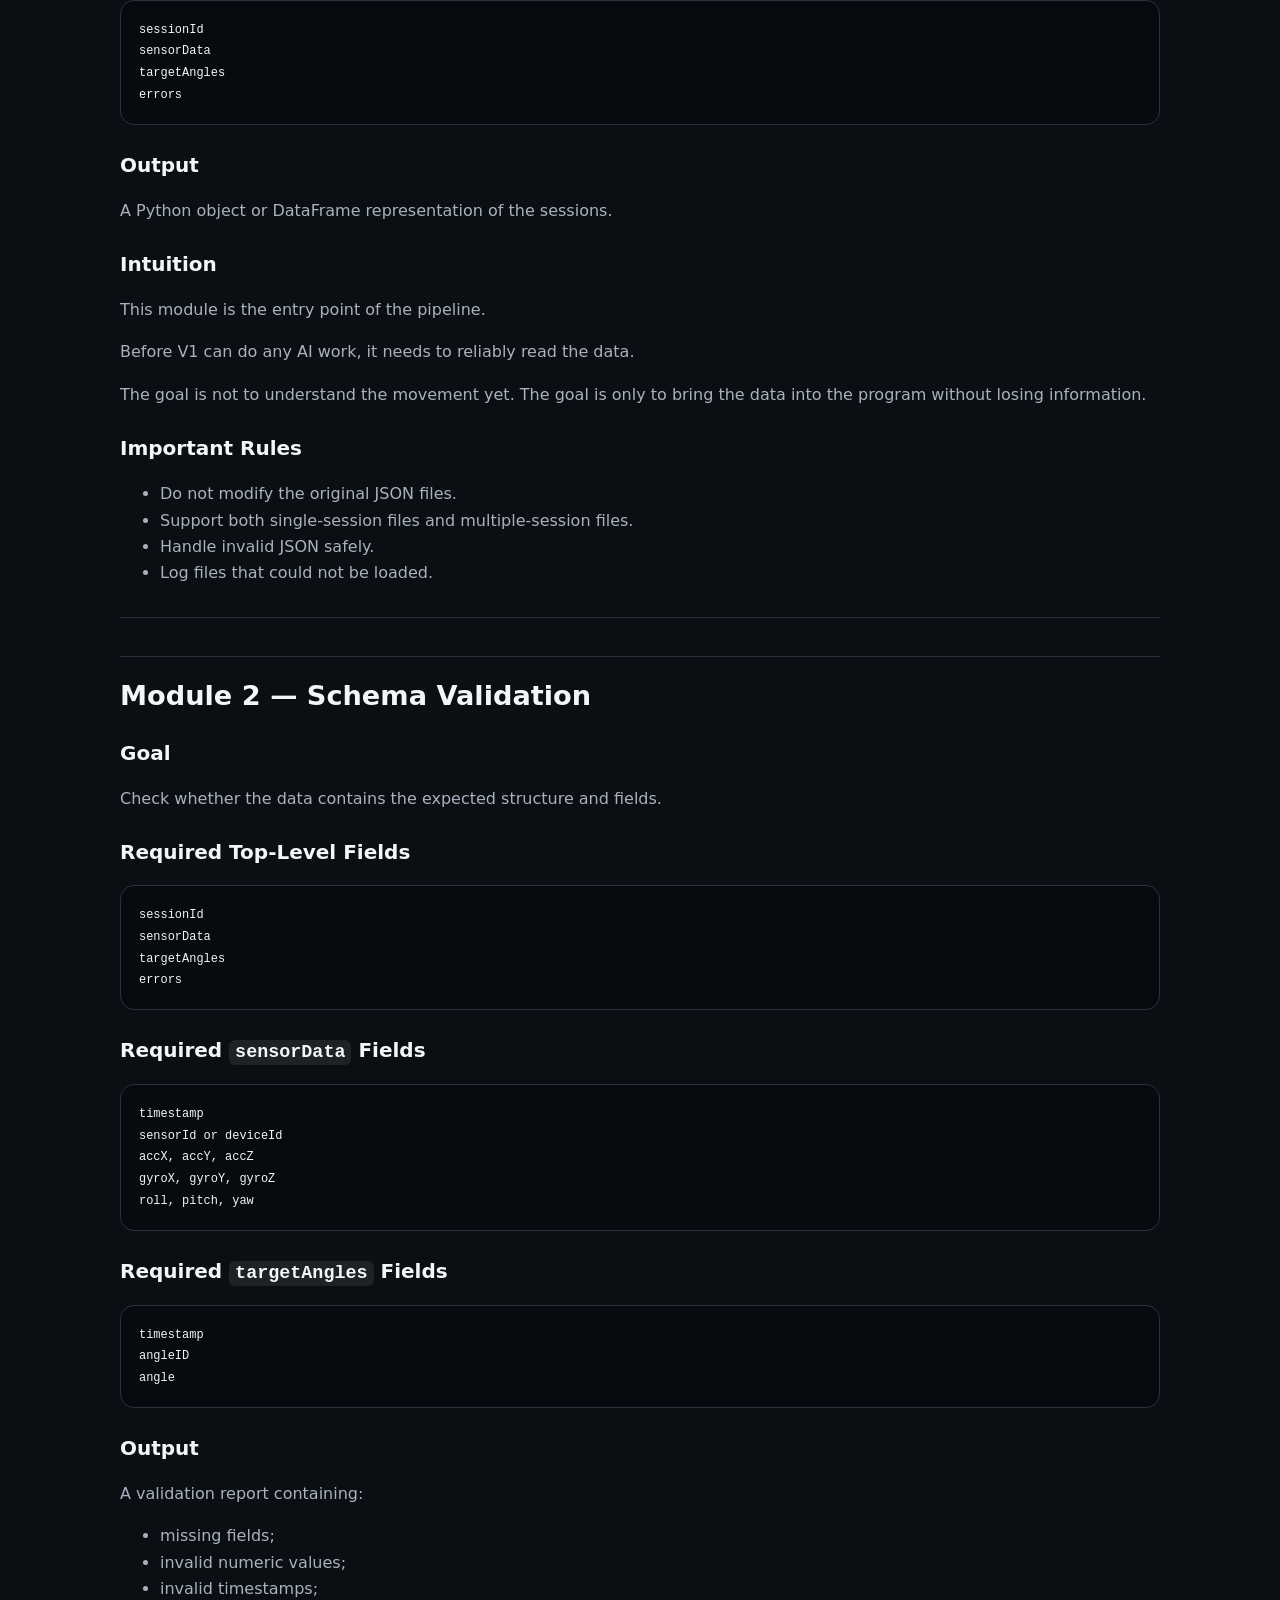
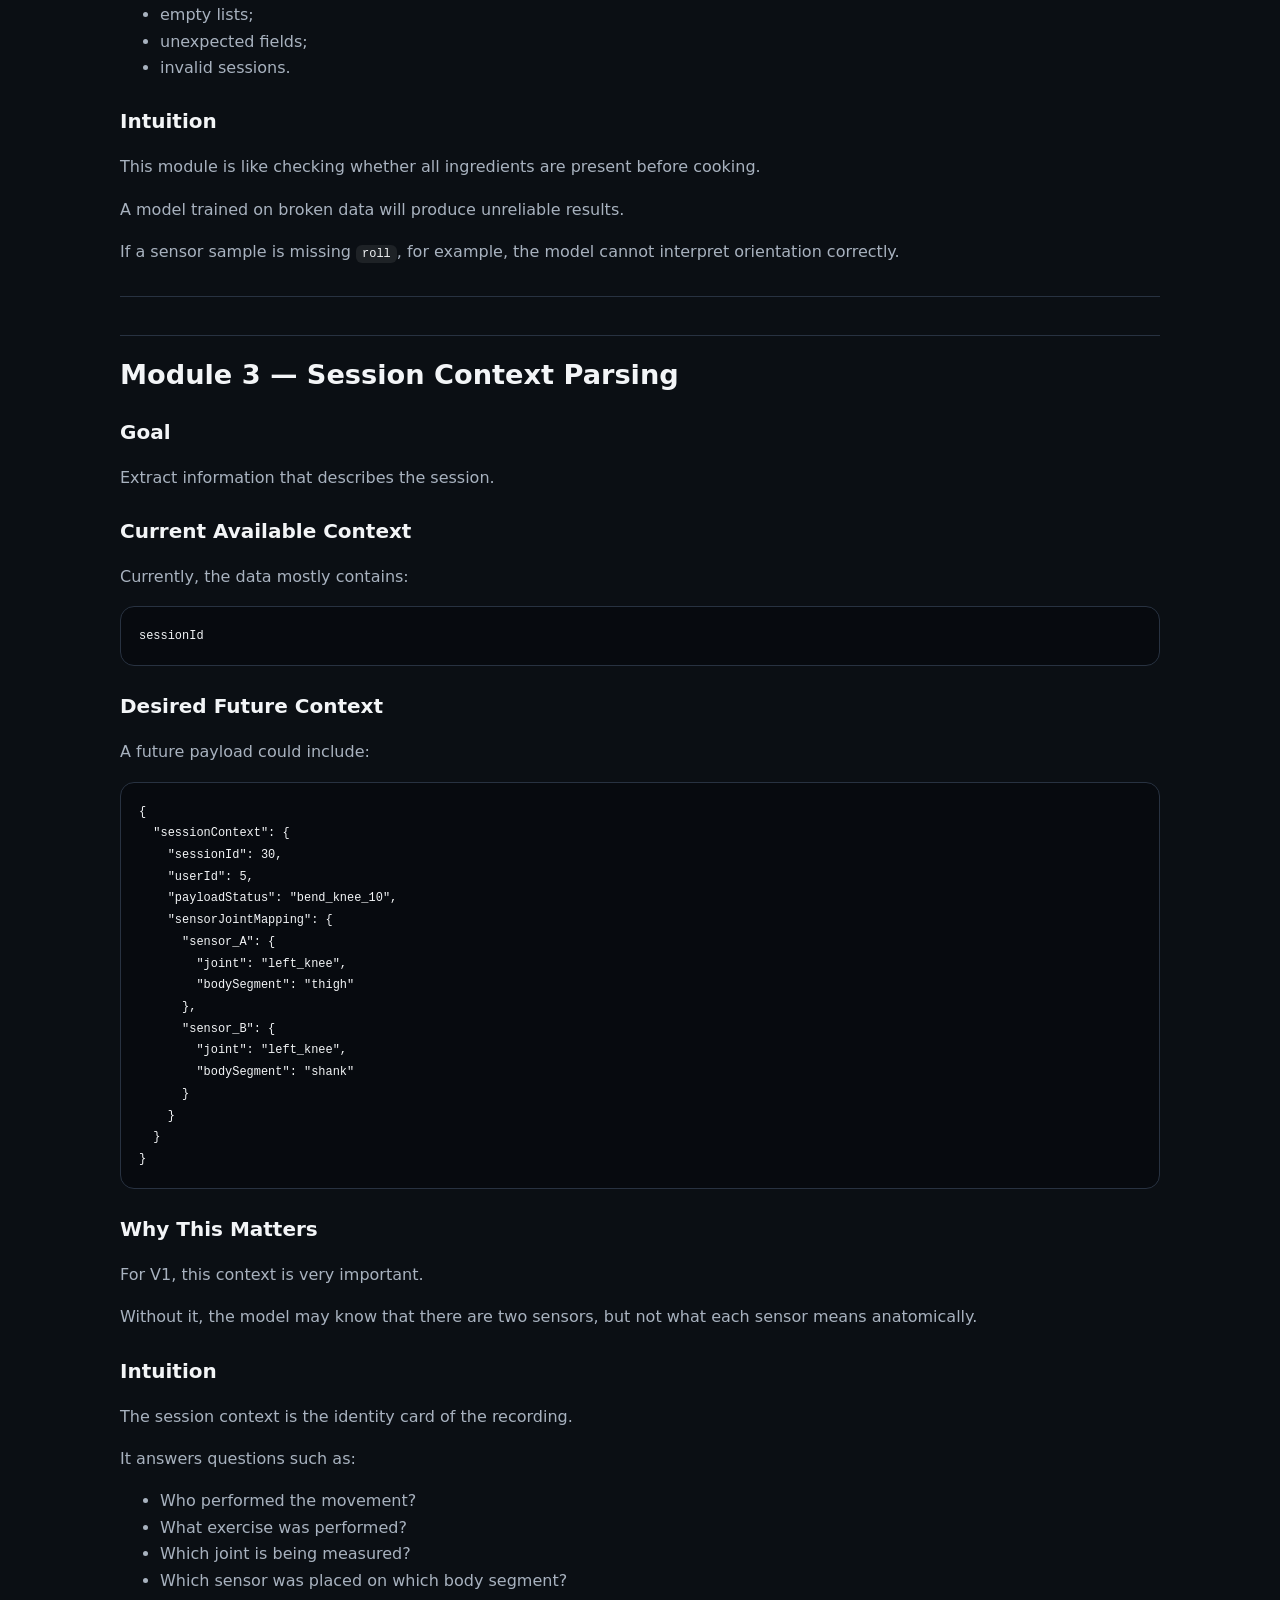
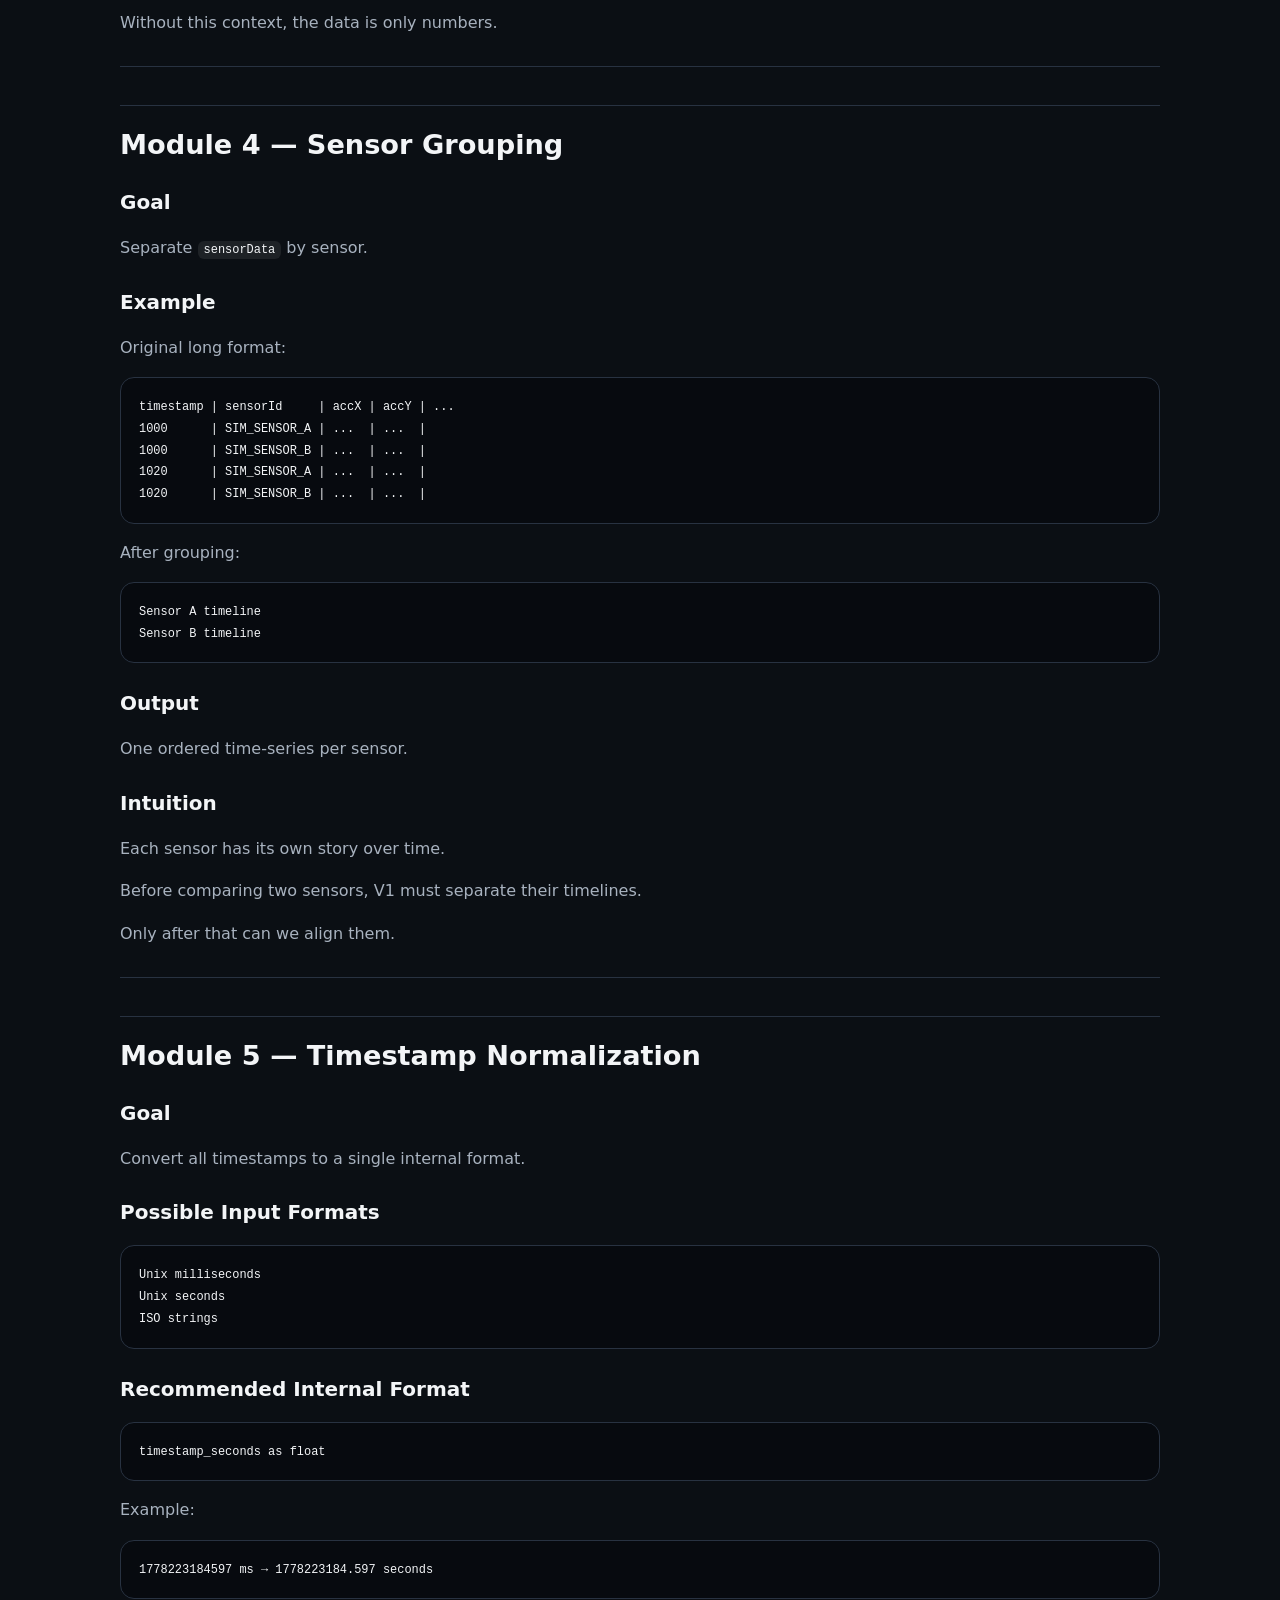
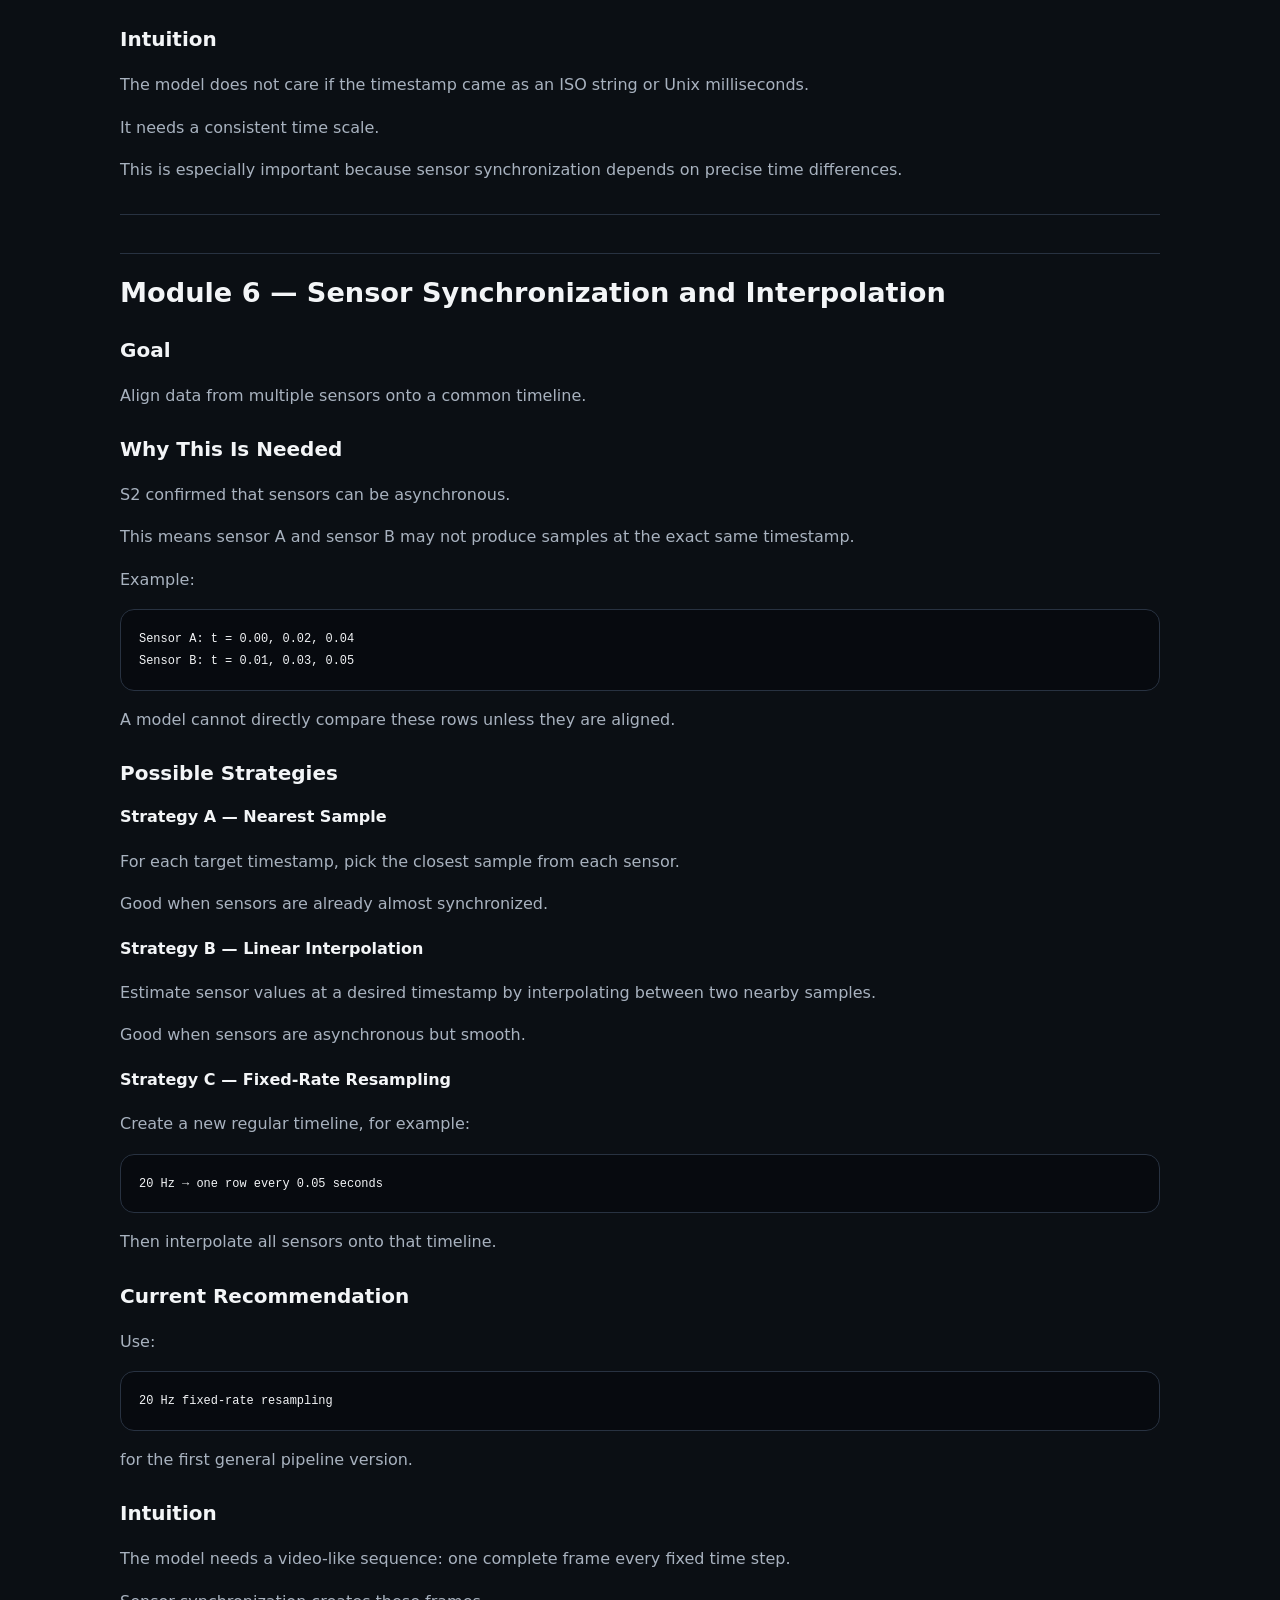
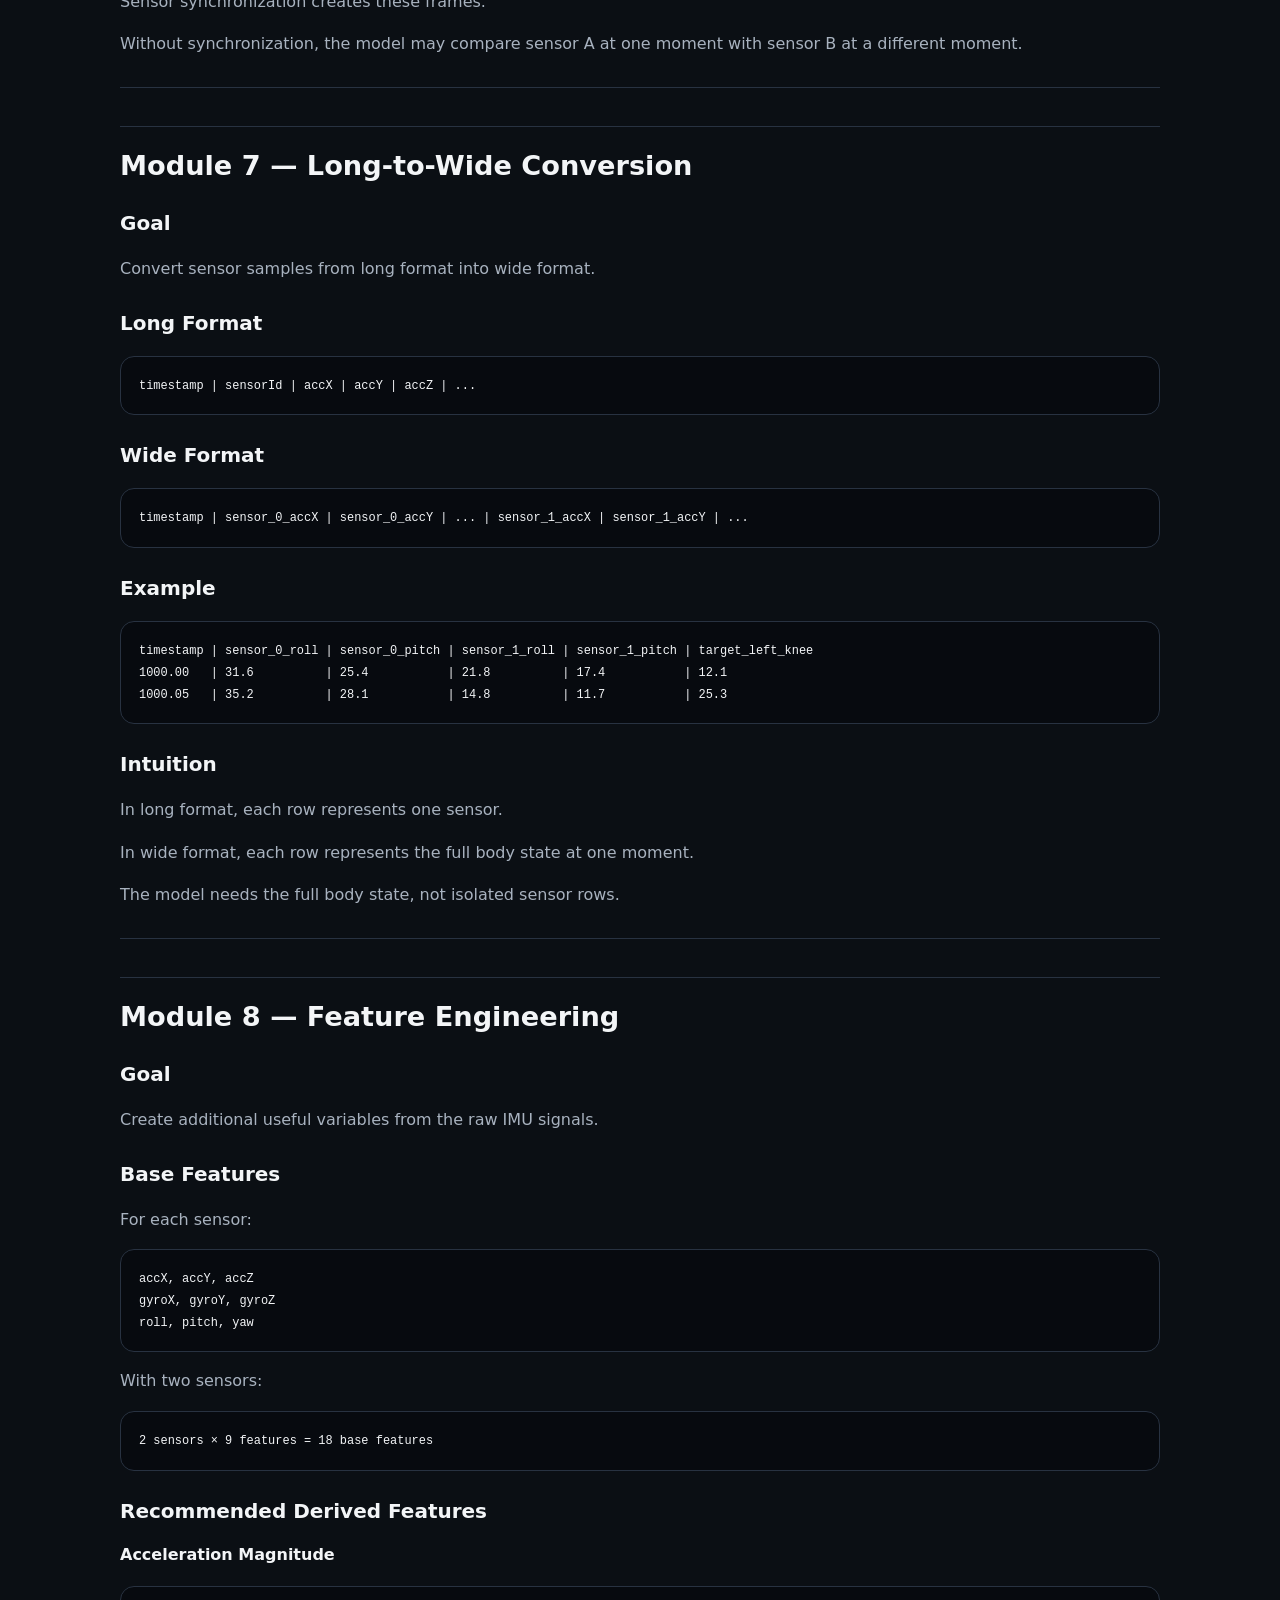
<file: assets/docs/v1-pipeline-design.html>
<!DOCTYPE html>
<html lang="en">
<head>
  <meta charset="UTF-8" />
  <meta name="viewport" content="width=device-width, initial-scale=1.0" />
  <title>V1 - AI Pipeline Design</title>
  <style>
    :root {
      --bg: #0b0f14;
      --bg-soft: #121821;
      --card: #161d27;
      --text: #f3f5f7;
      --muted: #a8b2bf;
      --line: #283241;
      --accent: #45d483;
      --accent-soft: rgba(69, 212, 131, 0.12);
      --shadow: 0 10px 30px rgba(0, 0, 0, 0.22);
    }

    * {
      box-sizing: border-box;
    }

    body {
      margin: 0;
      font-family: Inter, system-ui, Arial, sans-serif;
      background: var(--bg);
      color: var(--text);
      line-height: 1.65;
    }

    main {
      width: min(1040px, calc(100% - 2rem));
      margin: 0 auto;
      padding: 48px 0 72px;
    }

    .doc-header,
    .visual-overview {
      padding: 28px;
      border: 1px solid rgba(69, 212, 131, 0.28);
      border-radius: 18px;
      background: linear-gradient(180deg, rgba(69, 212, 131, 0.08), rgba(69, 212, 131, 0.03));
      margin-bottom: 28px;
      box-shadow: var(--shadow);
    }

    .visual-overview {
      border-color: var(--line);
      background: var(--card);
    }

    .eyebrow {
      margin: 0 0 8px;
      color: var(--accent);
      font-size: 12px;
      font-weight: 800;
      letter-spacing: 0.18em;
      text-transform: uppercase;
    }

    h1 {
      margin: 0 0 10px;
      font-size: clamp(2rem, 4vw, 3.4rem);
      line-height: 1.1;
    }

    h2,
    h3,
    h4 {
      color: var(--text);
      line-height: 1.25;
    }

    h2 {
      margin-top: 38px;
      padding-top: 22px;
      border-top: 1px solid var(--line);
      font-size: 1.7rem;
    }

    .visual-overview h2 {
      margin: 0 0 10px;
      padding-top: 0;
      border-top: 0;
    }

    h3 {
      margin-top: 28px;
      font-size: 1.25rem;
    }

    p,
    li {
      color: var(--muted);
    }

    a {
      color: var(--text);
    }

    code {
      border-radius: 6px;
      background: rgba(255, 255, 255, 0.08);
      color: var(--text);
      font-size: 0.92em;
      padding: 2px 6px;
    }

    pre {
      overflow-x: auto;
      border: 1px solid var(--line);
      border-radius: 14px;
      background: #070a0f;
      padding: 18px;
    }

    pre code {
      background: transparent;
      padding: 0;
    }

    blockquote {
      margin: 20px 0;
      padding: 16px 18px;
      border-left: 4px solid var(--accent);
      border-radius: 12px;
      background: var(--accent-soft);
    }

    blockquote p {
      margin: 0;
      color: var(--text);
    }

    table {
      width: 100%;
      border-collapse: collapse;
      margin: 18px 0 26px;
      overflow: hidden;
      border: 1px solid var(--line);
      border-radius: 14px;
      display: block;
      overflow-x: auto;
      background: var(--card);
    }

    th,
    td {
      min-width: 150px;
      padding: 12px 14px;
      border-bottom: 1px solid var(--line);
      border-right: 1px solid var(--line);
      vertical-align: top;
      color: var(--muted);
    }

    th {
      color: var(--text);
      background: rgba(255, 255, 255, 0.04);
      text-align: left;
    }

    hr {
      border: 0;
      border-top: 1px solid var(--line);
      margin: 30px 0;
    }

    .doc-actions {
      display: flex;
      gap: 12px;
      flex-wrap: wrap;
      margin-top: 18px;
    }

    .doc-button {
      display: inline-block;
      padding: 10px 16px;
      border-radius: 12px;
      border: 1px solid rgba(69, 212, 131, 0.28);
      background: var(--accent-soft);
      color: var(--text);
      font-weight: 700;
      text-decoration: none;
    }

    .doc-button.secondary {
      background: transparent;
      border-color: var(--line);
      color: var(--muted);
    }

    .pipeline-preview-grid {
      display: grid;
      grid-template-columns: repeat(3, minmax(0, 1fr));
      gap: 18px;
      margin-top: 22px;
    }

    .pipeline-preview-card {
      display: grid;
      gap: 12px;
      padding: 16px;
      border: 1px solid var(--line);
      border-radius: 16px;
      background: rgba(255, 255, 255, 0.03);
      text-decoration: none;
      transition: transform 0.2s ease, border-color 0.2s ease;
    }

    .pipeline-preview-card:hover {
      transform: translateY(-4px);
      border-color: rgba(69, 212, 131, 0.28);
    }

    .pipeline-preview-card img {
      width: 100%;
      aspect-ratio: 4 / 3;
      object-fit: contain;
      display: block;
      border: 1px solid var(--line);
      border-radius: 14px;
      background: #fff;
    }

    .pipeline-preview-card h3 {
      margin: 0;
      font-size: 1rem;
    }

    .pipeline-preview-card p {
      margin: 0;
      font-size: 0.92rem;
    }

    .loading {
      color: var(--muted);
      padding: 22px;
      border: 1px solid var(--line);
      border-radius: 16px;
      background: var(--card);
    }

    @media (max-width: 900px) {
      .pipeline-preview-grid {
        grid-template-columns: 1fr;
      }
    }
  </style>
</head>
<body>
  <main>
    <header class="doc-header">
      <p class="eyebrow">Team V1 Technical Design</p>
      <h1>V1 AI Pipeline Design</h1>
      <p>
        Detailed technical design for the Team V1 preprocessing and AI pipeline. This is a design
        and implementation roadmap, not a claim that a complete clinical Deep Learning model is already finished.
      </p>
      <div class="doc-actions">
        <a class="doc-button secondary" href="../../documents.html">Back to documents</a>
        <a class="doc-button" href="v1-pipeline-design.md" download>Download Markdown</a>
      </div>
    </header>

    <section class="visual-overview" id="visualPipelineOverview">
      <p class="eyebrow">Visual Pipeline Overview</p>
      <h2>Visual Pipeline Overview</h2>
      <p>
        For a faster overview, the pipeline is also available as three visual infographic pages.
      </p>

      <div class="pipeline-preview-grid">
        <a class="pipeline-preview-card" href="../img/pipeline/v1-pipeline-part-1.png" target="_blank" rel="noopener">
          <img src="../img/pipeline/v1-pipeline-part-1.png" alt="Team V1 Pipeline Design Part 1: Data Foundations and Preprocessing" />
          <div>
            <h3>Part 1 - Data Foundations and Preprocessing</h3>
            <p>Raw data, schema checks, session context, sensors, timestamps, and synchronization.</p>
          </div>
        </a>

        <a class="pipeline-preview-card" href="../img/pipeline/v1-pipeline-part-2.png" target="_blank" rel="noopener">
          <img src="../img/pipeline/v1-pipeline-part-2.png" alt="Team V1 Pipeline Design Part 2: Feature Preparation and Training Inputs" />
          <div>
            <h3>Part 2 - Feature Preparation and Training Inputs</h3>
            <p>Wide-format conversion, feature engineering, target alignment, phases, and windows.</p>
          </div>
        </a>

        <a class="pipeline-preview-card" href="../img/pipeline/v1-pipeline-part-3.png" target="_blank" rel="noopener">
          <img src="../img/pipeline/v1-pipeline-part-3.png" alt="Team V1 Pipeline Design Part 3: Models, Outputs, and Future Extensions" />
          <div>
            <h3>Part 3 - Models, Outputs, and Future Extensions</h3>
            <p>Baselines, 1D CNN planning, post-processing, recommendations, and future needs.</p>
          </div>
        </a>
      </div>
    </section>

    <article id="documentContent" class="loading">Loading V1 AI Pipeline Design...</article>
  </main>

  <script>
    const markdownFile = "v1-pipeline-design.md";
    const content = document.getElementById("documentContent");

    function escapeHtml(value) {
      return value
        .replace(/&/g, "&amp;")
        .replace(/</g, "&lt;")
        .replace(/>/g, "&gt;")
        .replace(/"/g, "&quot;");
    }

    function inlineMarkdown(value) {
      return escapeHtml(value)
        .replace(/`([^`]+)`/g, "<code>$1</code>")
        .replace(/\*\*([^*]+)\*\*/g, "<strong>$1</strong>")
        .replace(/\[([^\]]+)\]\(([^)]+)\)/g, "<a " + "href=\"$2\">$1</a>");
    }

    function renderTable(lines, startIndex) {
      const rows = [];
      let index = startIndex;

      while (index < lines.length && /^\|.*\|$/.test(lines[index].trim())) {
        rows.push(lines[index].trim());
        index += 1;
      }

      const htmlRows = rows
        .filter((row, rowIndex) => rowIndex !== 1 || !/^\|[\s:\-|]+\|$/.test(row))
        .map((row, rowIndex) => {
          const cells = row.slice(1, -1).split("|").map(cell => inlineMarkdown(cell.trim()));
          const tag = rowIndex === 0 ? "th" : "td";
          return `<tr>${cells.map(cell => `<${tag}>${cell}</${tag}>`).join("")}</tr>`;
        })
        .join("");

      return {
        html: `<table><tbody>${htmlRows}</tbody></table>`,
        nextIndex: index
      };
    }

    function renderMarkdown(markdown) {
      const lines = markdown.replace(/\r\n/g, "\n").split("\n");
      const output = [];
      let paragraph = [];
      let list = [];
      let inCode = false;
      let codeLines = [];

      function flushParagraph() {
        if (paragraph.length) {
          output.push(`<p>${inlineMarkdown(paragraph.join(" "))}</p>`);
          paragraph = [];
        }
      }

      function flushList() {
        if (list.length) {
          output.push(`<ul>${list.map(item => `<li>${inlineMarkdown(item)}</li>`).join("")}</ul>`);
          list = [];
        }
      }

      for (let index = 0; index < lines.length; index += 1) {
        const rawLine = lines[index];
        const line = rawLine.trim();

        if (line.startsWith("```")) {
          if (inCode) {
            output.push(`<pre><code>${escapeHtml(codeLines.join("\n"))}</code></pre>`);
            codeLines = [];
            inCode = false;
          } else {
            flushParagraph();
            flushList();
            inCode = true;
          }
          continue;
        }

        if (inCode) {
          codeLines.push(rawLine);
          continue;
        }

        if (!line) {
          flushParagraph();
          flushList();
          continue;
        }

        if (/^\|.*\|$/.test(line) && index + 1 < lines.length && /^\|[\s:\-|]+\|$/.test(lines[index + 1].trim())) {
          flushParagraph();
          flushList();
          const table = renderTable(lines, index);
          output.push(table.html);
          index = table.nextIndex - 1;
          continue;
        }

        const heading = line.match(/^(#{1,4})\s+(.*)$/);
        if (heading) {
          flushParagraph();
          flushList();
          const level = heading[1].length;
          output.push(`<h${level}>${inlineMarkdown(heading[2])}</h${level}>`);
          continue;
        }

        if (line === "---") {
          flushParagraph();
          flushList();
          output.push("<hr />");
          continue;
        }

        if (line.startsWith("> ")) {
          flushParagraph();
          flushList();
          output.push(`<blockquote><p>${inlineMarkdown(line.slice(2))}</p></blockquote>`);
          continue;
        }

        if (line.startsWith("- ")) {
          flushParagraph();
          list.push(line.slice(2));
          continue;
        }

        paragraph.push(line);
      }

      flushParagraph();
      flushList();
      return output.join("\n");
    }

    fetch(markdownFile)
      .then(response => {
        if (!response.ok) {
          throw new Error("Unable to load Markdown file.");
        }
        return response.text();
      })
      .then(markdown => {
        content.classList.remove("loading");
        content.innerHTML = renderMarkdown(markdown);
      })
      .catch(() => {
        content.innerHTML = 'Unable to load the Markdown article. Please use the <a href="v1-pipeline-design.md">Markdown version</a>.';
      });
  </script>
</body>
</html>
</file>
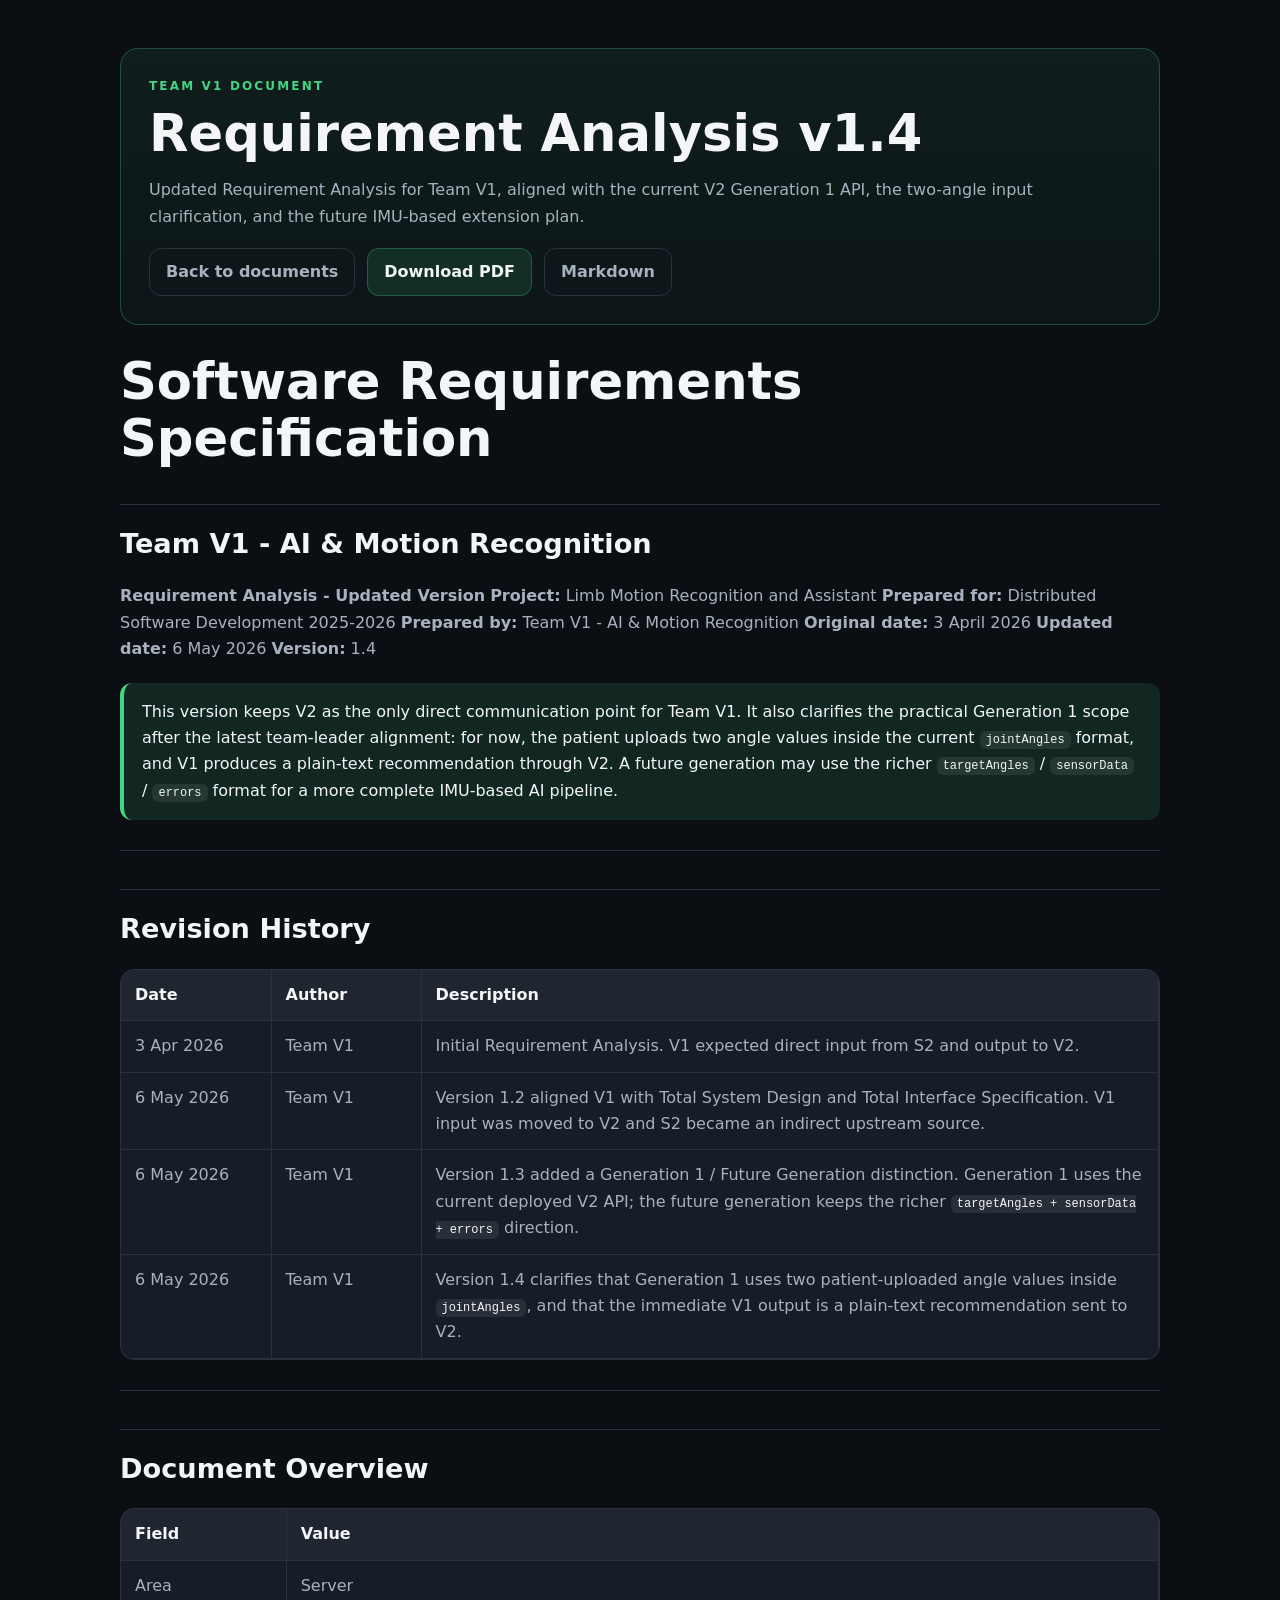
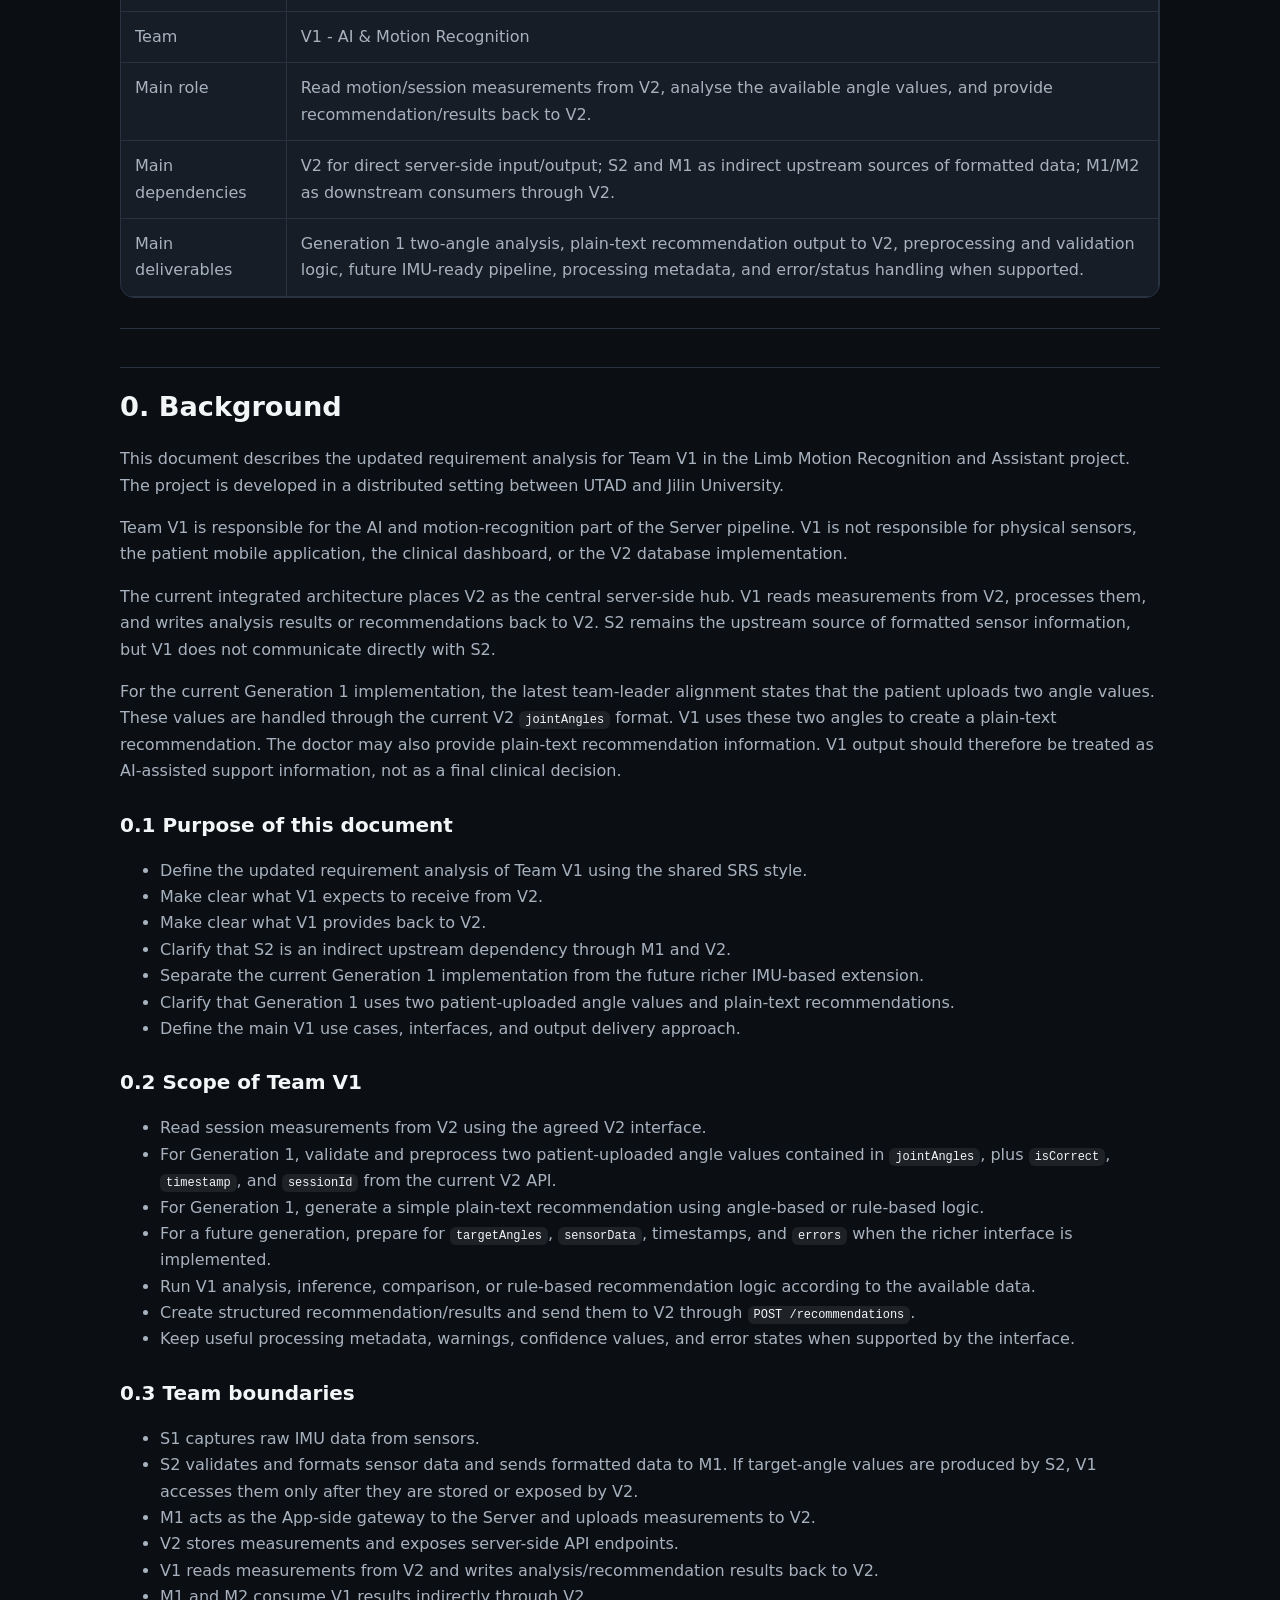
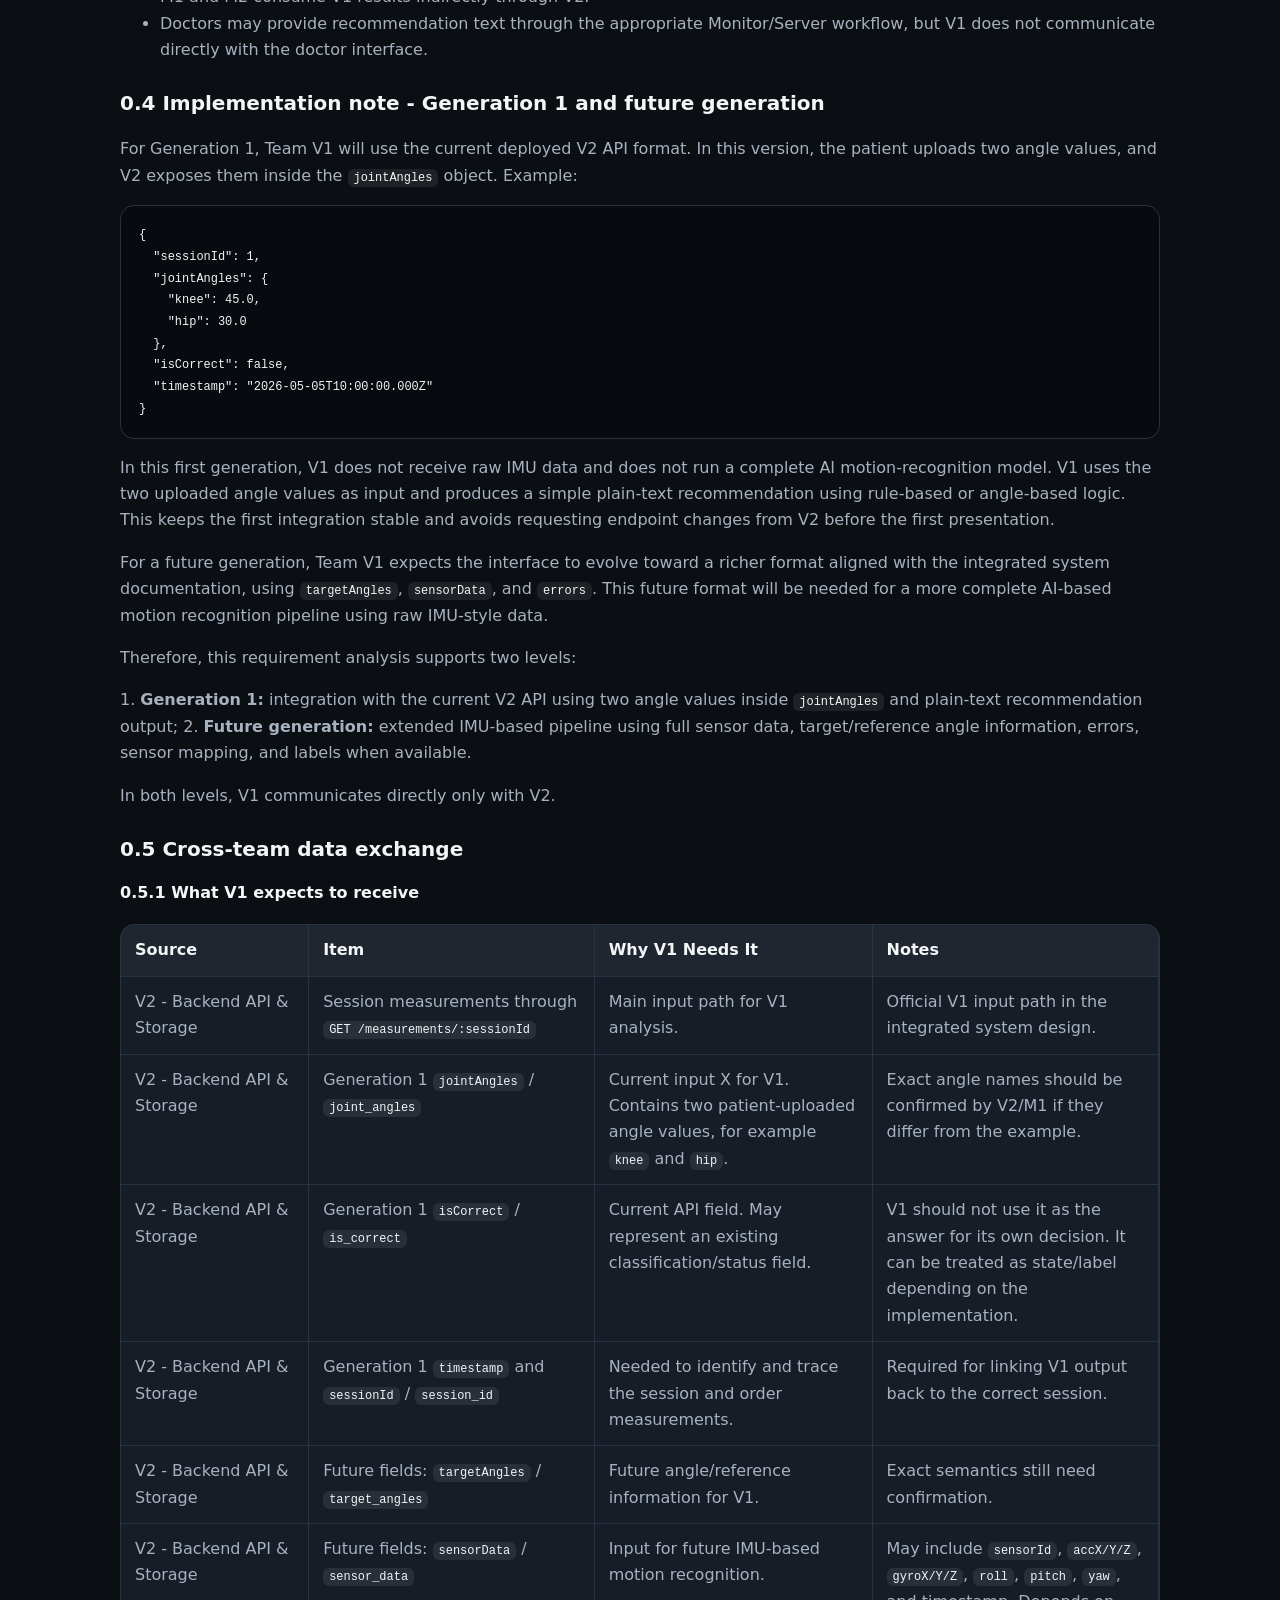
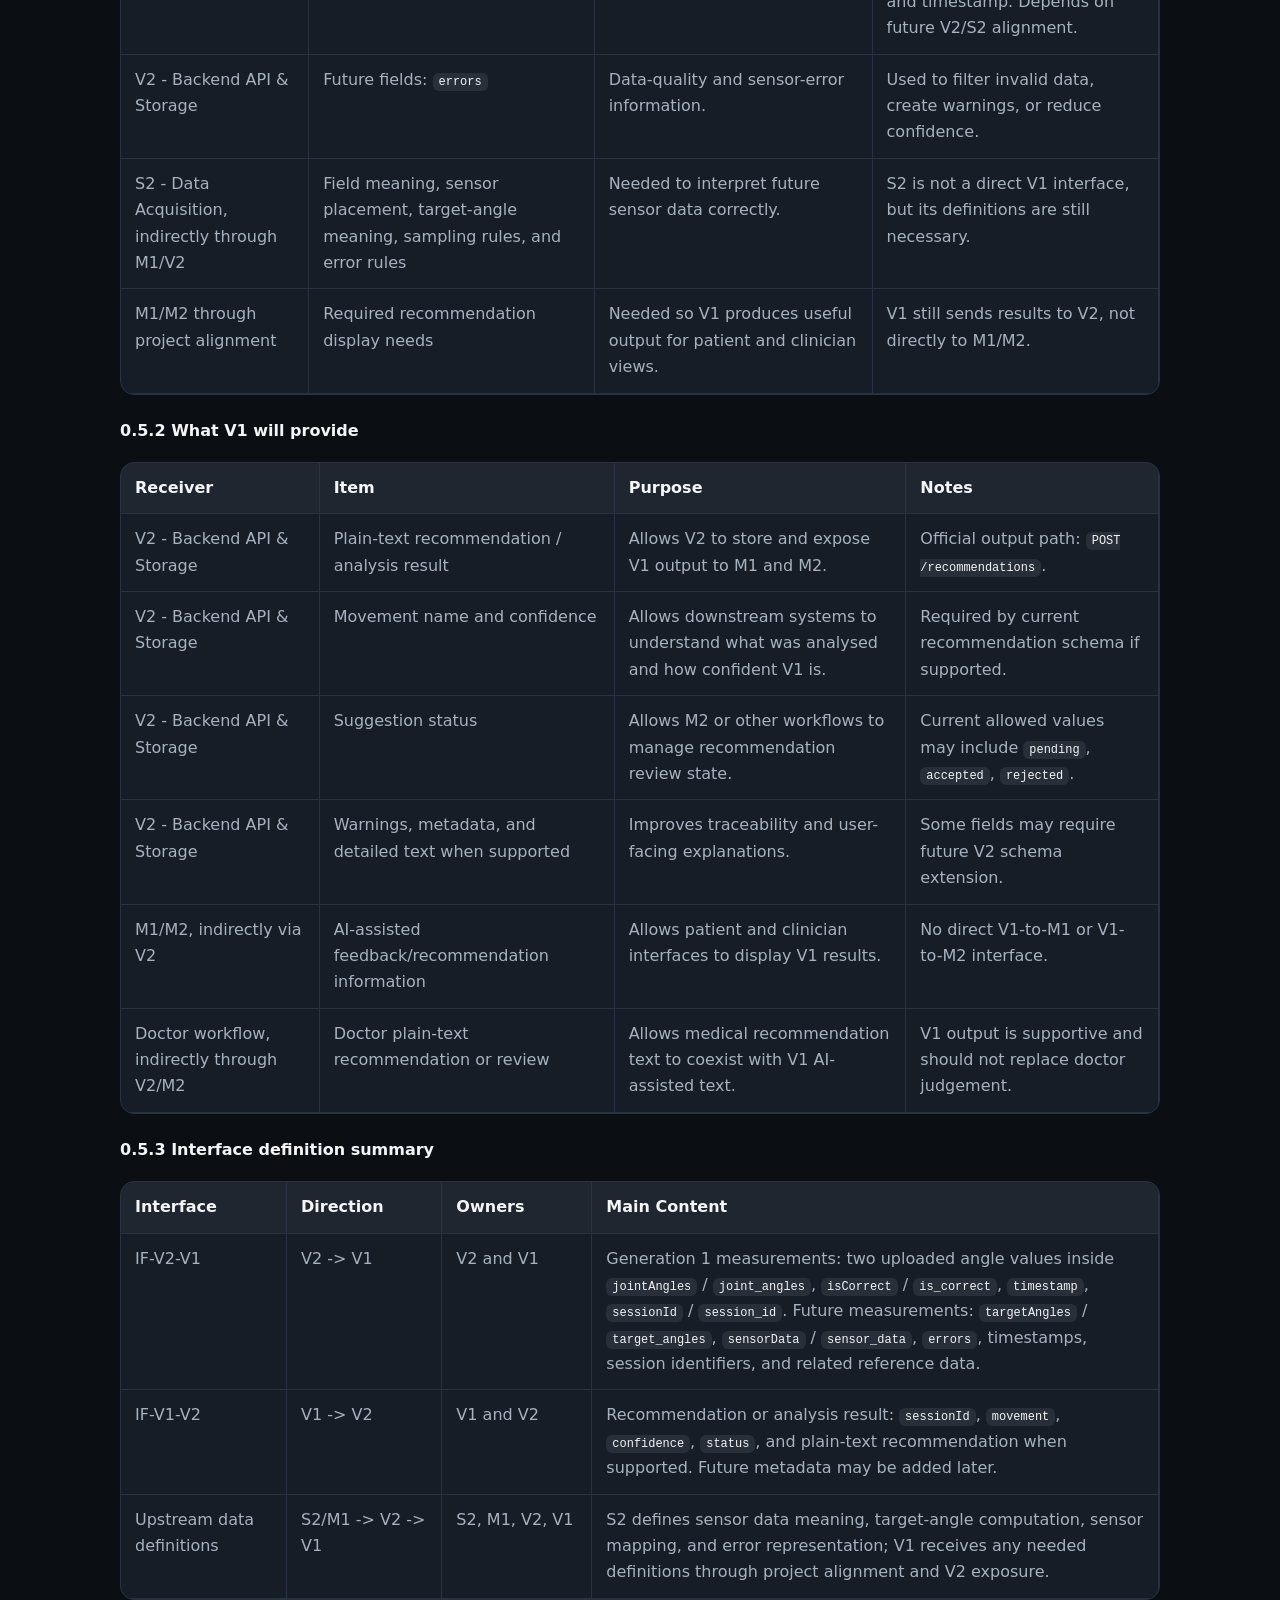
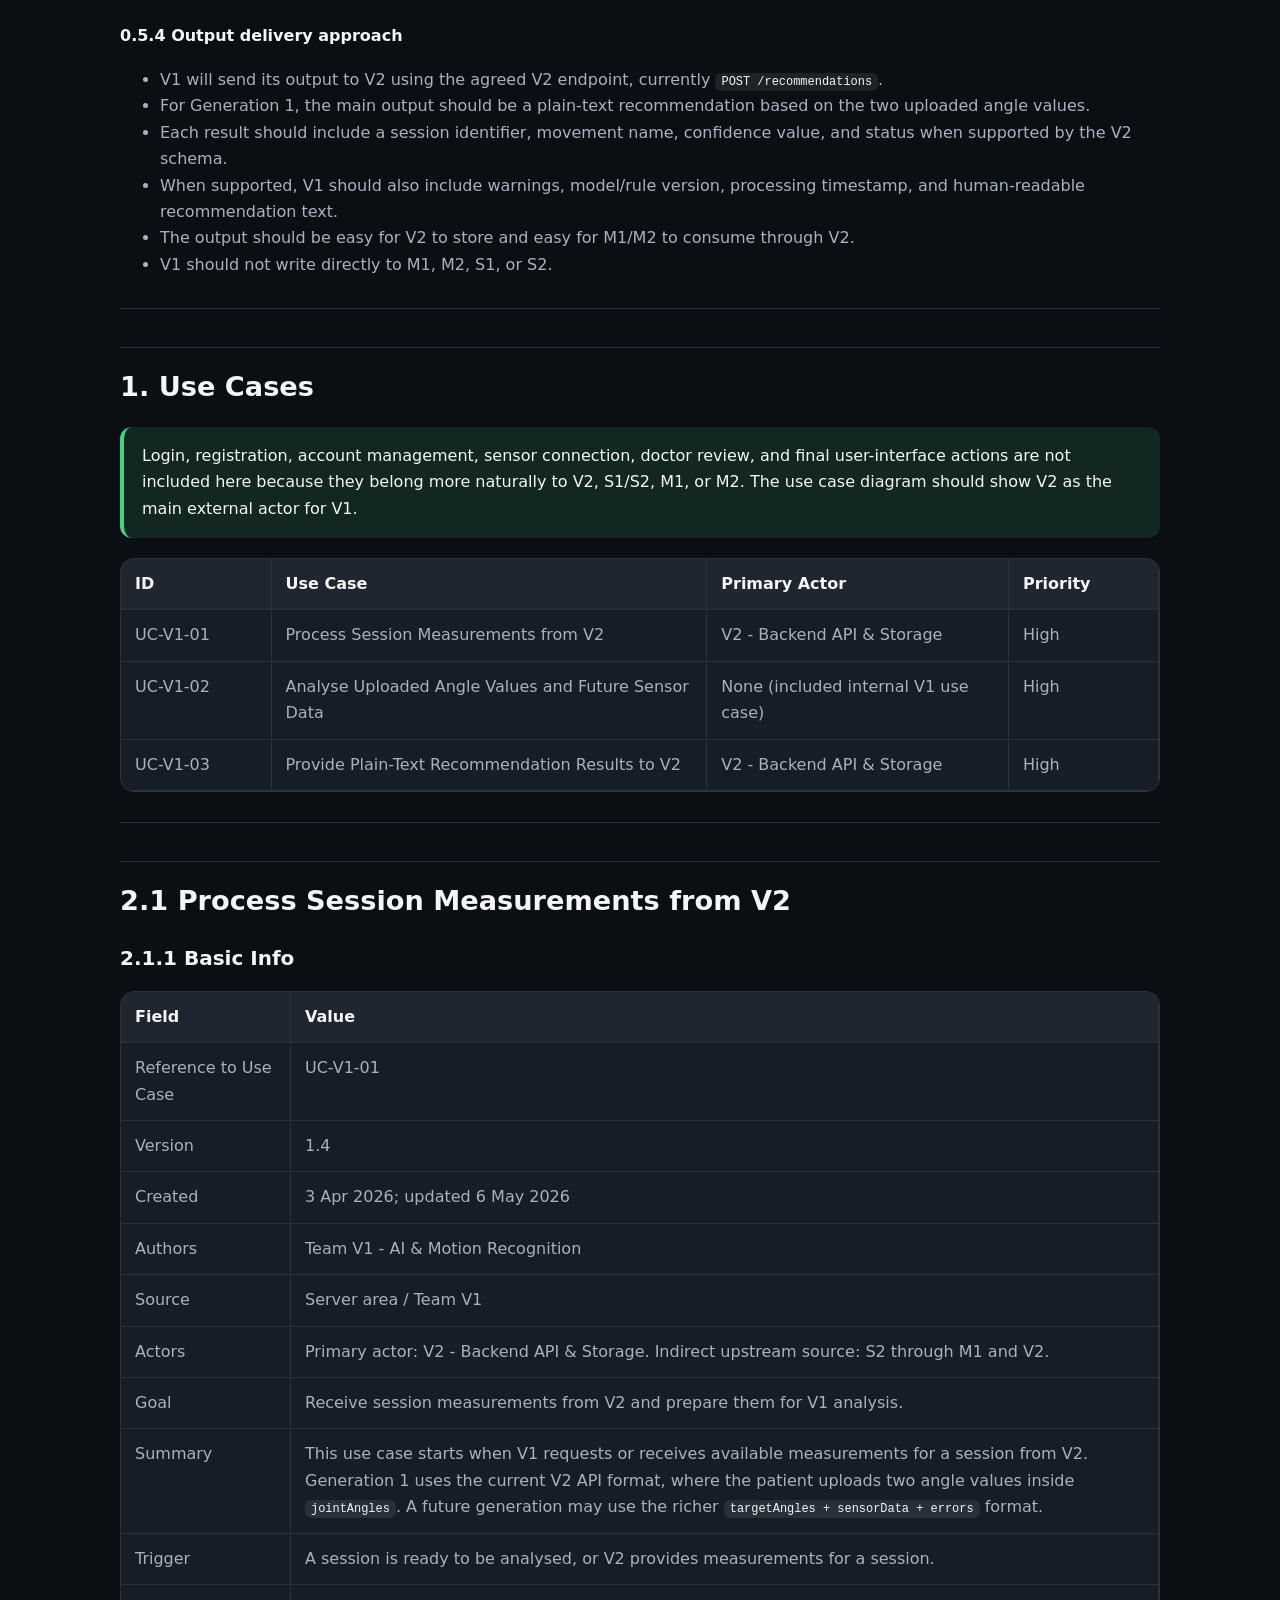
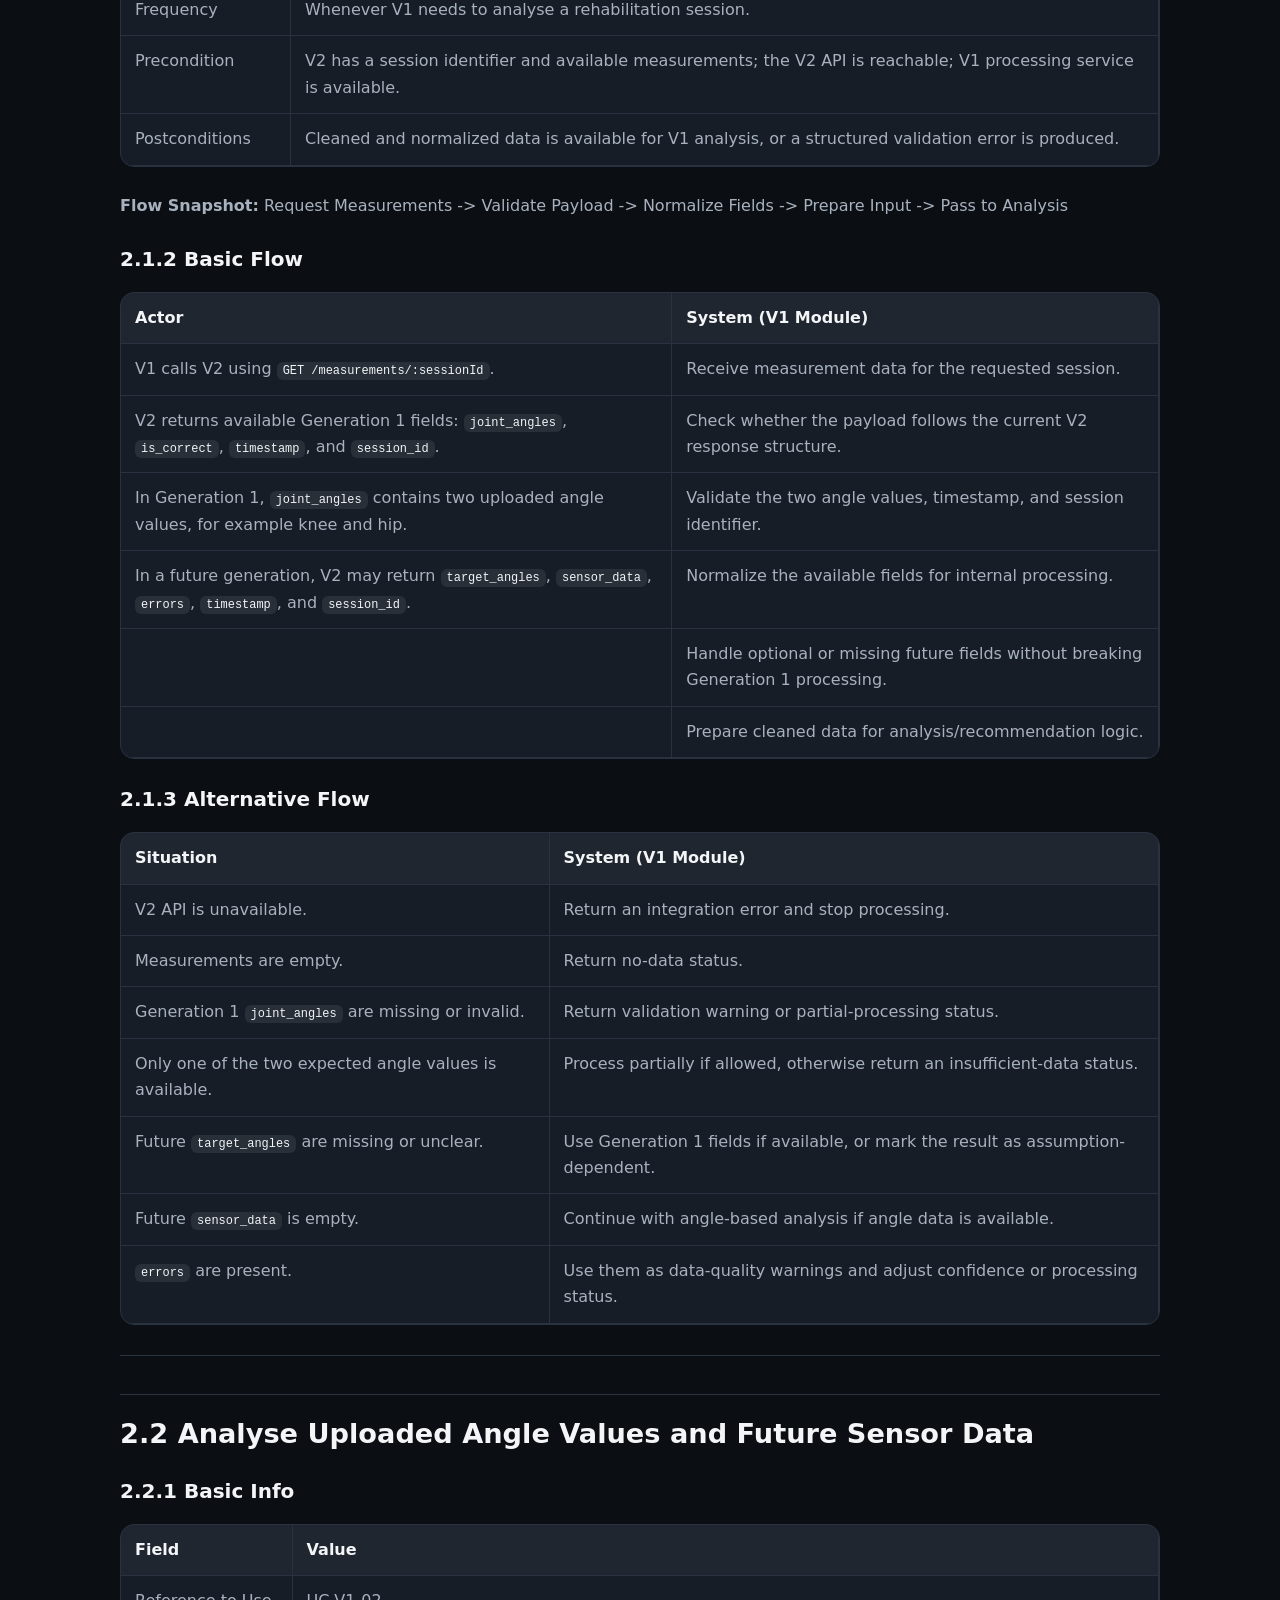
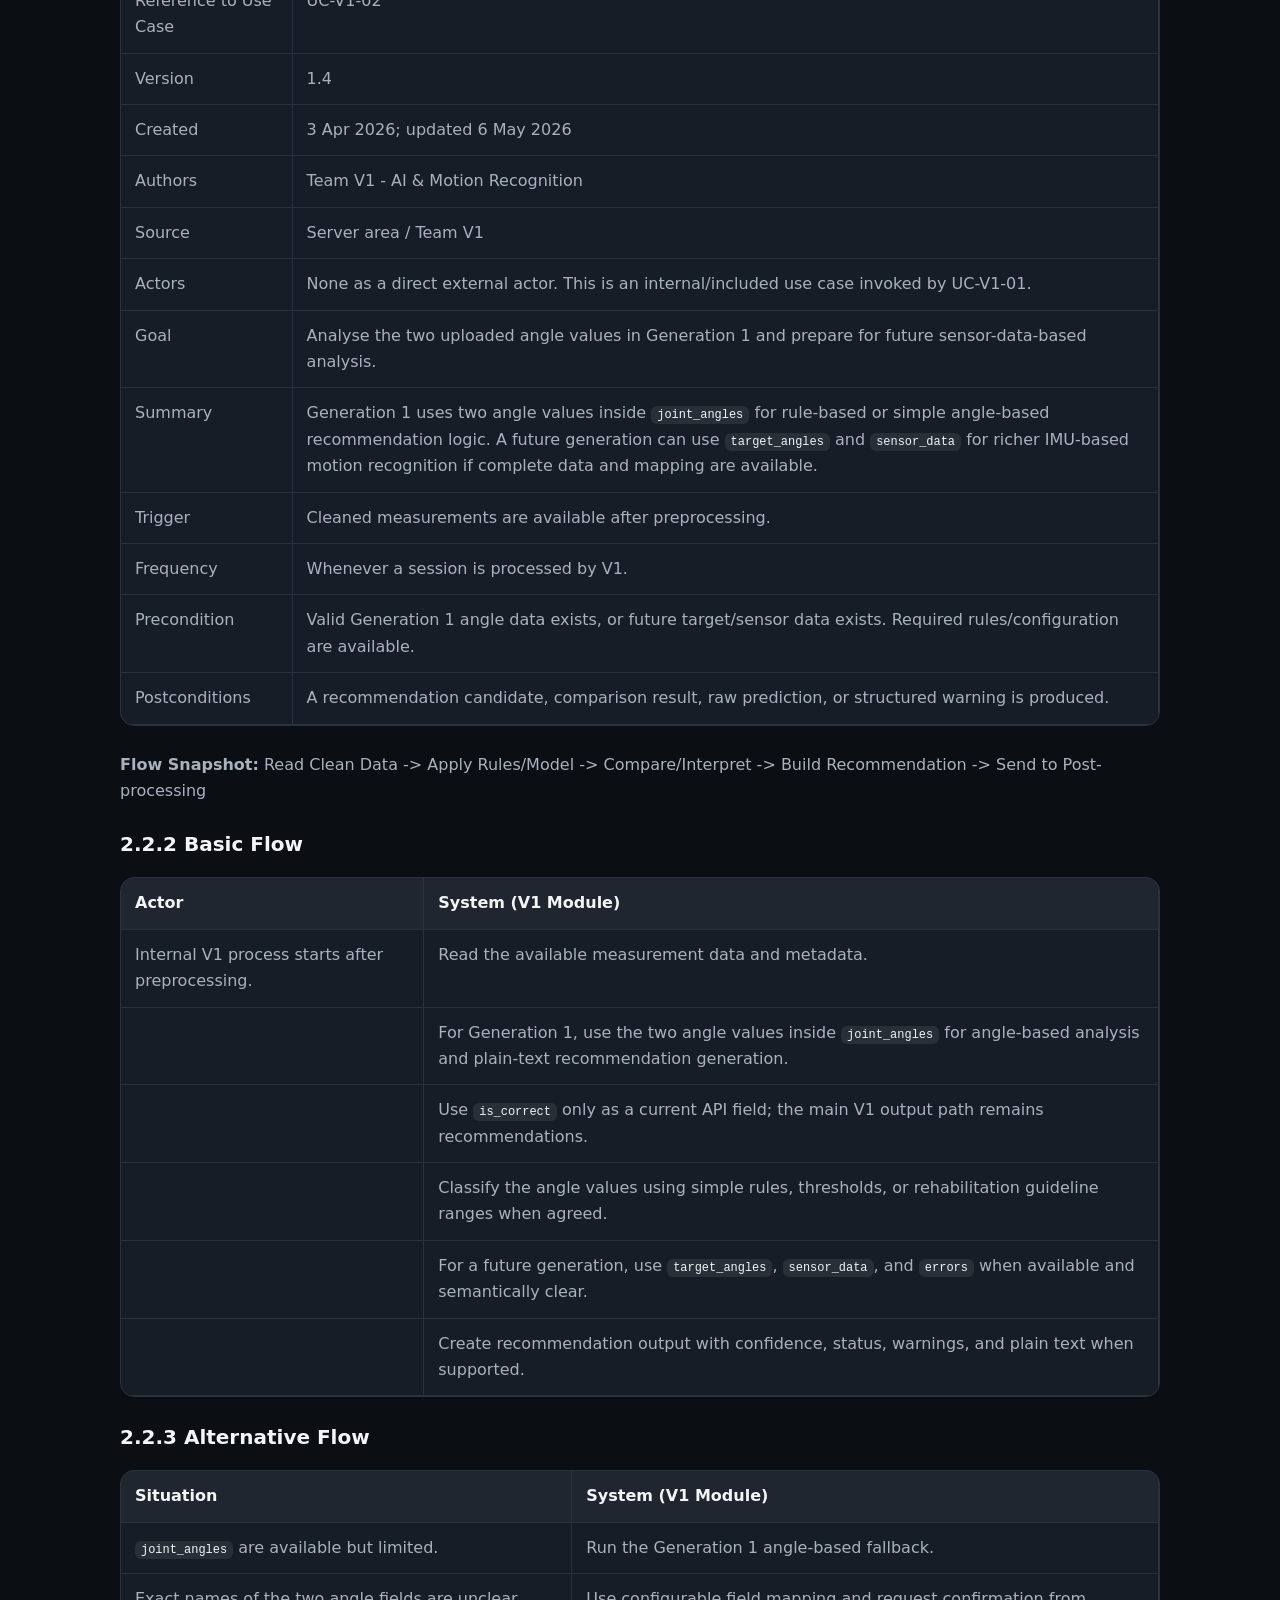
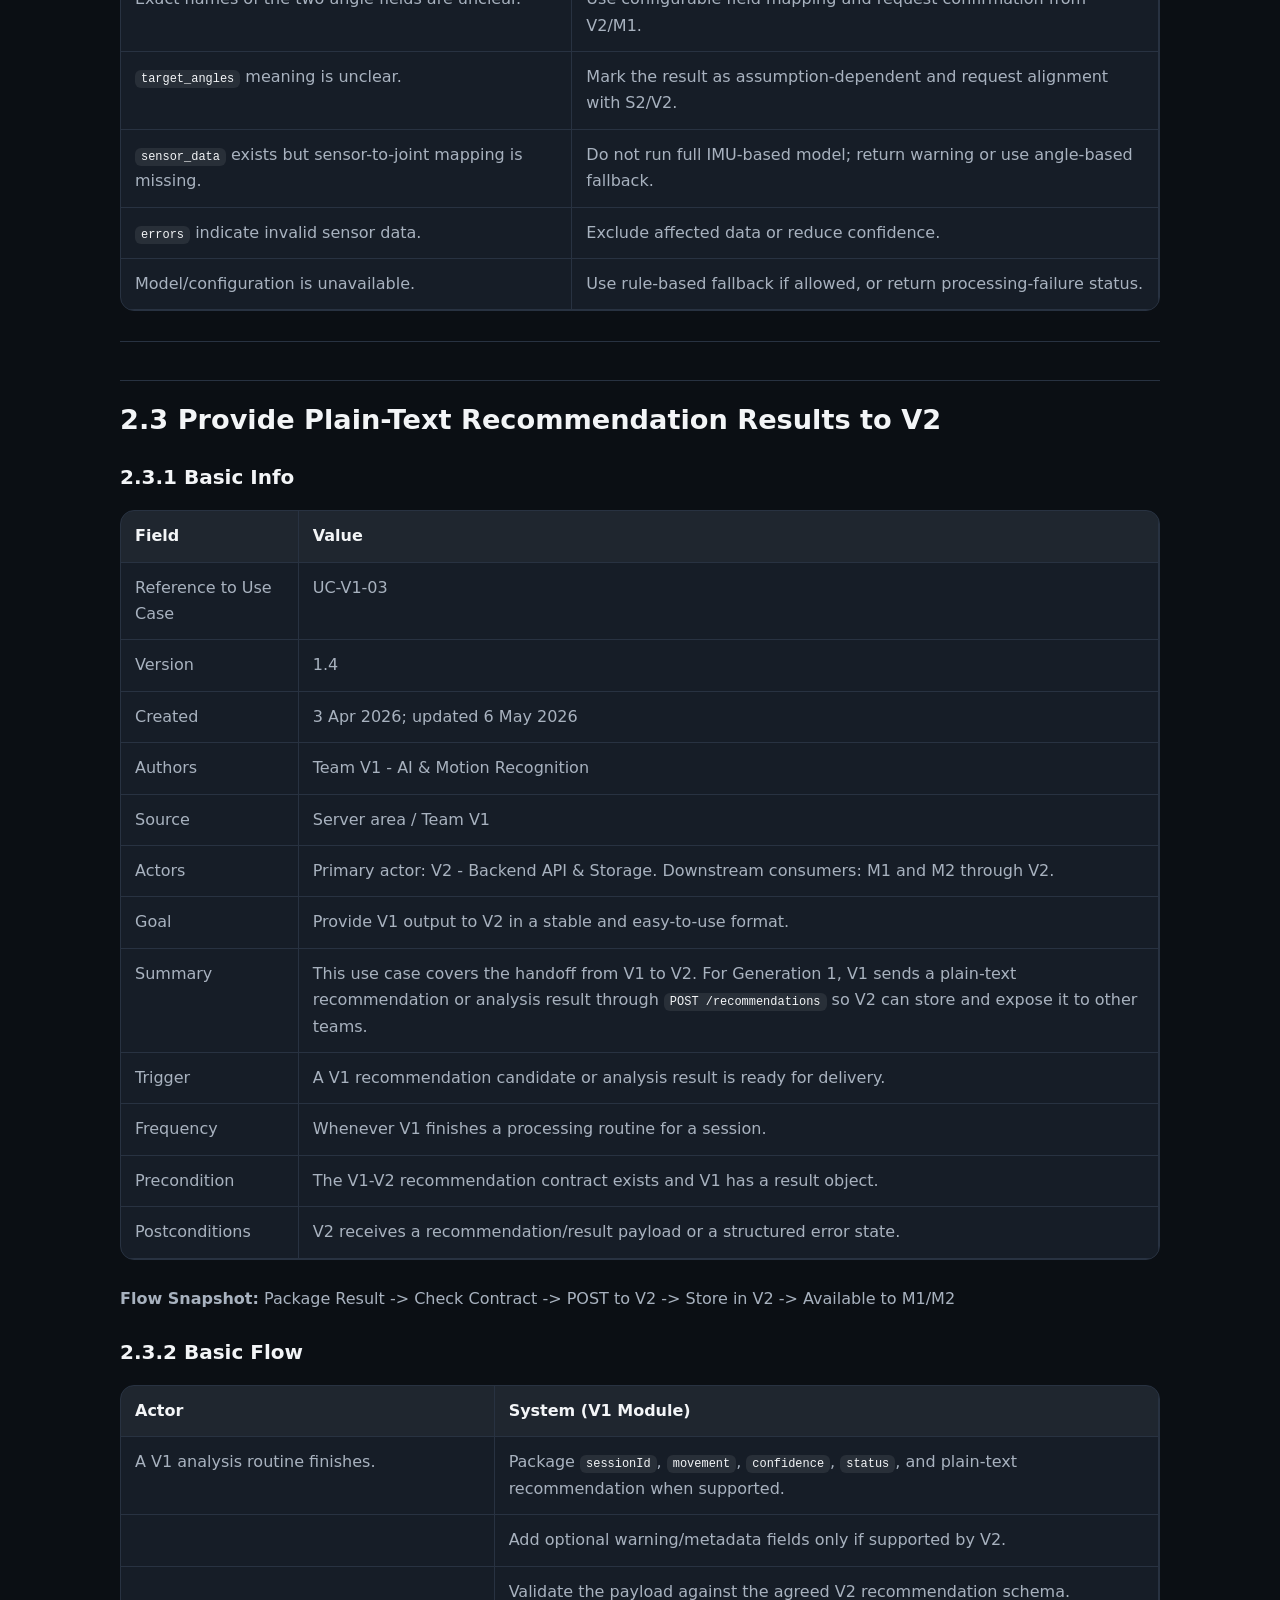
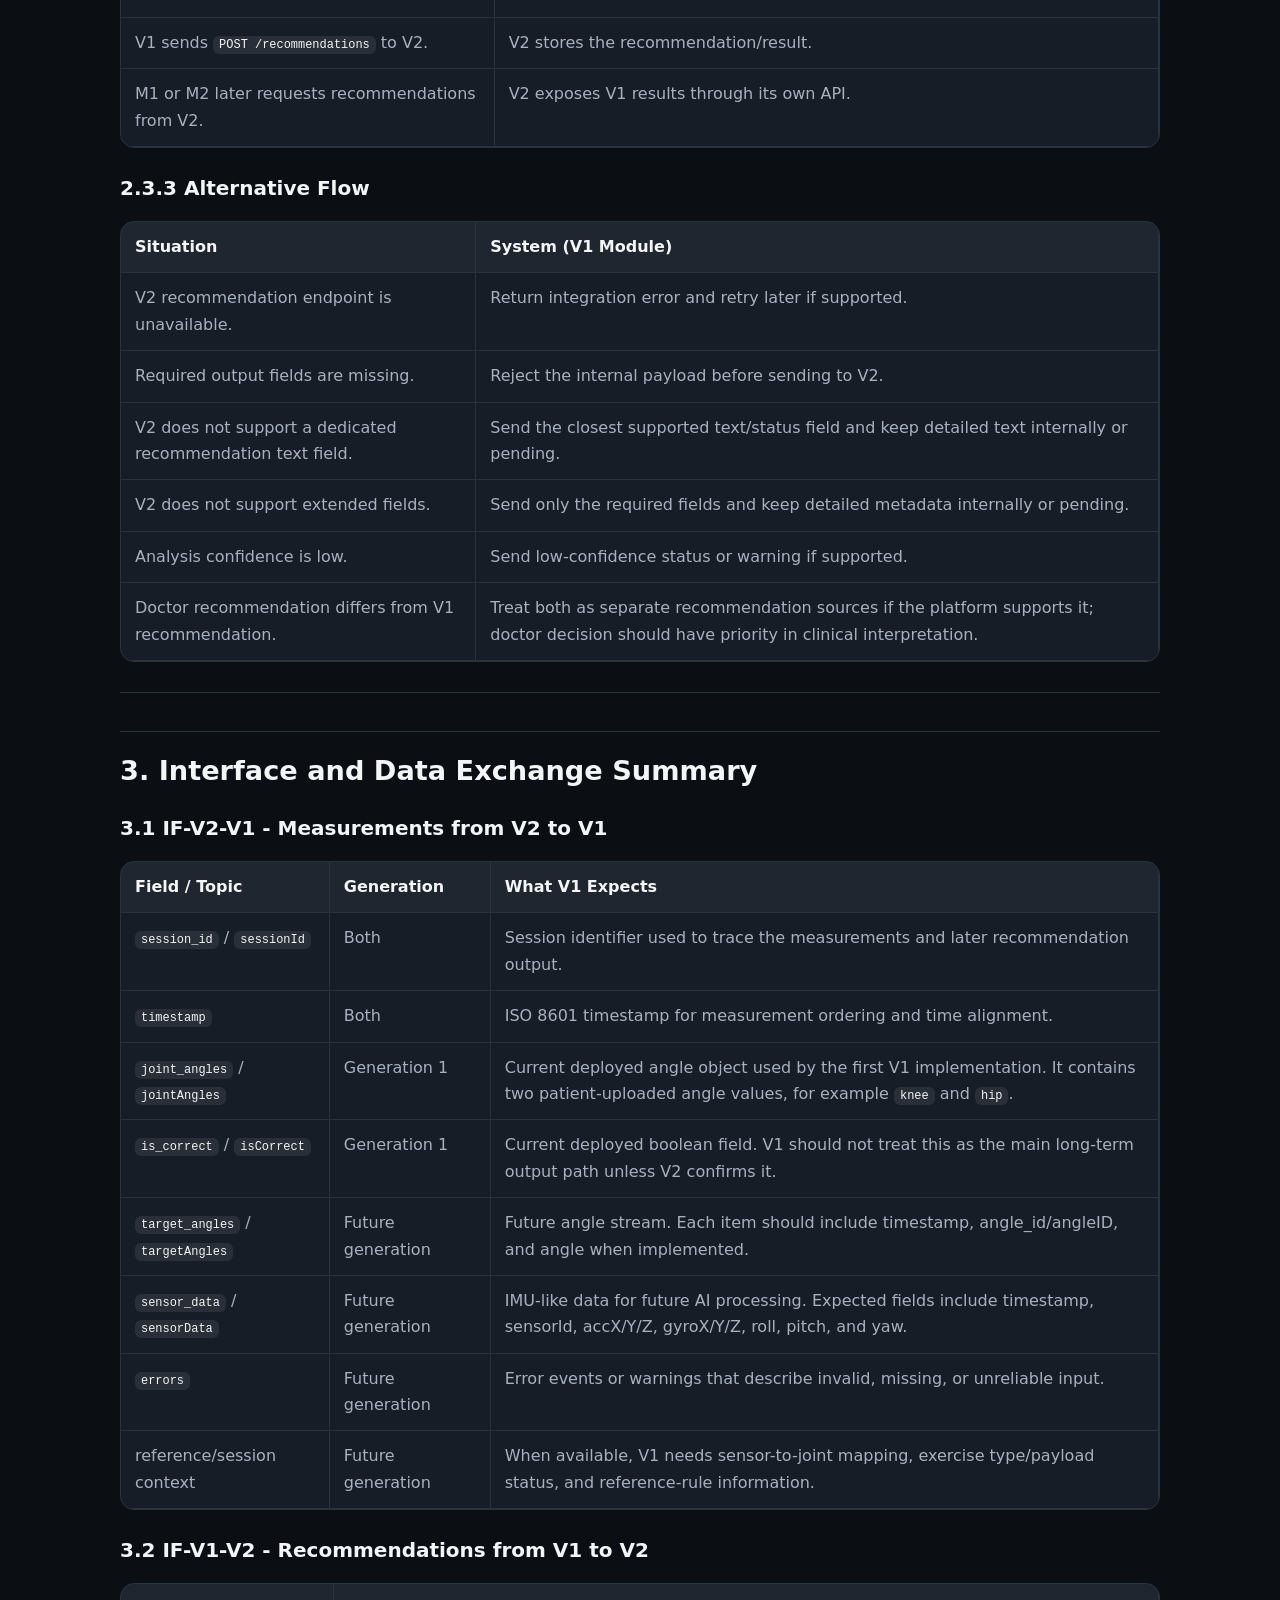
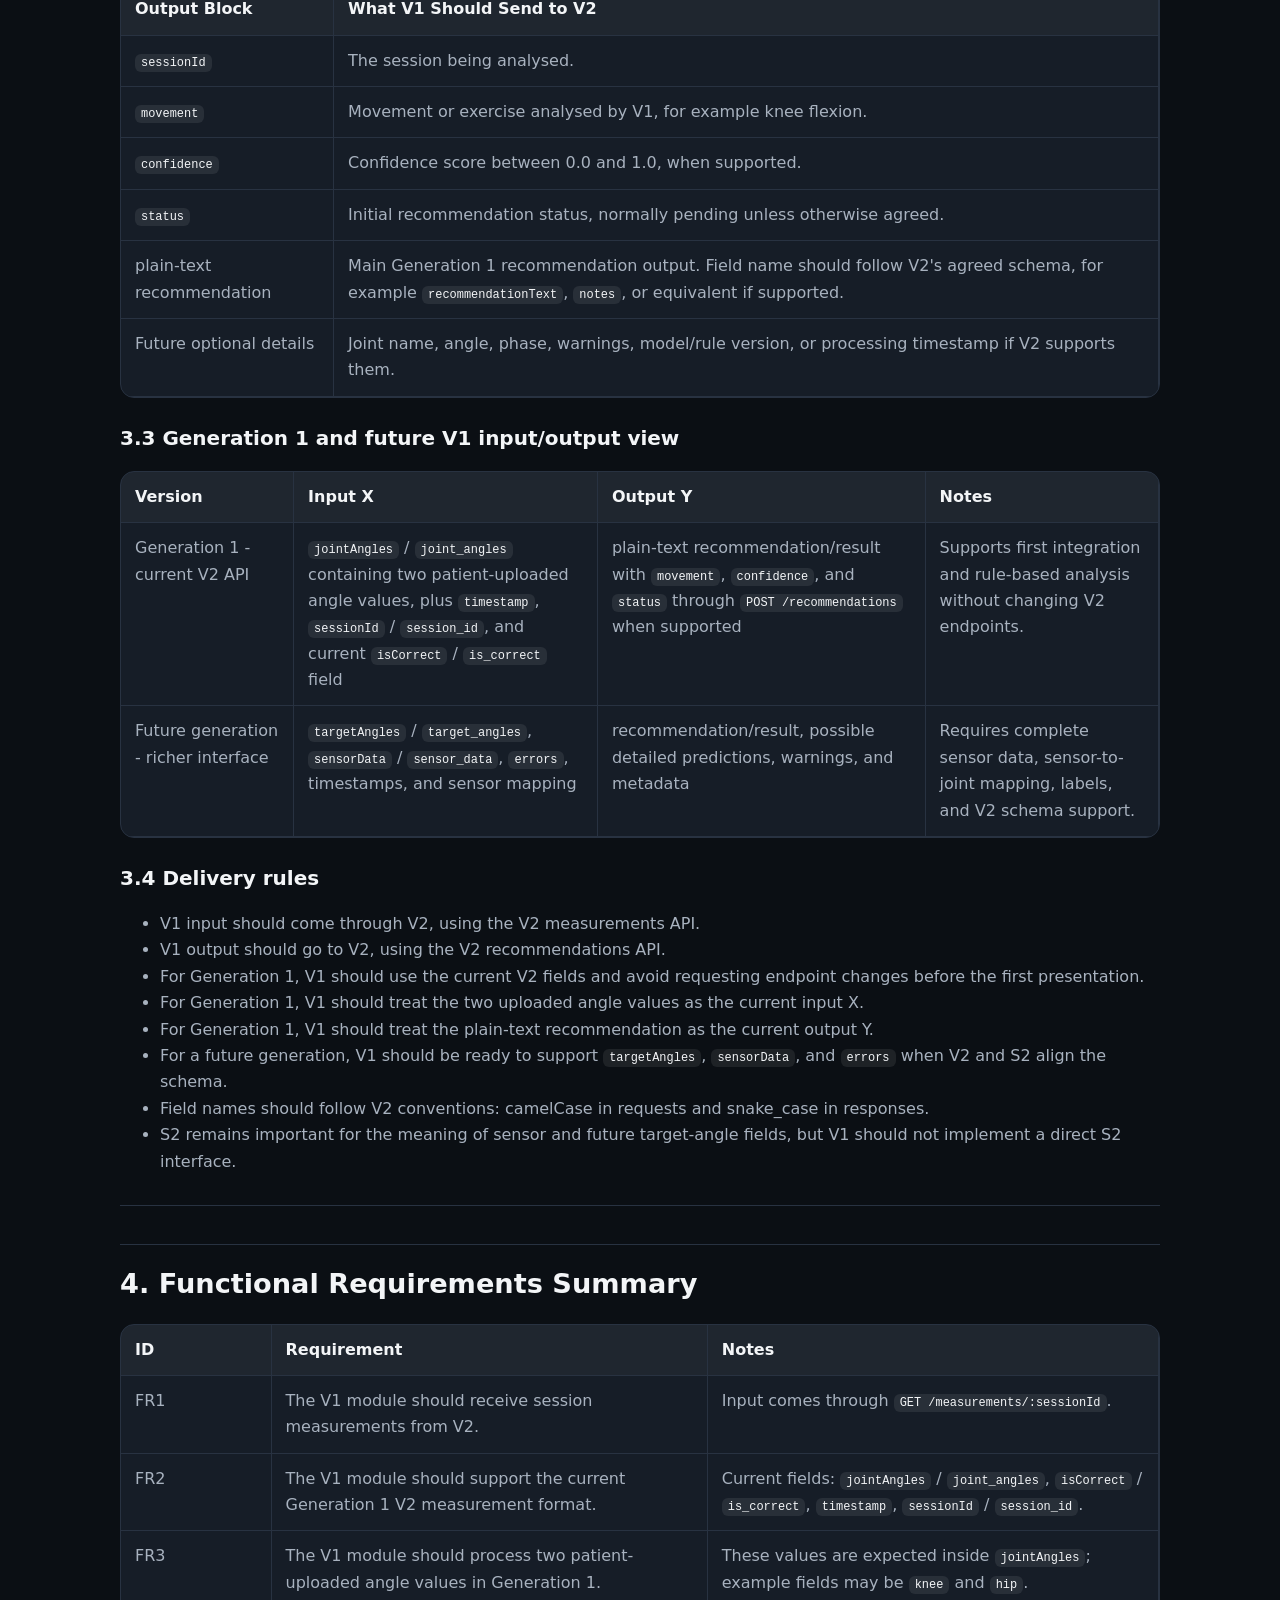
<file: assets/docs/V1_Requirement_Analysis_v1_4_Updated.html>
<!DOCTYPE html>
<html lang="en">
<head>
  <meta charset="UTF-8" />
  <meta name="viewport" content="width=device-width, initial-scale=1.0" />
  <title>V1 - Requirement Analysis v1.4</title>
  <style>
    :root {
      --bg: #0b0f14;
      --bg-soft: #121821;
      --card: #161d27;
      --text: #f3f5f7;
      --muted: #a8b2bf;
      --line: #283241;
      --accent: #45d483;
      --accent-soft: rgba(69, 212, 131, 0.12);
    }

    * {
      box-sizing: border-box;
    }

    body {
      margin: 0;
      font-family: Inter, system-ui, Arial, sans-serif;
      background: var(--bg);
      color: var(--text);
      line-height: 1.65;
    }

    main {
      width: min(1040px, calc(100% - 2rem));
      margin: 0 auto;
      padding: 48px 0 72px;
    }

    .doc-header {
      padding: 28px;
      border: 1px solid rgba(69, 212, 131, 0.28);
      border-radius: 18px;
      background: linear-gradient(180deg, rgba(69, 212, 131, 0.08), rgba(69, 212, 131, 0.03));
      margin-bottom: 28px;
    }

    .eyebrow {
      margin: 0 0 8px;
      color: var(--accent);
      font-size: 12px;
      font-weight: 800;
      letter-spacing: 0.18em;
      text-transform: uppercase;
    }

    h1 {
      margin: 0 0 10px;
      font-size: clamp(2rem, 4vw, 3.4rem);
      line-height: 1.1;
    }

    h2,
    h3,
    h4 {
      color: var(--text);
      line-height: 1.25;
    }

    h2 {
      margin-top: 38px;
      padding-top: 22px;
      border-top: 1px solid var(--line);
      font-size: 1.7rem;
    }

    h3 {
      margin-top: 28px;
      font-size: 1.25rem;
    }

    p,
    li {
      color: var(--muted);
    }

    a {
      color: var(--text);
    }

    code {
      border-radius: 6px;
      background: rgba(255, 255, 255, 0.08);
      color: var(--text);
      font-size: 0.92em;
      padding: 2px 6px;
    }

    pre {
      overflow-x: auto;
      border: 1px solid var(--line);
      border-radius: 14px;
      background: #070a0f;
      padding: 18px;
    }

    pre code {
      background: transparent;
      padding: 0;
    }

    blockquote {
      margin: 20px 0;
      padding: 16px 18px;
      border-left: 4px solid var(--accent);
      border-radius: 12px;
      background: var(--accent-soft);
    }

    blockquote p {
      margin: 0;
      color: var(--text);
    }

    table {
      width: 100%;
      border-collapse: collapse;
      margin: 18px 0 26px;
      overflow: hidden;
      border: 1px solid var(--line);
      border-radius: 14px;
      display: block;
      overflow-x: auto;
      background: var(--card);
    }

    th,
    td {
      min-width: 150px;
      padding: 12px 14px;
      border-bottom: 1px solid var(--line);
      border-right: 1px solid var(--line);
      vertical-align: top;
      color: var(--muted);
    }

    th {
      color: var(--text);
      background: rgba(255, 255, 255, 0.04);
      text-align: left;
    }

    hr {
      border: 0;
      border-top: 1px solid var(--line);
      margin: 30px 0;
    }

    .doc-actions {
      display: flex;
      gap: 12px;
      flex-wrap: wrap;
      margin-top: 18px;
    }

    .doc-button {
      display: inline-block;
      padding: 10px 16px;
      border-radius: 12px;
      border: 1px solid rgba(69, 212, 131, 0.28);
      background: var(--accent-soft);
      color: var(--text);
      font-weight: 700;
      text-decoration: none;
    }

    .doc-button.secondary {
      background: transparent;
      border-color: var(--line);
      color: var(--muted);
    }

    .loading {
      color: var(--muted);
      padding: 22px;
      border: 1px solid var(--line);
      border-radius: 16px;
      background: var(--card);
    }
  </style>
</head>
<body>
  <main>
    <header class="doc-header">
      <p class="eyebrow">Team V1 Document</p>
      <h1>Requirement Analysis v1.4</h1>
      <p>
        Updated Requirement Analysis for Team V1, aligned with the current V2 Generation 1 API,
        the two-angle input clarification, and the future IMU-based extension plan.
      </p>
      <div class="doc-actions">
        <a class="doc-button secondary" href="../../documents.html">Back to documents</a>
        <a class="doc-button" href="V1_Requirement_Analysis_v1_4_Updated.pdf" download>Download PDF</a>
        <a class="doc-button secondary" href="V1_Requirement_Analysis_v1_4_Updated.md">Markdown</a>
      </div>
    </header>

    <article id="documentContent" class="loading">Loading Requirement Analysis v1.4...</article>
  </main>

  <script>
    const markdownFile = "V1_Requirement_Analysis_v1_4_Updated.md";
    const content = document.getElementById("documentContent");

    function escapeHtml(value) {
      return value
        .replace(/&/g, "&amp;")
        .replace(/</g, "&lt;")
        .replace(/>/g, "&gt;")
        .replace(/"/g, "&quot;");
    }

    function inlineMarkdown(value) {
      return escapeHtml(value)
        .replace(/`([^`]+)`/g, "<code>$1</code>")
        .replace(/\*\*([^*]+)\*\*/g, "<strong>$1</strong>")
        .replace(/\[([^\]]+)\]\(([^)]+)\)/g, "<a " + "href=\"$2\">$1</a>");
    }

    function renderTable(lines, startIndex) {
      const rows = [];
      let index = startIndex;

      while (index < lines.length && /^\|.*\|$/.test(lines[index].trim())) {
        rows.push(lines[index].trim());
        index += 1;
      }

      const htmlRows = rows
        .filter((row, rowIndex) => rowIndex !== 1 || !/^\|[\s:\-|]+\|$/.test(row))
        .map((row, rowIndex) => {
          const cells = row.slice(1, -1).split("|").map(cell => inlineMarkdown(cell.trim()));
          const tag = rowIndex === 0 ? "th" : "td";
          return `<tr>${cells.map(cell => `<${tag}>${cell}</${tag}>`).join("")}</tr>`;
        })
        .join("");

      return {
        html: `<table><tbody>${htmlRows}</tbody></table>`,
        nextIndex: index
      };
    }

    function renderMarkdown(markdown) {
      const lines = markdown.replace(/\r\n/g, "\n").split("\n");
      const output = [];
      let paragraph = [];
      let list = [];
      let inCode = false;
      let codeLines = [];

      function flushParagraph() {
        if (paragraph.length) {
          output.push(`<p>${inlineMarkdown(paragraph.join(" "))}</p>`);
          paragraph = [];
        }
      }

      function flushList() {
        if (list.length) {
          output.push(`<ul>${list.map(item => `<li>${inlineMarkdown(item)}</li>`).join("")}</ul>`);
          list = [];
        }
      }

      for (let index = 0; index < lines.length; index += 1) {
        const rawLine = lines[index];
        const line = rawLine.trim();

        if (line.startsWith("```")) {
          if (inCode) {
            output.push(`<pre><code>${escapeHtml(codeLines.join("\n"))}</code></pre>`);
            codeLines = [];
            inCode = false;
          } else {
            flushParagraph();
            flushList();
            inCode = true;
          }
          continue;
        }

        if (inCode) {
          codeLines.push(rawLine);
          continue;
        }

        if (!line) {
          flushParagraph();
          flushList();
          continue;
        }

        if (/^\|.*\|$/.test(line) && index + 1 < lines.length && /^\|[\s:\-|]+\|$/.test(lines[index + 1].trim())) {
          flushParagraph();
          flushList();
          const table = renderTable(lines, index);
          output.push(table.html);
          index = table.nextIndex - 1;
          continue;
        }

        const heading = line.match(/^(#{1,4})\s+(.*)$/);
        if (heading) {
          flushParagraph();
          flushList();
          const level = heading[1].length;
          output.push(`<h${level}>${inlineMarkdown(heading[2])}</h${level}>`);
          continue;
        }

        if (line === "---") {
          flushParagraph();
          flushList();
          output.push("<hr />");
          continue;
        }

        if (line.startsWith("> ")) {
          flushParagraph();
          flushList();
          output.push(`<blockquote><p>${inlineMarkdown(line.slice(2))}</p></blockquote>`);
          continue;
        }

        if (line.startsWith("- ")) {
          flushParagraph();
          list.push(line.slice(2));
          continue;
        }

        paragraph.push(line);
      }

      flushParagraph();
      flushList();
      return output.join("\n");
    }

    fetch(markdownFile)
      .then(response => {
        if (!response.ok) {
          throw new Error("Unable to load Markdown file.");
        }
        return response.text();
      })
      .then(markdown => {
        content.classList.remove("loading");
        content.innerHTML = renderMarkdown(markdown);
      })
      .catch(() => {
        content.innerHTML = 'Unable to load the Markdown article. Please use the <a href="V1_Requirement_Analysis_v1_4_Updated.pdf">PDF version</a>.';
      });
  </script>
</body>
</html>
</file>
<file: style.css>
:root {
  --bg: #0b0f14;
  --bg-soft: #121821;
  --card: #161d27;
  --text: #f3f5f7;
  --muted: #a8b2bf;
  --line: #283241;
  --accent: #45d483;
  --accent-soft: rgba(69, 212, 131, 0.12);
  --container: 1160px;
  --radius: 18px;
  --shadow: 0 10px 30px rgba(0, 0, 0, 0.22);
}

* {
  box-sizing: border-box;
}

html {
  scroll-behavior: smooth;
}

body {
  margin: 0;
  font-family: Inter, system-ui, Arial, sans-serif;
  background: var(--bg);
  color: var(--text);
  line-height: 1.6;
}

a {
  color: inherit;
  text-decoration: none;
}

.container {
  width: min(var(--container), calc(100% - 2rem));
  margin: 0 auto;
}

/* NAVBAR */

.topbar {
  position: sticky;
  top: 0;
  z-index: 100;
  background: rgba(11, 15, 20, 0.88);
  backdrop-filter: blur(12px);
  border-bottom: 1px solid rgba(255, 255, 255, 0.06);
}

.nav {
  display: flex;
  align-items: center;
  justify-content: space-between;
  min-height: 78px;
  gap: 20px;
}

.brand {
  display: flex;
  flex-direction: column;
  gap: 2px;
}

.brand-tag {
  font-size: 11px;
  color: var(--muted);
  text-transform: uppercase;
  letter-spacing: 0.14em;
}

.brand-title {
  font-weight: 800;
  font-size: 1.02rem;
  letter-spacing: 0.01em;
}

.nav-links {
  display: flex;
  align-items: center;
  gap: 10px;
}

.nav-link {
  display: inline-flex;
  align-items: center;
  justify-content: center;
  min-width: 96px;
  padding: 10px 16px;
  border-radius: 999px;
  border: 1px solid transparent;
  color: var(--muted);
  font-size: 0.95rem;
  font-weight: 600;
  background: transparent;
  transition: 0.2s ease;
}

.nav-link:hover {
  color: var(--text);
  background: rgba(255, 255, 255, 0.05);
  border-color: rgba(255, 255, 255, 0.08);
}

 .nav-link.active {
  color: var(--text);
  background: var(--accent-soft);
  border-color: rgba(69, 212, 131, 0.32);
  box-shadow: inset 0 0 0 1px rgba(69, 212, 131, 0.08);
}

.menu-toggle {
  display: none;
  background: rgba(255, 255, 255, 0.03);
  border: 1px solid var(--line);
  color: var(--text);
  border-radius: 12px;
  padding: 9px 12px;
  cursor: pointer;
  font-size: 1rem;
}

/* HERO */

.hero {
  padding: 90px 0 70px;
  border-bottom: 1px solid var(--line);
  background:
    radial-gradient(circle at top right, rgba(69, 212, 131, 0.12), transparent 30%),
    var(--bg);
}

.hero-grid {
  display: grid;
  grid-template-columns: 1.15fr 1fr;
  gap: 40px;
  align-items: center;
}

.eyebrow,
.section-number {
  color: var(--accent);
  font-size: 12px;
  font-weight: 700;
  letter-spacing: 0.18em;
  text-transform: uppercase;
}

.hero h1 {
  font-size: clamp(2.4rem, 5vw, 4.4rem);
  line-height: 1.05;
  margin: 12px 0 20px;
  max-width: 12ch;
}

.hero-text,
.section-intro {
  color: var(--muted);
  font-size: 1.05rem;
  max-width: 760px;
}

.hero-tags {
  display: flex;
  flex-wrap: wrap;
  gap: 12px;
  margin-top: 28px;
}

.hero-tags span,
.badge {
  border: 1px solid var(--line);
  background: var(--bg-soft);
  padding: 8px 12px;
  border-radius: 999px;
  font-size: 0.9rem;
  color: var(--muted);
}

.badge.active {
  border-color: rgba(69, 212, 131, 0.4);
  background: var(--accent-soft);
  color: var(--text);
}

code {
  border-radius: 6px;
  background: rgba(255, 255, 255, 0.08);
  color: var(--text);
  font-size: 0.92em;
  padding: 2px 6px;
}

.hero-cards {
  display: grid;
  grid-template-columns: 1fr 1fr;
  gap: 16px;
}

/* SECTIONS */

.section {
  padding: 80px 0;
}

.section.alt {
  background: var(--bg-soft);
  border-top: 1px solid var(--line);
  border-bottom: 1px solid var(--line);
}

.section h2 {
  font-size: clamp(1.8rem, 3vw, 2.6rem);
  margin: 8px 0 14px;
}

.grid {
  display: grid;
  gap: 20px;
  margin-top: 34px;
}

.grid.three {
  grid-template-columns: repeat(3, 1fr);
}

.grid.two {
  grid-template-columns: repeat(2, 1fr);
}

/* CARDS */

.card {
  background: var(--card);
  border: 1px solid var(--line);
  border-radius: var(--radius);
  padding: 24px;
  box-shadow: var(--shadow);
}

.card h3 {
  margin-top: 0;
  margin-bottom: 10px;
}

.card p,
.card li {
  color: var(--muted);
}

.card ul {
  margin: 14px 0 0;
  padding-left: 20px;
}

.card-top {
  display: flex;
  justify-content: space-between;
  align-items: center;
  gap: 12px;
}

.stat-card h3 {
  margin: 6px 0;
  font-size: 1.35rem;
}

.stat-label,
.news-meta,
.role {
  color: var(--muted);
  font-size: 0.92rem;
}

/* ARCHITECTURE */

.arch-box {
  background: var(--card);
  border: 1px solid var(--line);
  border-radius: var(--radius);
  padding: 24px;
  min-height: 220px;
}

.arch-box.featured {
  background: linear-gradient(180deg, rgba(69, 212, 131, 0.12), rgba(69, 212, 131, 0.05));
  border-color: rgba(69, 212, 131, 0.28);
}

.arch-label {
  display: inline-block;
  color: var(--accent);
  font-size: 0.82rem;
  margin-bottom: 8px;
  text-transform: uppercase;
  letter-spacing: 0.08em;
}

.system-layout {
  display: grid;
  grid-template-columns: 1fr 1.25fr 1fr;
  gap: 20px;
  margin-top: 34px;
  align-items: stretch;
}

.server-box {
  min-height: auto;
}

.server-split {
  display: grid;
  grid-template-columns: 1fr 1fr;
  gap: 14px;
  margin-top: 16px;
}

.mini-panel {
  background: rgba(255, 255, 255, 0.04);
  border: 1px solid rgba(255, 255, 255, 0.08);
  border-radius: 14px;
  padding: 16px;
}

.mini-panel h4 {
  margin: 0 0 8px;
  font-size: 1rem;
}

.mini-panel p {
  margin: 0;
  color: var(--muted);
}

.flow-note {
  margin-top: 16px;
  padding: 14px 16px;
  border-radius: 14px;
  background: rgba(0, 0, 0, 0.14);
  color: var(--muted);
  border: 1px solid rgba(255, 255, 255, 0.08);
}

/* NEWS / TEAM */

.news-list {
  display: grid;
  gap: 18px;
  margin-top: 34px;
}

.news-feature {
  display: grid;
  gap: 14px;
  border-color: rgba(69, 212, 131, 0.28);
  background: linear-gradient(180deg, rgba(69, 212, 131, 0.08), rgba(69, 212, 131, 0.03));
}

.news-feature h2 {
  margin: 8px 0 4px;
}

.news-feature p {
  margin: 0;
  color: var(--muted);
}

.news-timeline {
  display: grid;
  gap: 18px;
  margin-top: 28px;
}

.news-item {
  display: grid;
  grid-template-columns: 150px 1fr;
  gap: 18px;
  align-items: start;
}

.news-date {
  position: sticky;
  top: 98px;
  color: var(--accent);
  font-size: 0.86rem;
  font-weight: 800;
  letter-spacing: 0.04em;
}

.news-content {
  padding: 22px;
}

.news-content h3 {
  margin: 4px 0 8px;
}

.news-content p {
  margin: 0;
  color: var(--muted);
}

.roadmap-card {
  margin-top: 24px;
  padding: 26px;
  border: 1px solid rgba(69, 212, 131, 0.28);
  border-radius: var(--radius);
  background: linear-gradient(180deg, rgba(69, 212, 131, 0.08), rgba(69, 212, 131, 0.03));
  box-shadow: var(--shadow);
}

.roadmap-card h2 {
  margin: 8px 0 0;
}

.roadmap-grid {
  display: grid;
  gap: 20px;
  margin-top: 22px;
}

.roadmap-lane {
  border: 1px solid var(--line);
  border-radius: 16px;
  background: rgba(255, 255, 255, 0.03);
  padding: 20px;
}

.roadmap-lane.active-lane {
  border-color: rgba(69, 212, 131, 0.34);
}

.roadmap-lane-header {
  display: grid;
  gap: 6px;
  margin-bottom: 18px;
}

.roadmap-lane-header h3,
.roadmap-lane-header p {
  margin: 0;
}

.roadmap-lane-header p {
  color: var(--muted);
}

.roadmap-status {
  width: fit-content;
  border: 1px solid rgba(69, 212, 131, 0.3);
  border-radius: 999px;
  background: var(--accent-soft);
  color: var(--text);
  font-size: 0.78rem;
  font-weight: 700;
  padding: 5px 9px;
}

.roadmap-flow {
  display: grid;
  grid-template-columns: minmax(0, 1fr) auto minmax(0, 1fr) auto minmax(0, 1fr);
  gap: 12px;
  align-items: stretch;
}

.roadmap-node {
  display: grid;
  gap: 8px;
  min-height: 120px;
  border: 1px solid rgba(255, 255, 255, 0.08);
  border-radius: 14px;
  background: rgba(11, 15, 20, 0.48);
  padding: 16px;
}

.roadmap-node span {
  color: var(--accent);
  font-size: 0.78rem;
  font-weight: 800;
  letter-spacing: 0.08em;
  text-transform: uppercase;
}

.roadmap-node strong {
  color: var(--text);
  line-height: 1.45;
}

.roadmap-arrow {
  display: grid;
  place-items: center;
  color: var(--accent);
  font-weight: 900;
}

.member-card {
  text-align: center;
}

.avatar {
  width: 60px;
  height: 60px;
  border-radius: 16px;
  display: grid;
  place-items: center;
  background: var(--accent-soft);
  border: 1px solid rgba(69, 212, 131, 0.25);
  margin: 0 auto 14px;
  font-weight: 700;
  color: var(--text);
}

.member-meta {
  color: var(--accent);
  font-size: 0.9rem;
  font-weight: 600;
  margin-top: -2px;
  margin-bottom: 10px;
}

/* FOOTER */

.footer {
  border-top: 1px solid var(--line);
  padding: 28px 0;
}

.footer-wrap {
  display: flex;
  align-items: center;
  justify-content: space-between;
  gap: 20px;
}

.footer-wrap p {
  margin: 4px 0 0;
  color: var(--muted);
}

.footer-links {
  display: flex;
  gap: 18px;
  flex-wrap: wrap;
}

.footer-links a {
  color: var(--muted);
}

.footer-links a:hover {
  color: var(--text);
}

/* RESPONSIVE */

@media (max-width: 1100px) {
  .system-layout,
  .server-split {
    grid-template-columns: 1fr;
  }
}

@media (max-width: 980px) {
  .hero-grid,
  .grid.three,
  .grid.two {
    grid-template-columns: 1fr;
  }

  .hero-cards {
    grid-template-columns: 1fr;
  }

  .roadmap-flow {
    grid-template-columns: 1fr;
  }

  .roadmap-arrow {
    min-height: 12px;
  }
}

@media (max-width: 760px) {
  .menu-toggle {
    display: block;
  }

  .nav-links {
    position: absolute;
    top: 78px;
    left: 0;
    right: 0;
    display: none;
    flex-direction: column;
    align-items: stretch;
    gap: 0;
    background: rgba(11, 15, 20, 0.98);
    border-bottom: 1px solid var(--line);
    padding: 10px;
  }

  .nav-links.open {
    display: flex;
  }

  .nav-link {
    width: 100%;
    min-width: unset;
    justify-content: flex-start;
    border-radius: 14px;
    padding: 14px 16px;
  }

  .footer-wrap {
    flex-direction: column;
    align-items: flex-start;
  }

  .card-top {
    flex-direction: column;
    align-items: flex-start;
  }

  .news-item {
    grid-template-columns: 1fr;
    gap: 8px;
  }

  .news-date {
    position: static;
  }

  .roadmap-card {
    padding: 20px;
  }

  .roadmap-node {
    min-height: auto;
  }
}

.status-list {
  list-style: none;
  padding-left: 0;
  margin: 14px 0 0;
}

.status-list li {
  display: flex;
  flex-direction: column;
  gap: 4px;
  padding: 12px 0;
  border-bottom: 1px solid rgba(255, 255, 255, 0.06);
}

.status-list li:last-child {
  border-bottom: none;
}

.item-date {
  font-size: 0.82rem;
  font-weight: 700;
  color: var(--accent);
  letter-spacing: 0.03em;
}

.item-text {
  color: var(--muted);
}

.work-log-section {
  padding: 48px 0 0;
}

.avatar-img {
  width: 84px;
  height: 84px;
  border-radius: 20px;
  object-fit: cover;
  display: block;
  margin: 0 auto 14px;
  border: 1px solid rgba(69, 212, 131, 0.25);
  box-shadow: var(--shadow);
}

.avatar-detail {
  width: 96px;
  height: 96px;
  margin: 0;
}

.member-link-card {
  transition: transform 0.2s ease, border-color 0.2s ease;
}

.member-link-card:hover {
  transform: translateY(-4px);
  border-color: rgba(69, 212, 131, 0.28);
}

.member-detail-section {
  scroll-margin-top: 110px;
}

.member-detail-header {
  display: flex;
  gap: 20px;
  align-items: center;
  margin-bottom: 18px;
}

.member-summary {
  margin-bottom: 22px;
}

.detail-grid,
.detail-status-grid {
  margin-top: 18px;
}

.detail-box {
  background: rgba(255, 255, 255, 0.03);
  border: 1px solid rgba(255, 255, 255, 0.06);
  border-radius: 14px;
  padding: 18px;
}

.detail-list {
  margin: 12px 0 0;
  padding-left: 18px;
}

.detail-last-updated {
  color: var(--muted);
  font-size: 0.9rem;
  margin-top: 6px;
}

.worklog-box {
  margin-top: 18px;
}

.worklog-list {
  display: grid;
  gap: 16px;
  margin-top: 14px;
}

.worklog-item {
  display: grid;
  grid-template-columns: 130px 1fr;
  gap: 16px;
  padding: 14px 0;
  border-bottom: 1px solid rgba(255, 255, 255, 0.06);
}

.worklog-item:last-child {
  border-bottom: none;
}

.worklog-date {
  font-size: 0.85rem;
  font-weight: 700;
  color: var(--accent);
}

.worklog-content h4 {
  margin: 0 0 6px;
  font-size: 1rem;
}

.worklog-content p {
  margin: 0;
  color: var(--muted);
}

@media (max-width: 760px) {
  .member-detail-header {
    flex-direction: column;
    align-items: flex-start;
  }

  .worklog-item {
    grid-template-columns: 1fr;
    gap: 8px;
  }
}

.avatar-small {
  width: 110px;
  height: 110px;
  border-radius: 20px;
  object-fit: cover;
}

.avatar-small {
  width: 110px;
  height: 110px;
  border-radius: 20px;
  object-fit: cover;
}

.document-card {
  min-height: 260px;
}

.featured-doc {
  border-color: rgba(69, 212, 131, 0.28);
  background: linear-gradient(180deg, rgba(69, 212, 131, 0.08), rgba(69, 212, 131, 0.03));
}

.doc-meta {
  margin-top: 14px;
}

.doc-meta p {
  margin: 4px 0;
}

.doc-actions {
  display: flex;
  gap: 12px;
  flex-wrap: wrap;
  margin-top: 18px;
}

.doc-button {
  display: inline-block;
  padding: 10px 16px;
  border-radius: 12px;
  border: 1px solid rgba(69, 212, 131, 0.28);
  background: var(--accent-soft);
  color: var(--text);
  cursor: pointer;
  font: inherit;
  font-weight: 600;
  transition: 0.2s ease;
}

.doc-button:hover {
  background: rgba(69, 212, 131, 0.18);
}

.doc-button.secondary {
  background: transparent;
  border: 1px solid var(--line);
  color: var(--muted);
}

.doc-button.secondary:hover {
  color: var(--text);
  background: rgba(255, 255, 255, 0.05);
}

.doc-accordion {
  border: 1px solid var(--line);
  border-radius: var(--radius);
  background: var(--card);
  box-shadow: var(--shadow);
  overflow: hidden;
}

.doc-summary {
  list-style: none;
  cursor: pointer;
  padding: 24px;
  display: flex;
  align-items: flex-start;
  justify-content: space-between;
  gap: 18px;
}

.doc-summary::-webkit-details-marker {
  display: none;
}

.doc-summary h3 {
  margin: 8px 0 8px;
}

.doc-summary-text {
  margin: 0;
  color: var(--muted);
}

.doc-toggle-hint {
  color: var(--muted);
  font-size: 0.9rem;
  white-space: nowrap;
  padding-top: 6px;
}

.doc-viewer-card {
  border-top: 1px solid rgba(255, 255, 255, 0.06);
  background: rgba(255, 255, 255, 0.02);
}

.doc-toolbar {
  display: flex;
  align-items: center;
  justify-content: space-between;
  gap: 16px;
  padding: 16px 24px;
  border-bottom: 1px solid rgba(255, 255, 255, 0.06);
}

.doc-toolbar-left {
  display: flex;
  align-items: center;
  gap: 10px;
  flex-wrap: wrap;
}

.doc-toolbar-left strong {
  color: var(--text);
}

.doc-toolbar-left span {
  color: var(--muted);
  font-size: 0.9rem;
}

.doc-download {
  display: inline-block;
  padding: 10px 16px;
  border-radius: 12px;
  border: 1px solid rgba(69, 212, 131, 0.28);
  background: var(--accent-soft);
  color: var(--text);
  font-weight: 600;
  transition: 0.2s ease;
  white-space: nowrap;
}

.doc-download:hover {
  background: rgba(69, 212, 131, 0.18);
}

.pdf-frame {
  width: 100%;
  height: 950px;
  border: 0;
  display: block;
  background: #fff;
}

.pdf-fallback {
  padding: 24px;
  color: var(--muted);
}

.pdf-fallback a {
  color: var(--text);
  text-decoration: underline;
}

@media (max-width: 760px) {
  .doc-summary,
  .doc-toolbar {
    flex-direction: column;
    align-items: flex-start;
  }

  .doc-toggle-hint {
    padding-top: 0;
  }

  .pdf-frame {
    height: 700px;
  }
}

.document-entry {
  cursor: pointer;
  transition: transform 0.2s ease, border-color 0.2s ease;
}

.document-entry:hover {
  transform: translateY(-4px);
  border-color: rgba(69, 212, 131, 0.28);
}

.doc-overlay {
  position: fixed;
  inset: 0;
  background: rgba(3, 6, 10, 0.9);
  backdrop-filter: blur(8px);
  z-index: 999;
  display: none;
  padding: 24px;
}

.doc-overlay.open {
  display: block;
}

.doc-overlay-inner {
  width: min(1100px, 100%);
  height: calc(100vh - 48px);
  margin: 0 auto;
  background: var(--bg);
  border: 1px solid var(--line);
  border-radius: 20px;
  overflow: hidden;
  display: flex;
  flex-direction: column;
}

.doc-overlay-topbar {
  display: flex;
  justify-content: space-between;
  align-items: flex-start;
  gap: 16px;
  padding: 24px;
  border-bottom: 1px solid var(--line);
}

.doc-overlay-actions {
  display: flex;
  gap: 12px;
  flex-wrap: wrap;
}

.doc-overlay-content {
  flex: 1;
  min-height: 0;
  padding: 24px;
  overflow-y: auto;
}

.doc-overlay-content.frame-content {
  padding: 0;
  overflow: hidden;
}

.doc-overlay-frame {
  width: 100%;
  height: 100%;
  border: 0;
  display: block;
  background: var(--bg);
}

.doc-overlay-content h3 {
  margin-top: 0;
  margin-bottom: 10px;
}

.doc-overlay-content p,
.doc-overlay-content li {
  color: var(--muted);
}

.doc-close-button {
  padding: 10px 16px;
  border-radius: 12px;
  border: 1px solid var(--line);
  background: transparent;
  color: var(--text);
  cursor: pointer;
  font: inherit;
}

.pipeline-preview-grid {
  display: grid;
  grid-template-columns: repeat(3, minmax(0, 1fr));
  gap: 20px;
  margin-top: 24px;
}

.pipeline-preview-card {
  display: grid;
  gap: 12px;
  color: inherit;
  transition: transform 0.2s ease, border-color 0.2s ease;
}

.pipeline-preview-card:hover {
  transform: translateY(-4px);
  border-color: rgba(69, 212, 131, 0.28);
}

.pipeline-preview-card img {
  width: 100%;
  aspect-ratio: 4 / 3;
  object-fit: contain;
  display: block;
  border: 1px solid var(--line);
  border-radius: 14px;
  background: #fff;
}

.pipeline-preview-card h3 {
  margin: 0;
}

.pipeline-preview-card p {
  margin: 0;
  color: var(--muted);
}

.news-actions {
  margin-top: 16px;
}

@media (max-width: 980px) {
  .pipeline-preview-grid {
    grid-template-columns: 1fr;
  }
}
</file>
<file: assets/docs/markdown-document.css>
:root {
  --page-bg: #f4f7fa;
  --paper: #ffffff;
  --text: #1f2937;
  --muted: #536273;
  --line: #d8e0e8;
  --accent: #16834d;
  --accent-soft: rgba(22, 131, 77, 0.1);
  --code-bg: #0b0f14;
  --shadow: 0 12px 34px rgba(24, 35, 48, 0.12);
}

* {
  box-sizing: border-box;
}

body {
  margin: 0;
  font-family: Inter, system-ui, Arial, sans-serif;
  background: var(--page-bg);
  color: var(--text);
  line-height: 1.65;
}

main {
  width: min(1040px, calc(100% - 2rem));
  margin: 0 auto;
  padding: 48px 0 72px;
}

.doc-header,
.document-content {
  background: var(--paper);
  border: 1px solid var(--line);
  border-radius: 18px;
  box-shadow: var(--shadow);
}

.doc-header {
  padding: 28px;
  margin-bottom: 24px;
  border-color: rgba(22, 131, 77, 0.28);
}

.document-content {
  padding: 34px;
}

.eyebrow {
  margin: 0 0 8px;
  color: var(--accent);
  font-size: 12px;
  font-weight: 800;
  letter-spacing: 0.18em;
  text-transform: uppercase;
}

h1 {
  margin: 0 0 10px;
  color: var(--text);
  font-size: clamp(2rem, 4vw, 3.4rem);
  line-height: 1.1;
}

h2,
h3,
h4 {
  color: var(--text);
  line-height: 1.25;
}

h2 {
  margin-top: 38px;
  padding-top: 22px;
  border-top: 1px solid var(--line);
  font-size: 1.7rem;
}

.document-content h1:first-child,
.document-content h2:first-child {
  margin-top: 0;
  padding-top: 0;
  border-top: 0;
}

h3 {
  margin-top: 28px;
  font-size: 1.25rem;
}

p,
li {
  color: var(--muted);
}

a {
  color: var(--accent);
}

code {
  border-radius: 6px;
  background: rgba(22, 131, 77, 0.09);
  color: var(--text);
  font-size: 0.92em;
  padding: 2px 6px;
}

pre {
  overflow-x: auto;
  border: 1px solid #1f2937;
  border-radius: 14px;
  background: var(--code-bg);
  padding: 18px;
}

pre code {
  background: transparent;
  color: #f3f5f7;
  padding: 0;
}

blockquote {
  margin: 20px 0;
  padding: 16px 18px;
  border-left: 4px solid var(--accent);
  border-radius: 12px;
  background: var(--accent-soft);
}

blockquote p {
  margin: 0;
  color: var(--text);
}

table {
  width: 100%;
  border-collapse: collapse;
  margin: 18px 0 26px;
  border: 1px solid var(--line);
  border-radius: 14px;
  display: block;
  overflow-x: auto;
  background: var(--paper);
}

th,
td {
  min-width: 150px;
  padding: 12px 14px;
  border-bottom: 1px solid var(--line);
  border-right: 1px solid var(--line);
  vertical-align: top;
  color: var(--muted);
}

th {
  color: var(--text);
  background: #eef4f0;
  text-align: left;
}

hr {
  border: 0;
  border-top: 1px solid var(--line);
  margin: 30px 0;
}

.doc-actions {
  display: flex;
  gap: 12px;
  flex-wrap: wrap;
  margin-top: 18px;
}

.doc-button {
  display: inline-block;
  padding: 10px 16px;
  border-radius: 12px;
  border: 1px solid rgba(22, 131, 77, 0.32);
  background: var(--accent-soft);
  color: var(--text);
  font-weight: 700;
  text-decoration: none;
}

.doc-button:hover {
  background: rgba(22, 131, 77, 0.16);
}

.doc-button.secondary {
  background: transparent;
  border-color: var(--line);
  color: var(--muted);
}

.loading {
  color: var(--muted);
}

@media (max-width: 700px) {
  main {
    width: min(100% - 1rem, 1040px);
    padding: 24px 0 48px;
  }

  .doc-header,
  .document-content {
    border-radius: 14px;
  }

  .document-content {
    padding: 22px;
  }
}
</file>
